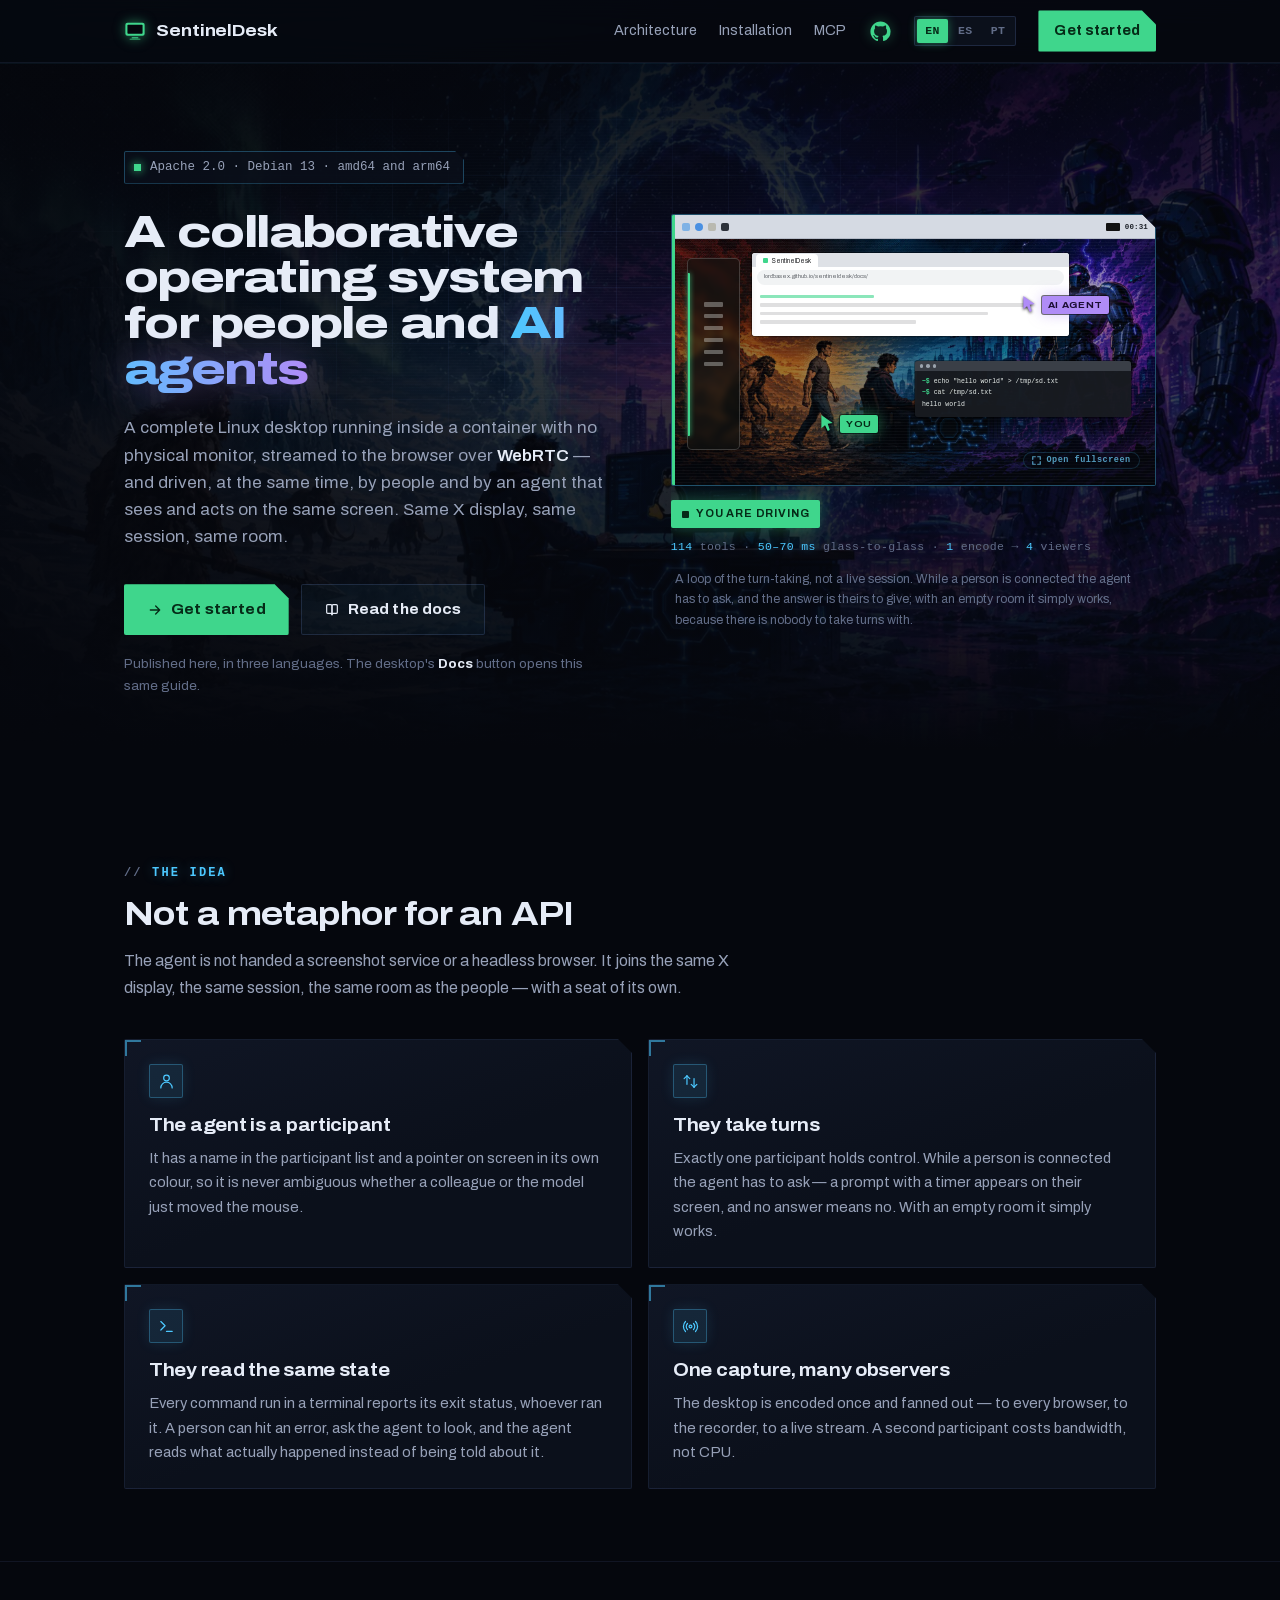
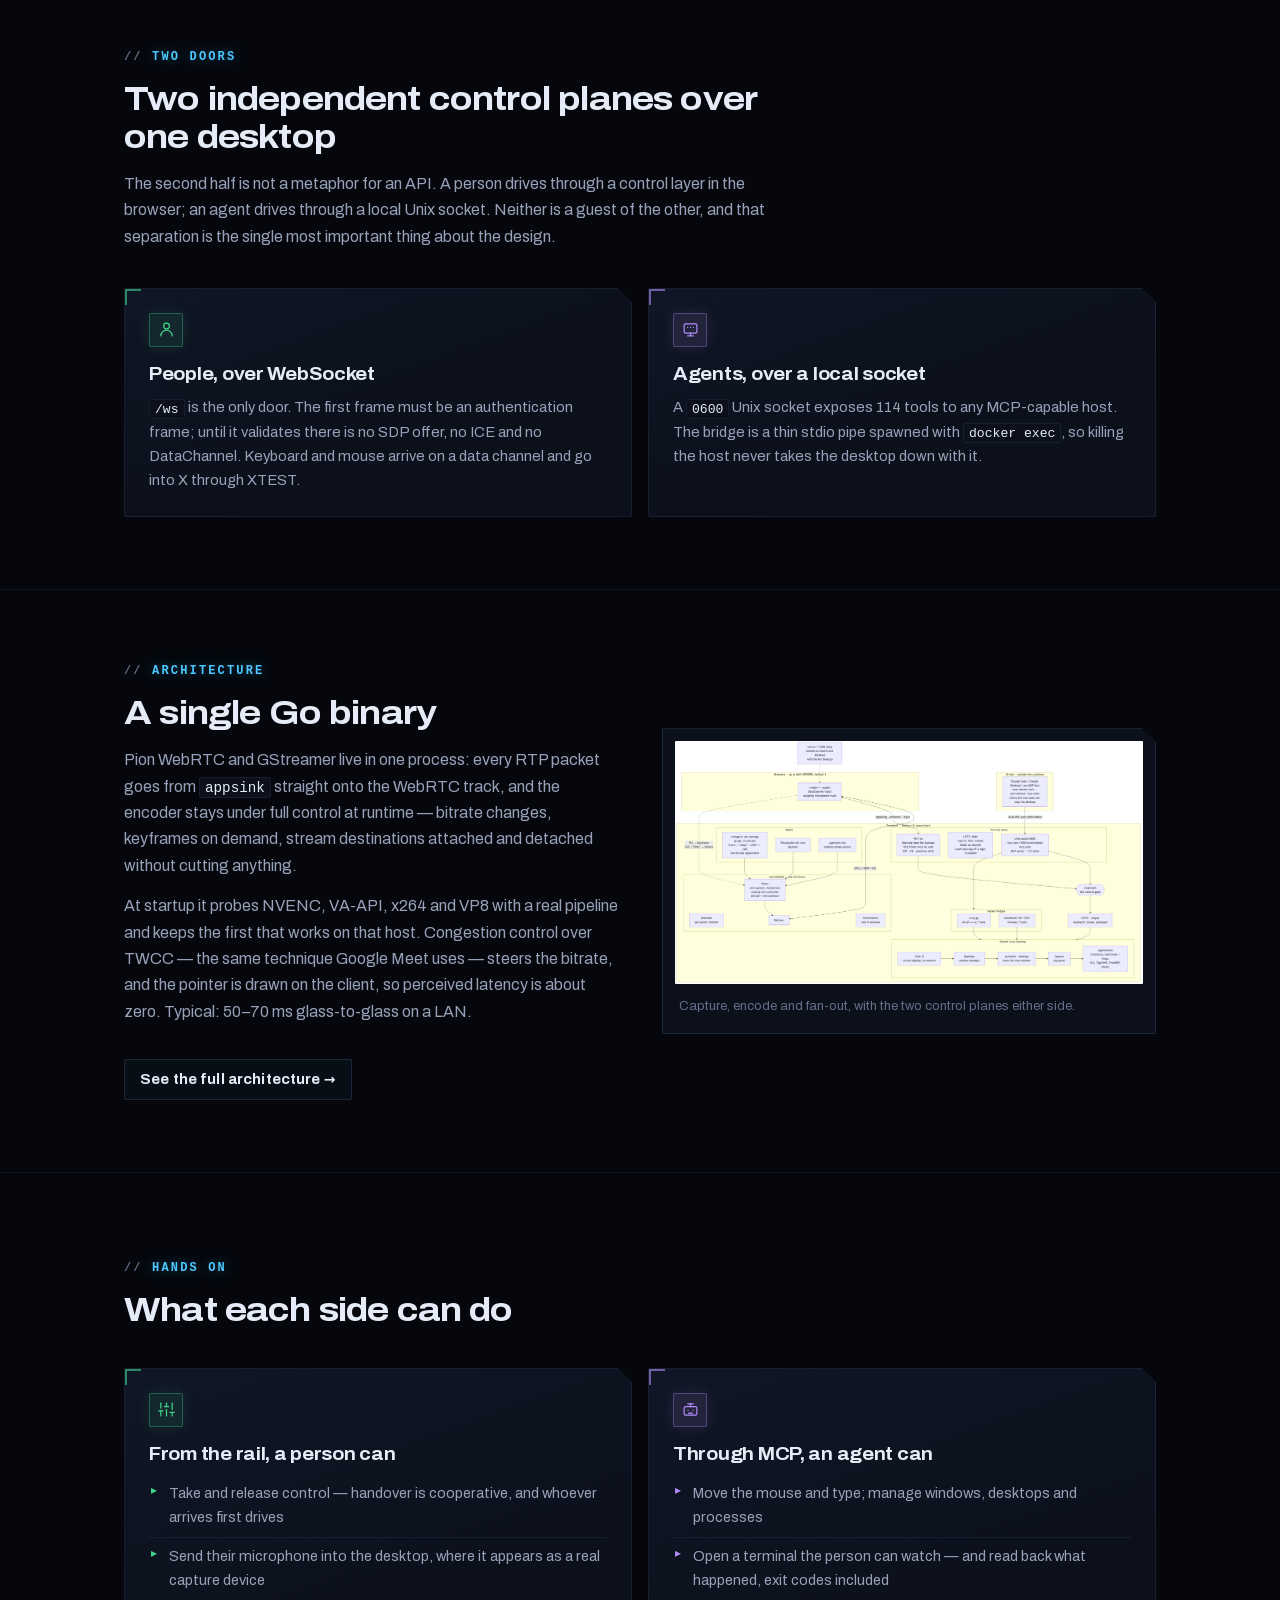
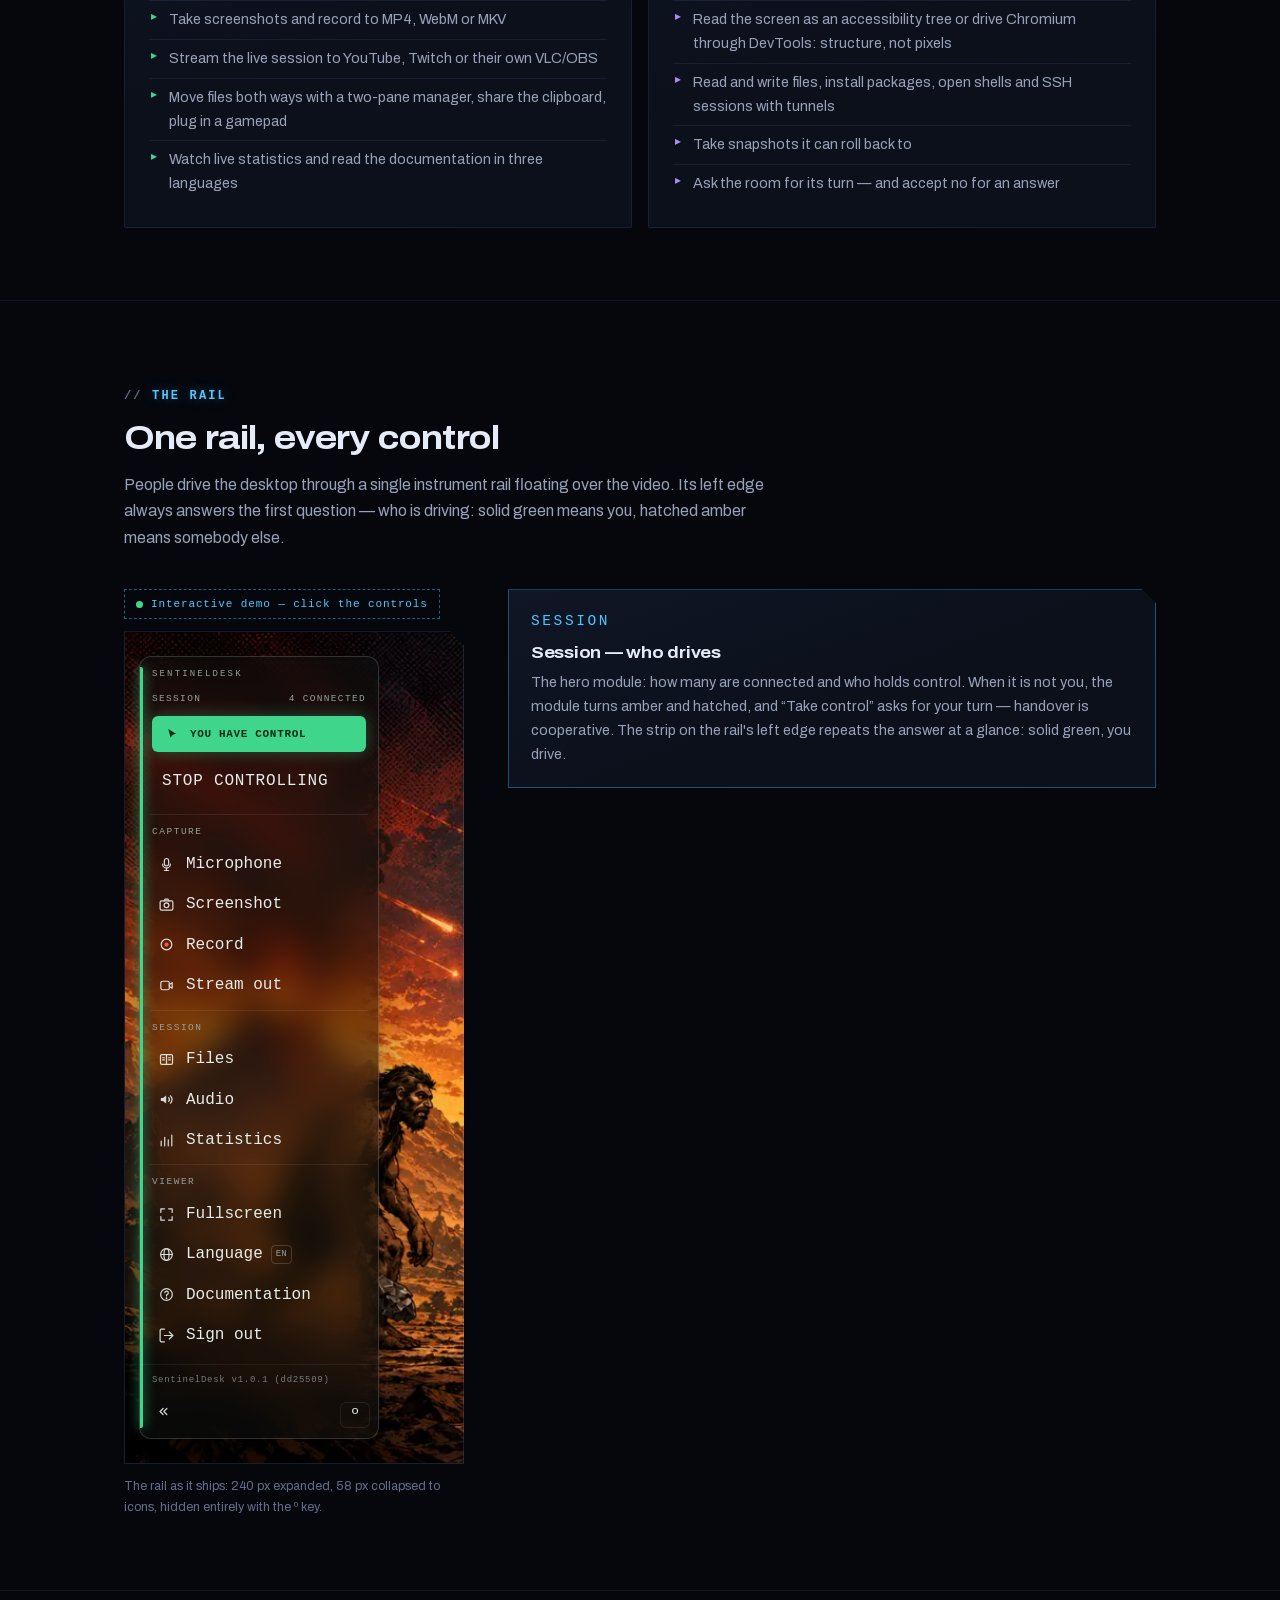
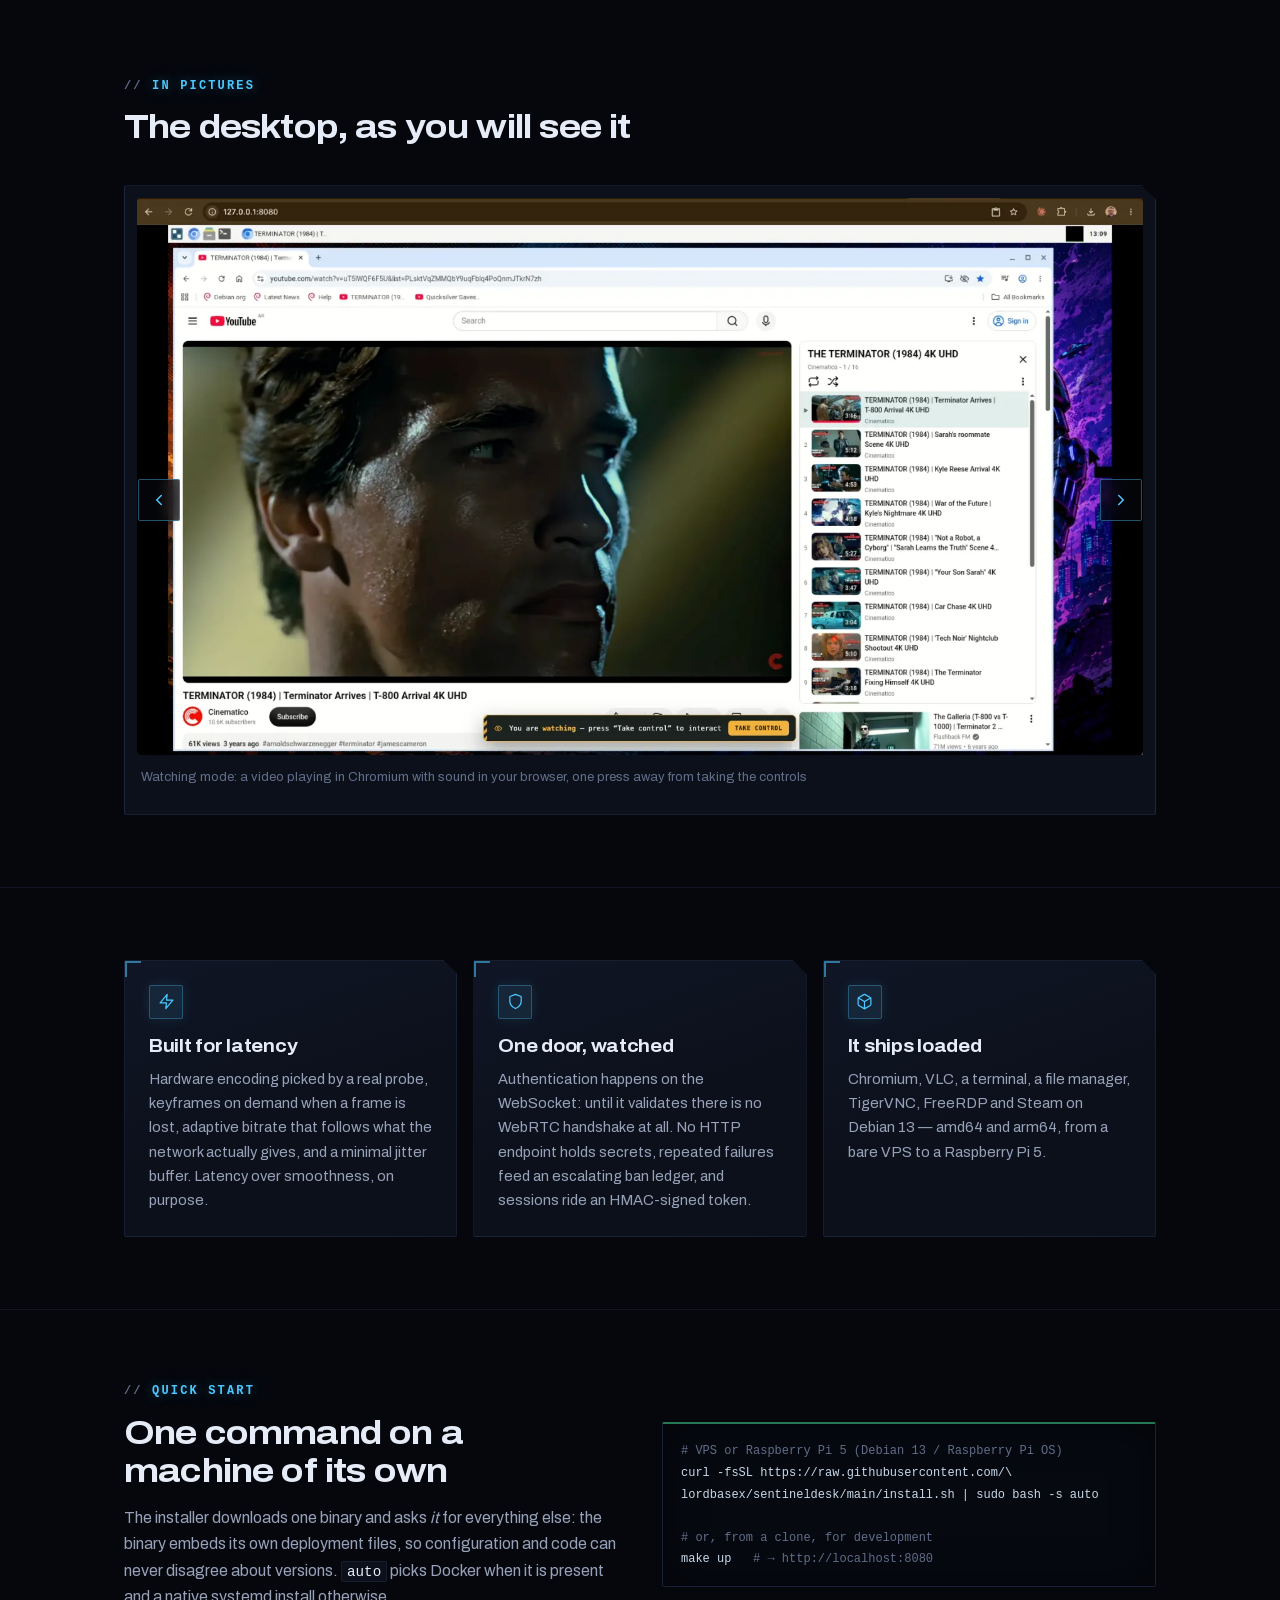
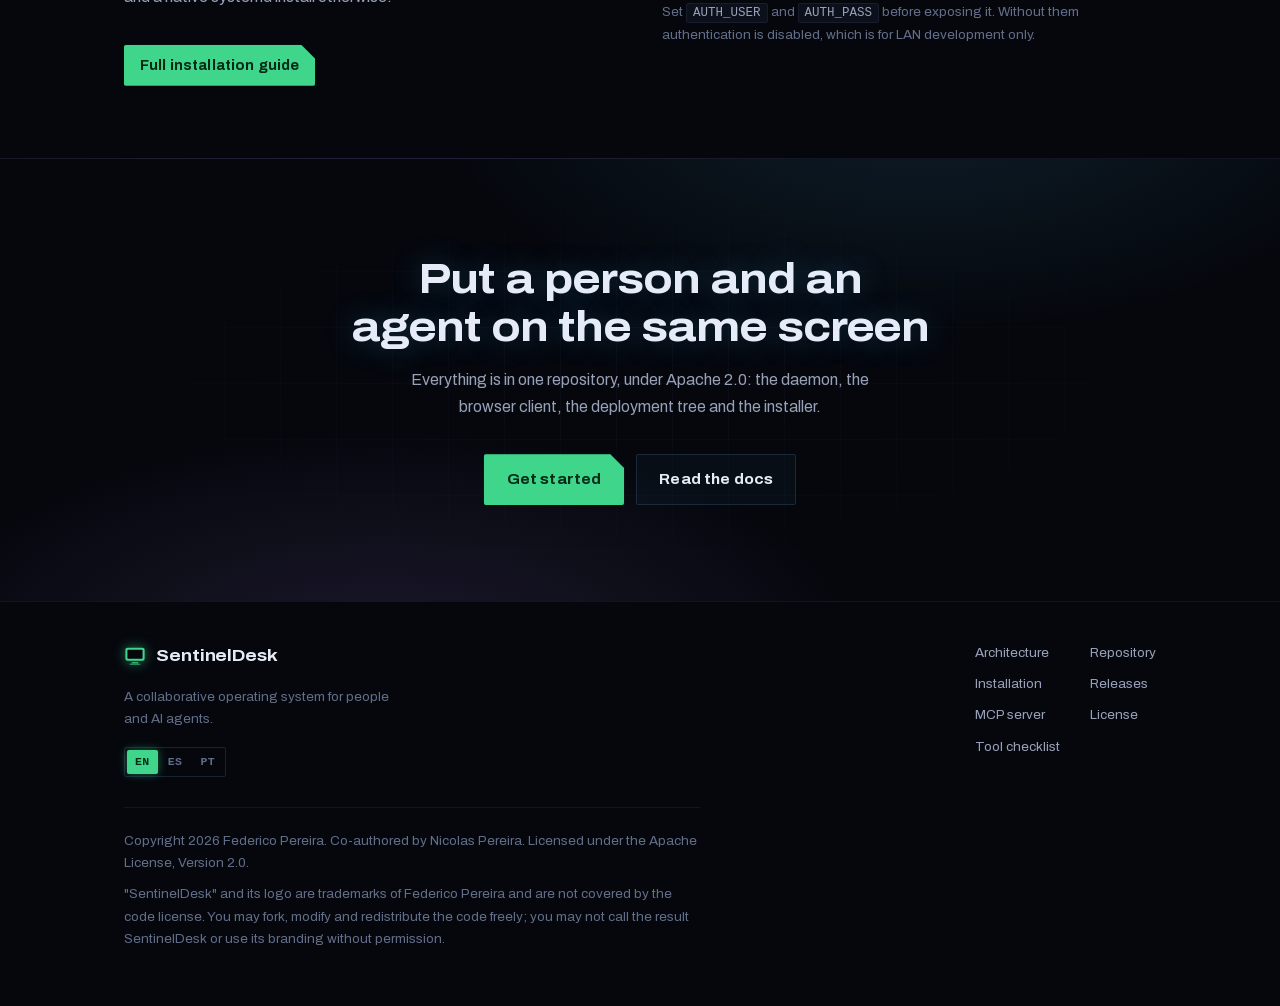
<file: docs/index.html>
<!doctype html>
<!--
 * SentinelDesk
 * A collaborative operating system for people and AI agents.
 *
 * Copyright 2026 Federico Pereira <fpereira@cnsoluciones.com>
 * Co-authored by Nicolas Pereira <npereira@cnsoluciones.com>
 *
 * Licensed under the Apache License, Version 2.0.
 *
 * This product's name and logo are trademarks of Federico Pereira and are not
 * covered by the license above. See the README for the trademark policy.
 *
 * SPDX-License-Identifier: Apache-2.0
-->

<!--
  Project landing page, published with GitHub Pages at repository level:

      https://lordbasex.github.io/sentineldesk/docs/
      https://lordbasex.github.io/sentineldesk/docs/?lang=pt

  Every internal link is RELATIVE. Pages serves the repository under a path
  prefix (/sentineldesk/), so an absolute "/docs/x.html" resolves against the
  domain root and 404s.

  The prose lives in lang/*.json and is applied by i18n.js. English is written
  into the markup as well, deliberately: the page is readable before the script
  runs, and if the script never runs at all a visitor still gets the whole site
  rather than a skeleton of empty elements.

  The content follows the README's own argument, in its order: the idea (the
  agent is a participant), the two doors, the single binary, what each side can
  do, and the three properties that matter to whoever will run it (latency,
  security, what ships inside).
-->
<html lang="en">
<head>
<meta charset="utf-8">
<meta name="viewport" content="width=device-width, initial-scale=1">
<title>SentinelDesk — A collaborative operating system for people and AI agents</title>
<meta name="page-key" content="home.title">
<meta name="description" content="A full Linux desktop in a container, streamed to the browser over WebRTC, driven at the same time by people and by AI agents through 114 MCP tools.">

<meta property="og:title" content="SentinelDesk">
<meta property="og:description" content="A full Linux desktop in a container, streamed to the browser over WebRTC, driven at the same time by people and by AI agents.">
<meta property="og:type" content="website">
<meta property="og:image" content="architecture.png">

<link rel="icon" href="data:image/svg+xml,%3Csvg xmlns='http://www.w3.org/2000/svg' viewBox='0 0 64 64'%3E%3Crect x='4' y='8' width='56' height='38' rx='6' fill='%233FD68C'/%3E%3Crect x='10' y='14' width='44' height='26' rx='2' fill='%230C0E0D'/%3E%3Crect x='22' y='50' width='20' height='4' rx='2' fill='%233FD68C'/%3E%3Crect x='16' y='54' width='32' height='4' rx='2' fill='%232AA96C'/%3E%3C/svg%3E">
<link rel="stylesheet" href="sentineldesk.css">
</head>
<body>

<a class="skip" href="#main" data-i18n="nav.skip">Skip to content</a>

<header>
  <div class="wrap">
    <a class="brand" href="index.html" aria-label="SentinelDesk">
      <svg viewBox="0 0 64 64" aria-hidden="true">
        <rect class="scr" x="4" y="8" width="56" height="38" rx="6"/>
        <rect class="gls" x="10" y="14" width="44" height="26" rx="2"/>
        <rect class="scr" x="22" y="50" width="20" height="4" rx="2"/>
        <rect class="std" x="16" y="54" width="32" height="4" rx="2"/>
      </svg>
      <span>SentinelDesk</span>
    </a>
    <nav aria-label="Main">
      <a href="arquitectura.html" data-i18n="nav.architecture">Architecture</a>
      <a href="guide/index.html#install" data-i18n="nav.installation">Installation</a>
      <a class="hide-sm" href="https://github.com/lordbasex/sentineldesk/blob/main/docs/mcp.md" data-i18n="nav.mcp">MCP</a>
      <!-- The repository, as a mark rather than another word in the row: it is
           the one destination here that everybody already recognises by shape.
           Green like the brand, because it belongs to the product and not to
           the page. -->
      <a class="ghub" href="https://github.com/lordbasex/sentineldesk"
         aria-label="GitHub" title="GitHub">
        <svg viewBox="0 0 24 24" aria-hidden="true"><path d="M12 .5C5.73.5.5 5.73.5 12c0 5.08 3.29 9.39 7.86 10.91.58.11.79-.25.79-.56 0-.27-.01-1.01-.02-1.99-3.2.7-3.87-1.54-3.87-1.54-.53-1.34-1.29-1.69-1.29-1.69-1.05-.72.08-.71.08-.71 1.16.08 1.77 1.19 1.77 1.19 1.03 1.77 2.7 1.26 3.36.96.11-.75.4-1.26.73-1.55-2.55-.29-5.24-1.28-5.24-5.69 0-1.26.45-2.29 1.19-3.1-.12-.29-.52-1.46.11-3.05 0 0 .97-.31 3.18 1.18a11.05 11.05 0 0 1 5.8 0c2.21-1.49 3.18-1.18 3.18-1.18.63 1.59.23 2.76.11 3.05.74.81 1.19 1.84 1.19 3.1 0 4.42-2.7 5.4-5.26 5.68.41.36.78 1.07.78 2.16 0 1.56-.01 2.82-.01 3.2 0 .31.21.68.8.56A11.51 11.51 0 0 0 23.5 12C23.5 5.73 18.27.5 12 .5z"/></svg>
      </a>
      <div class="langs" data-lang-switcher role="group" aria-label="Language"></div>
      <a class="btn btn-primary btn-sm" href="guide/index.html#install" data-i18n="nav.start">Get started</a>
    </nav>
  </div>
</header>

<main id="main" tabindex="-1">

  <!-- ── hero ────────────────────────────────────────────────────────────── -->
  <div class="hero">
    <div class="wrap">
     <div class="hero-grid">
      <div class="hero-copy">
      <p class="eyebrow"><span class="dot" aria-hidden="true"></span> <span data-i18n="home.eyebrow">Apache 2.0 · Debian 13 · amd64 and arm64</span></p>

      <h1 data-i18n-html="home.h1">A collaborative operating system for people and <span class="accent">AI agents</span></h1>

      <p class="lede" data-i18n-html="home.lede">
        A complete Linux desktop running inside a container with no physical monitor,
        streamed to the browser over <strong>WebRTC</strong> — and driven, at the same time,
        by people and by an agent that sees and acts on the same screen.
        Same X display, same session, same room.
      </p>

      <div class="cta">
        <a class="btn btn-primary" href="guide/index.html#install">
          <svg viewBox="0 0 24 24" fill="none" stroke="currentColor" stroke-width="2" stroke-linecap="round" stroke-linejoin="round" aria-hidden="true">
            <path d="M5 12h14M13 6l6 6-6 6"/>
          </svg>
          <span data-i18n="home.cta.start">Get started</span>
        </a>
        <a class="btn btn-ghost" href="guide/index.html">
          <svg viewBox="0 0 24 24" fill="none" stroke="currentColor" stroke-width="1.8" stroke-linecap="round" stroke-linejoin="round" aria-hidden="true">
            <path d="M4 5.5A1.5 1.5 0 015.5 4H10a2 2 0 012 2v13a2 2 0 00-2-2H5.5A1.5 1.5 0 014 15.5z"/>
            <path d="M20 5.5A1.5 1.5 0 0018.5 4H14a2 2 0 00-2 2v13a2 2 0 012-2h4.5a1.5 1.5 0 001.5-1.5z"/>
          </svg>
          <span data-i18n="home.cta.docs">Read the docs</span>
        </a>
      </div>

      <p class="hero-note" data-i18n-html="home.note">
        Published here, in three languages. The desktop's <strong>Docs</strong> button opens
        this same guide.
      </p>

      </div>

      <!-- The signature. Its insides are decorative in the accessibility
           sense — the caption carries the whole meaning in words instead,
           and it is translated like everything else.

           The frame itself is not decorative: pressing it opens the
           interactive desktop, exactly what the rail's Fullscreen row does.
           So it takes the button role and a name, and aria-hidden moves down
           onto the two children that really are only a picture of a desktop. -->
      <figure class="console">
        <div class="console-frame" role="button" tabindex="0"
             data-i18n-aria="home.demo.open"
             aria-label="Open the interactive desktop, fullscreen">
          <div class="rail" aria-hidden="true"></div>
          <div class="screen" aria-hidden="true">
            <div class="panel">
              <i class="a1"></i><i class="a2"></i><i class="a3"></i><i class="a4"></i>
              <span class="spacer"></span><u class="tray"></u><b class="clock">00:31</b>
            </div>
            <div class="mrail" aria-hidden="true">
              <i class="sig"></i>
              <u class="chip"></u>
              <u></u><u></u><u></u><u></u><u></u><u></u>
            </div>
            <div class="win win-a">
              <div class="cbar"><span class="ctab"><i></i>SentinelDesk</span></div>
              <div class="curl">lordbasex.github.io/sentineldesk/docs/</div>
              <div class="cpage">
                <u class="on" style="width:38%"></u>
                <u style="width:88%"></u>
                <u style="width:76%"></u>
                <u style="width:52%"></u>
              </div>
            </div>
            <div class="win win-b">
              <div class="tbar"><i></i><i></i><i></i></div>
              <div class="tbody">
                <span class="tl"><b>~$</b> echo "hello world" &gt; /tmp/sd.txt</span>
                <span class="tl"><b>~$</b> cat /tmp/sd.txt</span>
                <span class="tl">hello world</span>
              </div>
            </div>
            <span class="caret"></span>

            <div class="ptr ptr-you">
              <svg viewBox="0 0 12 17"><path d="M0 0l12 8.5-5.2.9L9 16l-2.2 1-2.9-6.1L0 14z"/></svg>
              <span data-i18n="home.demo.you">You</span>
            </div>
            <div class="ptr ptr-agent">
              <svg viewBox="0 0 12 17"><path d="M0 0l12 8.5-5.2.9L9 16l-2.2 1-2.9-6.1L0 14z"/></svg>
              <span data-i18n="home.demo.agent">AI agent</span>
            </div>

            <!-- The affordance. Without it the frame is a picture that
                 happens to react when pressed; with it, one quiet line says
                 so. It sits still and only brightens, because the loop
                 behind it is already the moving part of this panel. -->
            <span class="screen-open">
              <svg viewBox="0 0 12 12"><path d="M1 4.4V1h3.4M7.6 1H11v3.4M11 7.6V11H7.6M4.4 11H1V7.6"/></svg>
              <span data-i18n="home.demo.open.hint">Open fullscreen</span>
            </span>
          </div>
        </div>

        <div class="console-bar" aria-hidden="true">
          <div class="chip-stack">
            <span class="chip chip-you"><b></b><span data-i18n="home.demo.chip.you">You are driving</span></span>
            <span class="chip chip-ask"><b></b><span data-i18n="home.demo.chip.ask">AI agent is asking for control</span></span>
            <span class="chip chip-agent"><b></b><span data-i18n="home.demo.chip.agent">AI agent is driving</span></span>
          </div>
          <p class="readout" data-i18n-html="home.demo.readout"><em>114</em> tools · <em>50–70 ms</em> glass-to-glass · <em>1</em> encode → <em>4</em> viewers</p>
        </div>

        <figcaption data-i18n="home.demo.cap">
          A loop of the turn-taking, not a live session. While a person is connected the
          agent has to ask, and the answer is theirs to give; with an empty room it simply
          works, because there is nobody to take turns with.
        </figcaption>
      </figure>
     </div>
    </div>
  </div>

  <!-- ── the idea ────────────────────────────────────────────────────────── -->
  <section>
    <div class="wrap">
      <div class="sec-head">
        <p class="kicker" data-i18n="home.idea.kicker">The idea</p>
        <h2 data-i18n="home.idea.h2">Not a metaphor for an API</h2>
        <p data-i18n="home.idea.p">
          The agent is not handed a screenshot service or a headless browser. It joins the
          same X display, the same session, the same room as the people — with a seat of
          its own.
        </p>
      </div>

      <div class="grid c2">
        <div class="card">
          <div class="ic" aria-hidden="true">
            <svg viewBox="0 0 24 24"><path d="M12 11a4 4 0 100-8 4 4 0 000 8z"/><path d="M4 21a8 8 0 0116 0"/></svg>
          </div>
          <h3 data-i18n="home.idea.c1.h3">The agent is a participant</h3>
          <p data-i18n="home.idea.c1.p">
            It has a name in the participant list and a pointer on screen in its own colour,
            so it is never ambiguous whether a colleague or the model just moved the mouse.
          </p>
        </div>

        <div class="card">
          <div class="ic" aria-hidden="true">
            <svg viewBox="0 0 24 24"><path d="M7 16V4"/><path d="M7 4L3 8"/><path d="M7 4l4 4"/><path d="M17 8v12"/><path d="M17 20l4-4"/><path d="M17 20l-4-4"/></svg>
          </div>
          <h3 data-i18n="home.idea.c2.h3">They take turns</h3>
          <p data-i18n="home.idea.c2.p">
            Exactly one participant holds control. While a person is connected the agent has
            to ask — a prompt with a timer appears on their screen, and no answer means no.
            With an empty room it simply works.
          </p>
        </div>

        <div class="card">
          <div class="ic" aria-hidden="true">
            <svg viewBox="0 0 24 24"><path d="M4 17l6-6-6-6"/><path d="M12 19h8"/></svg>
          </div>
          <h3 data-i18n="home.idea.c3.h3">They read the same state</h3>
          <p data-i18n="home.idea.c3.p">
            Every command run in a terminal reports its exit status, whoever ran it. A person
            can hit an error, ask the agent to look, and the agent reads what actually
            happened instead of being told about it.
          </p>
        </div>

        <div class="card">
          <div class="ic" aria-hidden="true">
            <svg viewBox="0 0 24 24"><circle cx="12" cy="12" r="2"/><path d="M16.24 7.76a6 6 0 010 8.49"/><path d="M7.76 16.24a6 6 0 010-8.49"/><path d="M19.07 4.93a10 10 0 010 14.14"/><path d="M4.93 19.07a10 10 0 010-14.14"/></svg>
          </div>
          <h3 data-i18n="home.idea.c4.h3">One capture, many observers</h3>
          <p data-i18n="home.idea.c4.p">
            The desktop is encoded once and fanned out — to every browser, to the recorder,
            to a live stream. A second participant costs bandwidth, not CPU.
          </p>
        </div>
      </div>
    </div>
  </section>

  <!-- ── the two control planes ──────────────────────────────────────────── -->
  <section>
    <div class="wrap">
      <div class="sec-head">
        <p class="kicker" data-i18n="home.planes.kicker">Two doors</p>
        <h2 data-i18n="home.planes.h2">Two independent control planes over one desktop</h2>
        <p data-i18n="home.planes.p">
          The second half is not a metaphor for an API. A person drives through a control
          layer in the browser; an agent drives through a local Unix socket. Neither is a
          guest of the other, and that separation is the single most important thing about
          the design.
        </p>
      </div>

      <div class="grid c2">
        <div class="card you">
          <div class="ic" aria-hidden="true">
            <svg viewBox="0 0 24 24"><path d="M12 11a4 4 0 100-8 4 4 0 000 8z"/><path d="M4 21a8 8 0 0116 0"/></svg>
          </div>
          <h3 data-i18n="home.c1.h3">People, over WebSocket</h3>
          <p data-i18n-html="home.c1.p">
            <code>/ws</code> is the only door. The first frame must be an authentication frame;
            until it validates there is no SDP offer, no ICE and no DataChannel. Keyboard and
            mouse arrive on a data channel and go into X through XTEST.
          </p>
        </div>

        <div class="card watch">
          <div class="ic" aria-hidden="true">
            <svg viewBox="0 0 24 24"><rect x="3" y="4" width="18" height="13" rx="2"/><path d="M8 21h8M12 17v4M8 9h.01M12 9h.01M16 9h.01"/></svg>
          </div>
          <h3 data-i18n="home.c2.h3">Agents, over a local socket</h3>
          <p data-i18n-html="home.c2.p">
            A <code>0600</code> Unix socket exposes 114 tools to any MCP-capable host. The bridge
            is a thin stdio pipe spawned with <code>docker exec</code>, so killing the host never
            takes the desktop down with it.
          </p>
        </div>
      </div>
    </div>
  </section>

  <!-- ── architecture ────────────────────────────────────────────────────── -->
  <section>
    <div class="wrap">
      <div class="split">
        <div>
          <p class="kicker" data-i18n="home.arch.kicker">Architecture</p>
          <h2 data-i18n="home.arch.h2">A single Go binary</h2>
          <p style="margin-top:14px" data-i18n-html="home.arch.p1">
            Pion WebRTC and GStreamer live in one process: every RTP packet goes from
            <code>appsink</code> straight onto the WebRTC track, and the encoder stays under
            full control at runtime — bitrate changes, keyframes on demand, stream
            destinations attached and detached without cutting anything.
          </p>
          <p style="margin-top:14px" data-i18n="home.arch.p2">
            At startup it probes NVENC, VA-API, x264 and VP8 with a real pipeline and keeps
            the first that works on that host. Congestion control over TWCC — the same
            technique Google Meet uses — steers the bitrate, and the pointer is drawn on the
            client, so perceived latency is about zero. Typical: 50–70 ms glass-to-glass on
            a LAN.
          </p>
          <div class="cta">
            <a class="btn btn-ghost btn-sm" href="arquitectura.html" data-i18n="home.arch.link">See the full architecture →</a>
          </div>
        </div>
        <figure>
          <img src="architecture.png" width="2384" height="1237"
               data-i18n-alt="home.arch.alt"
               alt="SentinelDesk architecture: the container's X display captured once by GStreamer, encoded and fanned out over WebRTC to several browsers, with a parallel MCP control plane over a local Unix socket.">
          <figcaption data-i18n="home.arch.cap">Capture, encode and fan-out, with the two control planes either side.</figcaption>
        </figure>
      </div>
    </div>
  </section>

  <!-- ── what each side can do ───────────────────────────────────────────── -->
  <section>
    <div class="wrap">
      <div class="sec-head">
        <p class="kicker" data-i18n="home.sides.kicker">Hands on</p>
        <h2 data-i18n="home.sides.h2">What each side can do</h2>
      </div>

      <div class="grid c2">
        <div class="card you">
          <div class="ic" aria-hidden="true">
            <svg viewBox="0 0 24 24"><path d="M4 21v-7"/><path d="M4 10V3"/><path d="M12 21v-9"/><path d="M12 8V3"/><path d="M20 21v-5"/><path d="M20 12V3"/><path d="M1 14h6"/><path d="M9 8h6"/><path d="M17 16h6"/></svg>
          </div>
          <h3 data-i18n="home.side.you.h3">From the rail, a person can</h3>
          <ul class="feats">
            <li data-i18n="home.side.you.li1">Take and release control — handover is cooperative, and whoever arrives first drives</li>
            <li data-i18n="home.side.you.li2">Send their microphone into the desktop, where it appears as a real capture device</li>
            <li data-i18n="home.side.you.li3">Take screenshots and record to MP4, WebM or MKV</li>
            <li data-i18n="home.side.you.li4">Stream the live session to YouTube, Twitch or their own VLC/OBS</li>
            <li data-i18n="home.side.you.li5">Move files both ways with a two-pane manager, share the clipboard, plug in a gamepad</li>
            <li data-i18n="home.side.you.li6">Watch live statistics and read the documentation in three languages</li>
          </ul>
        </div>

        <div class="card watch">
          <div class="ic" aria-hidden="true">
            <svg viewBox="0 0 24 24"><rect x="3" y="8" width="18" height="12" rx="2"/><path d="M12 8V4"/><path d="M8 4h8"/><path d="M8.5 13h.01"/><path d="M15.5 13h.01"/><path d="M9 17h6"/></svg>
          </div>
          <h3 data-i18n="home.side.agent.h3">Through MCP, an agent can</h3>
          <ul class="feats">
            <li data-i18n="home.side.agent.li1">Move the mouse and type; manage windows, desktops and processes</li>
            <li data-i18n="home.side.agent.li2">Open a terminal the person can watch — and read back what happened, exit codes included</li>
            <li data-i18n="home.side.agent.li3">Read the screen as an accessibility tree or drive Chromium through DevTools: structure, not pixels</li>
            <li data-i18n="home.side.agent.li4">Read and write files, install packages, open shells and SSH sessions with tunnels</li>
            <li data-i18n="home.side.agent.li5">Take snapshots it can roll back to</li>
            <li data-i18n="home.side.agent.li6">Ask the room for its turn — and accept no for an answer</li>
          </ul>
        </div>
      </div>
    </div>
  </section>

  <!-- ── the rail, control by control — a working simulation ─────────────── -->
  <section>
    <div class="wrap">
      <div class="sec-head">
        <p class="kicker" data-i18n="home.rail.kicker">The rail</p>
        <h2 data-i18n="home.rail.h2">One rail, every control</h2>
        <p data-i18n="home.rail.p">
          People drive the desktop through a single instrument rail floating over the
          video. Its left edge always answers the first question — who is driving:
          solid green means you, hatched amber means somebody else.
        </p>
      </div>

      <div class="rlx-wrap">
        <div>
          <p class="rlx-demo-tag"><span class="rlx-dot"></span><span data-i18n="home.rail.demo">Interactive demo — click the controls</span></p>
          <div class="rlx-scene" id="rlx-scene" data-p="you">
            <div class="rlx-rail" id="rlx-rail" data-c="0" data-h="0" data-p="you">
              <span class="rlx-strip rlx-strip-you"></span>
              <span class="rlx-strip rlx-strip-other"></span>
              <div class="rlx-head"><span class="rlx-hx">SENTINELDESK</span><span class="rlx-hc">SD</span></div>
              <div class="rlx-mod" data-k="a1">
                <div class="rlx-cap"><span data-i18n="home.rail.l.session">Session</span><span class="rlx-count" data-i18n="home.rail.count">4 connected</span></div>
                <div class="rlx-only-you">
                  <div class="rlx-you"><span class="rlx-ic"><svg width="14" height="14" viewBox="0 0 24 24"><path d="M5.5 3.5l13.5 8-6 1.6-3.4 5.4z" fill="currentColor"/></svg></span><span data-i18n="home.rail.l.youHave">You have control</span></div>
                  <button type="button" class="rlx-release" id="rlx-release" data-i18n="home.rail.l.release" data-i18n-title="home.rail.l.releaseHint" title="go back to watching">Stop controlling</button>
                </div>
                <div class="rlx-only-other">
                  <div class="rlx-other"><span class="rlx-ic"><svg width="15" height="15" viewBox="0 0 24 24" fill="none" stroke="currentColor" stroke-width="1.8" stroke-linecap="round" stroke-linejoin="round"><path d="M2.5 12S6 5.6 12 5.6 21.5 12 21.5 12 18 18.4 12 18.4 2.5 12 2.5 12z"/><circle cx="12" cy="12" r="2.7"/></svg></span><span data-i18n="home.rail.l.otherHas">AI agent has control</span></div>
                  <button type="button" class="rlx-take" id="rlx-take" data-i18n="home.rail.l.take">Take control</button>
                </div>
              </div>
              <div class="rlx-div"></div>
              <div class="rlx-g" data-i18n="home.rail.l.gcap">Capture</div>
              <div class="rlx-rows">
                <button type="button" class="rlx-row" id="rlx-mic" data-k="a2"><span class="rlx-ic"><svg width="17" height="17" viewBox="0 0 24 24" fill="none" stroke="currentColor" stroke-width="1.7" stroke-linecap="round" stroke-linejoin="round"><rect x="9" y="3.5" width="6" height="10.5" rx="3"/><path d="M6.5 11.5a5.5 5.5 0 0 0 11 0"/><path d="M12 17v3.5M9 20.5h6"/></svg></span><span class="rlx-lab" data-i18n="home.rail.l.mic">Microphone</span><span class="rlx-live" data-i18n="home.rail.l.live">LIVE</span></button>
                <button type="button" class="rlx-row" id="rlx-shot" data-k="a3"><span class="rlx-ic"><svg width="17" height="17" viewBox="0 0 24 24" fill="none" stroke="currentColor" stroke-width="1.7" stroke-linecap="round" stroke-linejoin="round"><rect x="3" y="7" width="18" height="13" rx="2"/><path d="M8.5 7l1.6-2.5h3.8L15.5 7"/><circle cx="12" cy="13.2" r="3.4"/></svg></span><span class="rlx-lab" data-i18n="home.rail.l.shot">Screenshot</span></button>
                <button type="button" class="rlx-row" id="rlx-rec" data-k="a4"><span class="rlx-ic"><svg width="17" height="17" viewBox="0 0 24 24" fill="none" stroke="currentColor" stroke-width="1.7"><circle class="ring" cx="12" cy="12" r="7.5"/><circle class="dot-in" cx="12" cy="12" r="3" fill="#FF5D55" stroke="none"/><rect class="stop-in" x="8.8" y="8.8" width="6.4" height="6.4" rx="1"/></svg></span><span class="rlx-lab" data-i18n="home.rail.l.rec">Record</span><span class="rlx-rectime" id="rlx-rectime">0:00</span></button>
                <button type="button" class="rlx-row" id="rlx-rtmp" data-k="a12"><span class="rlx-ic"><svg width="17" height="17" viewBox="0 0 24 24" fill="none" stroke="currentColor" stroke-width="1.7" stroke-linecap="round" stroke-linejoin="round"><path d="M4 8.5a2.5 2.5 0 0 1 2.5-2.5h7A2.5 2.5 0 0 1 16 8.5v7a2.5 2.5 0 0 1-2.5 2.5h-7A2.5 2.5 0 0 1 4 15.5z"/><path d="M16 10.5l4-2.5v8l-4-2.5z"/></svg></span><span class="rlx-lab" data-i18n="home.rail.l.stream">Stream out</span><span class="rlx-live" id="rlx-rtmp-live" data-i18n="home.rail.l.live">LIVE</span></button>
              </div>
              <div class="rlx-div"></div>
              <div class="rlx-g" data-i18n="home.rail.l.gses">Session</div>
              <div class="rlx-rows">
                <button type="button" class="rlx-row" id="rlx-files" data-k="a5"><span class="rlx-ic"><svg width="17" height="17" viewBox="0 0 24 24" fill="none" stroke="currentColor" stroke-width="1.7" stroke-linecap="round"><rect x="3.5" y="5" width="17" height="14" rx="2"/><path d="M12 5v14"/><path d="M6.5 9.5h2.5M6.5 12.5h2.5M15 9.5h2.5M15 12.5h2.5"/></svg></span><span class="rlx-lab" data-i18n="home.rail.l.files">Files</span></button>
                <button type="button" class="rlx-row" id="rlx-audio" data-k="a6"><span class="rlx-ic"><svg width="17" height="17" viewBox="0 0 24 24" fill="none" stroke="currentColor" stroke-width="1.7" stroke-linecap="round" stroke-linejoin="round"><path d="M4 10v4h3l4.5 3.8V6.2L7 10z" fill="currentColor" stroke="none"/><path d="M15 9.3a4 4 0 0 1 0 5.4"/><path d="M17.6 6.8a8 8 0 0 1 0 10.4"/></svg></span><span class="rlx-lab" data-i18n="home.rail.l.audio">Audio</span></button>
                <button type="button" class="rlx-row" id="rlx-stats" data-k="a7"><span class="rlx-ic"><svg width="17" height="17" viewBox="0 0 24 24" fill="none" stroke="currentColor" stroke-width="1.7" stroke-linecap="round"><path d="M4.5 19.5V13M9.5 19.5V7.5M14.5 19.5V11M19.5 19.5V4.5"/></svg></span><span class="rlx-lab" data-i18n="home.rail.l.stats">Statistics</span></button>
              </div>
              <div class="rlx-div"></div>
              <div class="rlx-g" data-i18n="home.rail.l.gview">Viewer</div>
              <div class="rlx-rows">
                <button type="button" class="rlx-row" id="rlx-full" data-k="a8"><span class="rlx-ic"><svg width="17" height="17" viewBox="0 0 24 24" fill="none" stroke="currentColor" stroke-width="1.7" stroke-linecap="round" stroke-linejoin="round"><path d="M4 9V4h5M20 9V4h-5M4 15v5h5M20 15v5h-5"/></svg></span><span class="rlx-lab" data-i18n="home.rail.l.full">Fullscreen</span></button>
                <button type="button" class="rlx-row" id="rlx-lang" data-k="a9"><span class="rlx-ic"><svg width="17" height="17" viewBox="0 0 24 24" fill="none" stroke="currentColor" stroke-width="1.7" stroke-linecap="round"><circle cx="12" cy="12" r="8.2"/><ellipse cx="12" cy="12" rx="3.6" ry="8.2"/><path d="M4 12h16"/></svg></span><span class="rlx-lab" data-i18n="home.rail.l.lang">Language</span><span class="rlx-chip" id="rlx-langchip">EN</span></button>
                <button type="button" class="rlx-row" id="rlx-help" data-k="a13">
                  <span class="rlx-ic"><svg width="17" height="17" viewBox="0 0 24 24" fill="none" stroke="currentColor" stroke-width="1.7" stroke-linecap="round" stroke-linejoin="round"><circle cx="12" cy="12" r="8.2"/><path d="M9.6 9.4a2.5 2.5 0 1 1 3.2 2.8c-.6.3-.8.8-.8 1.4v.5"/><path d="M12 17.1v.1" stroke-width="2.4"/></svg></span>
                  <span class="rlx-lab" data-i18n="home.rail.l.docs">Documentation</span>
                </button>
                <button type="button" class="rlx-row" id="rlx-out" data-k="a10"><span class="rlx-ic"><svg width="17" height="17" viewBox="0 0 24 24" fill="none" stroke="currentColor" stroke-width="1.7" stroke-linecap="round" stroke-linejoin="round"><path d="M9 21H5a2 2 0 0 1-2-2V5a2 2 0 0 1 2-2h4"/><path d="M16 17l5-5-5-5M21 12H9"/></svg></span><span class="rlx-lab" data-i18n="home.rail.l.out">Sign out</span></button>
              </div>
              <div class="rlx-about">SentinelDesk v1.0.1 (dd25509)</div>
              <div class="rlx-foot" data-k="a11">
                <button type="button" class="rlx-fbtn" id="rlx-collapse" data-k="a11" aria-label="Collapse">
                  <span class="rlx-cvl"><svg width="15" height="15" viewBox="0 0 24 24" fill="none" stroke="currentColor" stroke-width="1.8" stroke-linecap="round" stroke-linejoin="round"><path d="M11.5 7l-5 5 5 5M17.5 7l-5 5 5 5"/></svg></span>
                  <span class="rlx-cvr"><svg width="15" height="15" viewBox="0 0 24 24" fill="none" stroke="currentColor" stroke-width="1.8" stroke-linecap="round" stroke-linejoin="round"><path d="M6.5 7l5 5-5 5M12.5 7l5 5-5 5"/></svg></span>
                </button>
                <button type="button" class="rlx-fbtn" id="rlx-hide" data-k="a11" aria-label="Hide (º)">º</button>
              </div>
            </div>
            <button type="button" class="rlx-handle" id="rlx-handle" hidden><span>º</span><svg width="12" height="12" viewBox="0 0 24 24" fill="none" stroke="currentColor" stroke-width="2" stroke-linecap="round" stroke-linejoin="round"><path d="M9 6l6 6-6 6"/></svg></button>
            <div class="rlx-recpill" id="rlx-recpill" hidden><span class="rlx-dot rec"></span>REC <span id="rlx-rectime2">0:00</span></div>
            <div class="rlx-desk" id="rlx-desk" hidden>
              <div class="dk-panel">
                <button type="button" class="dk-app" id="dk-app-pc" aria-label="Desktop"><svg width="15" height="15" viewBox="0 0 24 24"><rect x="3" y="3" width="8" height="8" fill="#7fb2e5"/><rect x="13" y="3" width="8" height="8" fill="#4a7cb5"/><rect x="3" y="13" width="8" height="8" fill="#4a7cb5"/><rect x="13" y="13" width="8" height="8" fill="#7fb2e5"/></svg></button>
                <button type="button" class="dk-app" id="dk-app-chrome" aria-label="Chromium"><svg width="16" height="16" viewBox="0 0 24 24"><circle cx="12" cy="12" r="10" fill="#4a90e2"/><circle cx="12" cy="12" r="4.5" fill="#fff"/><circle cx="12" cy="12" r="3" fill="#4a90e2"/></svg></button>
                <button type="button" class="dk-app" id="dk-app-fm" aria-label="Files"><svg width="15" height="15" viewBox="0 0 24 24"><path d="M3 5h7l2 3h9v11H3z" fill="#a8a8a0"/><path d="M3 9h18v10H3z" fill="#c9c9c0"/><path d="M14 4h4v3h-4z" fill="#e8d44d"/></svg></button>
                <button type="button" class="dk-app" id="dk-app-term" aria-label="Terminal"><svg width="15" height="15" viewBox="0 0 24 24"><rect x="2" y="3" width="20" height="18" rx="2" fill="#2d323b"/><path d="M5 8l4 4-4 4" stroke="#8be28b" stroke-width="1.8" fill="none" stroke-linecap="round" stroke-linejoin="round"/><path d="M11 16h7" stroke="#e7edea" stroke-width="1.8" stroke-linecap="round"/></svg></button>
                <span class="dk-spacer"></span>
                <span class="dk-tray"><svg width="22" height="13" viewBox="0 0 22 13"><rect width="22" height="13" rx="1.5" fill="#111"/><rect x="2" y="2" width="18" height="9" fill="#1e2b1e"/><rect x="0" y="4" width="2" height="5" fill="#3FD68C"/></svg></span>
                <span class="dk-clock" id="dk-clock">00:00</span>
                <button type="button" class="dk-exit" id="dk-exit" title="Exit (Esc)"><svg width="13" height="13" viewBox="0 0 24 24" fill="none" stroke="currentColor" stroke-width="2.2" stroke-linecap="round"><path d="M6 6l12 12M18 6L6 18"/></svg></button>
              </div>
              <div class="dk-area" id="dk-area">
                <div class="dk-ptr dk-ptr-nicolas" aria-hidden="true">
                  <svg width="16" height="16" viewBox="0 0 12 17"><path d="M0 0l12 8.5-5.2.9L9 16l-2.2 1-2.9-6.1L0 14z"/></svg>
                  <span>Nicolas</span>
                </div>
                <div class="dk-ptr dk-ptr-federico" aria-hidden="true">
                  <svg width="16" height="16" viewBox="0 0 12 17"><path d="M0 0l12 8.5-5.2.9L9 16l-2.2 1-2.9-6.1L0 14z"/></svg>
                  <span>Federico</span>
                </div>
                <div class="dk-ptr dk-ptr-agent" aria-hidden="true">
                  <svg width="16" height="16" viewBox="0 0 12 17"><path d="M0 0l12 8.5-5.2.9L9 16l-2.2 1-2.9-6.1L0 14z"/></svg>
                  <span data-i18n="home.demo.agent">AI agent</span>
                </div>
                <div class="dk-win dk-chrome" id="dk-chrome" style="left:6%;top:7%;width:66%;height:78%">
                  <div class="dk-cbar" data-dkdrag="dk-chrome">
                    <span class="dk-tab"><svg width="11" height="11" viewBox="0 0 64 64"><rect x="4" y="8" width="56" height="38" rx="6" fill="#3FD68C"/><rect x="10" y="14" width="44" height="26" rx="2" fill="#0C0E0D"/></svg>SentinelDesk</span>
                    <span class="dk-cbtns"><button type="button" class="dk-wbtn" data-dkmin="dk-chrome">─</button><button type="button" class="dk-wbtn">▢</button><button type="button" class="dk-wbtn" data-dkclose="dk-chrome">✕</button></span>
                  </div>
                  <div class="dk-url"><svg width="10" height="10" viewBox="0 0 24 24" fill="none" stroke="#5f6368" stroke-width="2.4" stroke-linecap="round"><rect x="5" y="10" width="14" height="10" rx="2"/><path d="M8 10V7a4 4 0 0 1 8 0v3"/></svg><span>lordbasex.github.io/sentineldesk/docs/</span></div>
                  <iframe class="dk-page" id="dk-frame" title="SentinelDesk site"></iframe>
                </div>
                <div class="dk-win dk-term" id="dk-term" style="left:46%;top:30%;width:48%;height:52%">
                  <div class="dk-tbar" data-dkdrag="dk-term">
                    <span>sentineldesk@desktop: ~</span>
                    <span class="dk-cbtns"><button type="button" class="dk-wbtn" data-dkmin="dk-term">─</button><button type="button" class="dk-wbtn">▢</button><button type="button" class="dk-wbtn" data-dkclose="dk-term">✕</button></span>
                  </div>
                  <div class="dk-tbody" id="dk-tbody"></div>
                </div>
              </div>
            </div>
            <div class="rlx-toast" id="rlx-toast" hidden></div>
            <div class="rlx-flash" id="rlx-flash" hidden></div>
          </div>
          <p class="rlx-capn" data-i18n="home.rail.cap">The rail as it ships: 240 px expanded, 58 px collapsed to icons, hidden entirely with the º key.</p>
        </div>

        <div class="rlx-notes" id="rlx-notes">
          <div class="rlx-note on" data-note="a1"><p class="rlx-note-g" data-i18n="home.rail.l.session">Session</p><h3 data-i18n="home.rail.a1.h"></h3><p data-i18n="home.rail.a1.p"></p></div>
          <div class="rlx-banner" id="rlx-banner" hidden>
            <svg width="16" height="16" viewBox="0 0 24 24" fill="none" stroke="currentColor" stroke-width="1.8" stroke-linecap="round" stroke-linejoin="round"><path d="M2.5 12S6 5.6 12 5.6 21.5 12 21.5 12 18 18.4 12 18.4 2.5 12 2.5 12z"/><circle cx="12" cy="12" r="2.7"/></svg>
            <span data-i18n-html="home.rail.l.watchHtml">You are <b>watching</b> — press “Take control” to interact</span>
            <button type="button" id="rlx-take2" data-i18n="home.rail.l.take">Take control</button>
          </div>
          <div class="rlx-note" data-note="a2"><p class="rlx-note-g" data-i18n="home.rail.l.gcap">Capture</p><h3 data-i18n="home.rail.a2.h"></h3><p data-i18n="home.rail.a2.p"></p></div>
          <div class="rlx-note" data-note="a3"><p class="rlx-note-g" data-i18n="home.rail.l.gcap">Capture</p><h3 data-i18n="home.rail.a3.h"></h3><p data-i18n="home.rail.a3.p"></p></div>
          <div class="rlx-note" data-note="a4"><p class="rlx-note-g" data-i18n="home.rail.l.gcap">Capture</p><h3 data-i18n="home.rail.a4.h"></h3><p data-i18n="home.rail.a4.p"></p></div>
          <div class="rlx-note" data-note="a12"><p class="rlx-note-g" data-i18n="home.rail.l.gcap">Capture</p><h3 data-i18n="home.rail.a12.h"></h3><p data-i18n="home.rail.a12.p"></p></div>
          <div class="rlx-note" data-note="a5"><p class="rlx-note-g" data-i18n="home.rail.l.gses">Session</p><h3 data-i18n="home.rail.a5.h"></h3><p data-i18n="home.rail.a5.p"></p></div>
          <div class="rlx-note" data-note="a6"><p class="rlx-note-g" data-i18n="home.rail.l.gses">Session</p><h3 data-i18n="home.rail.a6.h"></h3><p data-i18n="home.rail.a6.p"></p></div>
          <div class="rlx-note" data-note="a7"><p class="rlx-note-g" data-i18n="home.rail.l.gses">Session</p><h3 data-i18n="home.rail.a7.h"></h3><p data-i18n="home.rail.a7.p"></p></div>
          <div class="rlx-note" data-note="a8"><p class="rlx-note-g" data-i18n="home.rail.l.gview">Viewer</p><h3 data-i18n="home.rail.a8.h"></h3><p data-i18n="home.rail.a8.p"></p></div>
          <div class="rlx-note" data-note="a9"><p class="rlx-note-g" data-i18n="home.rail.l.gview">Viewer</p><h3 data-i18n="home.rail.a9.h"></h3><p data-i18n="home.rail.a9.p"></p></div>
          <div class="rlx-note" data-note="a13"><p class="rlx-note-g" data-i18n="home.rail.l.gview">Viewer</p><h3 data-i18n="home.rail.a13.h"></h3><p data-i18n="home.rail.a13.p"></p></div>
          <div class="rlx-note" data-note="a10"><p class="rlx-note-g" data-i18n="home.rail.l.gview">Viewer</p><h3 data-i18n="home.rail.a10.h"></h3><p data-i18n="home.rail.a10.p"></p></div>
          <div class="rlx-note" data-note="a11"><p class="rlx-note-g" data-i18n="home.rail.l.gfoot">The rail itself</p><h3 data-i18n="home.rail.a11.h"></h3><p data-i18n="home.rail.a11.p"></p></div>
          <div class="rlx-pop" id="rlx-pop" hidden>
            <div class="rlx-st-head"><span>WEBRTC</span><span class="rlx-st-live"></span><button type="button" id="rlx-pop-close" aria-label="Close"><svg width="11" height="11" viewBox="0 0 24 24" fill="none" stroke="currentColor" stroke-width="2" stroke-linecap="round"><path d="M6 6l12 12M18 6L6 18"/></svg></button></div>
            <div class="rlx-pop-grid">
              <span class="k">CLOCK</span><span id="rlx-st-clk">—</span>
              <span class="k">BEHIND LIVE</span><span><i id="rlx-st-bh">298</i> ms</span>
              <span class="k">BITRATE</span><span><i id="rlx-st-b">5.5</i> Mbps</span>
              <span class="k">FPS</span><span id="rlx-st-f">29</span>
              <span class="k">LATENCY</span><span><i id="rlx-st-l">1</i> ms</span>
              <span class="k">LOSS</span><span><i id="rlx-st-p">0.0</i> %</span>
              <span class="k">PACKETS</span><span id="rlx-st-pk">52387</span>
              <span class="k">FRAMES</span><span id="rlx-st-fr">2180</span>
            </div>
            <svg width="100%" height="38" viewBox="0 0 184 30" preserveAspectRatio="none" style="display:block;margin-top:12px"><polyline id="rlx-spark" points="" style="fill:none;stroke:#3FD68C;stroke-width:1.5;stroke-linejoin:round" vector-effect="non-scaling-stroke"></polyline></svg>
          </div>
          <div class="rlx-rs" id="rlx-rs" hidden>
            <div class="rlx-fm-h"><span data-i18n="home.rail.rs.title">Live streaming</span><span class="rlx-rs-sub" data-i18n="home.rail.rs.sub">this desktop, sent somewhere else</span><button type="button" id="rlx-rs-close" aria-label="Close"><svg width="13" height="13" viewBox="0 0 24 24" fill="none" stroke="currentColor" stroke-width="2" stroke-linecap="round"><path d="M6 6l12 12M18 6L6 18"/></svg></button></div>
            <div class="rlx-rs-body">
              <div class="rlx-rs-pick" role="radiogroup">
                <button type="button" class="rlx-rs-plat" data-plat="youtube" aria-checked="false"><svg width="21" height="21" viewBox="0 0 24 24"><path d="M22.5 7.2a3 3 0 0 0-2.1-2.1C18.6 4.6 12 4.6 12 4.6s-6.6 0-8.4.5A3 3 0 0 0 1.5 7.2 31 31 0 0 0 1 12a31 31 0 0 0 .5 4.8 3 3 0 0 0 2.1 2.1c1.8.5 8.4.5 8.4.5s6.6 0 8.4-.5a3 3 0 0 0 2.1-2.1A31 31 0 0 0 23 12a31 31 0 0 0-.5-4.8z" fill="currentColor"/><path d="M9.9 15.2l5.5-3.2-5.5-3.2z" fill="rgba(16,22,20,.96)"/></svg><span>YouTube</span></button>
                <button type="button" class="rlx-rs-plat" data-plat="twitch" aria-checked="false"><svg width="21" height="21" viewBox="0 0 24 24"><path d="M4.3 2L2.5 6.4v13.1h4.8V22h2.6l2.6-2.5h3.9l5-4.9V2zm15.1 12L16.6 17H12l-2.5 2.4V17H5.6V3.6h13.8zM15.6 7.2v5h-1.9v-5zm-4.6 0v5H9.2v-5z" fill="currentColor"/></svg><span>Twitch</span></button>
                <button type="button" class="rlx-rs-plat" data-plat="facebook" aria-checked="false"><svg width="21" height="21" viewBox="0 0 24 24"><path d="M22 12a10 10 0 1 0-11.6 9.9v-7H7.9V12h2.5V9.8c0-2.5 1.5-3.9 3.8-3.9 1.1 0 2.2.2 2.2.2v2.5h-1.3c-1.2 0-1.6.8-1.6 1.6V12h2.8l-.4 2.9h-2.4v7A10 10 0 0 0 22 12z" fill="currentColor"/></svg><span>Facebook</span></button>
                <button type="button" class="rlx-rs-plat" data-plat="custom" aria-checked="true"><svg width="21" height="21" viewBox="0 0 24 24" fill="none" stroke="currentColor" stroke-width="1.6" stroke-linejoin="round"><rect x="2.5" y="4.5" width="19" height="13" rx="2"/><path d="M8 20.5h8M12 17.5v3"/><path d="M10 8.6l4.5 2.4L10 13.4z" fill="currentColor" stroke="none"/></svg><span data-i18n="home.rail.rs.custom">VLC / OBS</span></button>
              </div>
              <label class="rlx-rs-field">
                <span id="rlx-rs-label" data-i18n="home.rail.rs.addr">Address</span>
                <input id="rlx-rs-url" type="text" spellcheck="false" autocomplete="off" placeholder="udp://host.docker.internal:5000">
              </label>
              <p id="rlx-rs-hint" class="rlx-rs-hint" data-i18n="home.rail.rs.hintCustom">Point VLC or OBS at this machine. From Docker the host is host.docker.internal. Use udp:// for VLC — it only speaks srt:// as a caller, so it cannot receive one. srt:// is for a receiver that listens.</p>
              <div class="rlx-rs-opts">
                <label><input type="checkbox" id="rlx-rs-audio" checked> <span data-i18n="home.rail.rs.audio">Include audio</span></label>
                <label id="rlx-rs-kf-wrap"><input type="checkbox" id="rlx-rs-kf"> <span data-i18n="home.rail.rs.kf">Viewers can join mid-stream</span></label>
              </div>
              <p id="rlx-rs-kf-note" class="rlx-rs-hint" data-i18n="home.rail.rs.kfNote">Off, the picture stays sharper: keyframes are large and the bits they take come out of the detail. Platforms always get them.</p>
              <div class="rlx-rs-actions">
                <button type="button" id="rlx-rs-go" data-i18n="home.rail.rs.go">Go live</button>
                <span id="rlx-rs-msg" role="status"></span>
                <a id="rlx-rs-help" href="guide/index.html#capture-stream-out" target="_blank" rel="noopener" data-i18n="home.rail.rs.help">How do I watch this?</a>
              </div>
              <div id="rlx-rs-active" hidden>
                <div class="rlx-rs-ahead" data-i18n="home.rail.rs.streaming">Streaming to</div>
                <ul id="rlx-rs-list"></ul>
              </div>
            </div>
          </div>
          <div class="rlx-fm" id="rlx-fm" hidden>
            <div class="rlx-fm-h"><span>File Manager</span><button type="button" id="rlx-fm-close" aria-label="Close"><svg width="13" height="13" viewBox="0 0 24 24" fill="none" stroke="currentColor" stroke-width="2" stroke-linecap="round"><path d="M6 6l12 12M18 6L6 18"/></svg></button></div>
            <div class="rlx-fm-body">
              <div class="rlx-fm-pane">
                <div class="rlx-fm-ph g" data-i18n="home.rail.fm.remote">REMOTE DESKTOP</div>
                <div class="rlx-fm-rows"><span>Desktop/</span><span>Documents/</span><span>notas.md</span><span>captura.png</span></div>
              </div>
              <div class="rlx-fm-pane">
                <div class="rlx-fm-ph a" data-i18n="home.rail.fm.local">YOUR MACHINE</div>
                <div class="rlx-fm-drop" data-i18n="home.rail.fm.drop">Drop files here to send them to the desktop</div>
              </div>
            </div>
            <div class="rlx-fm-keys">
              <span><b>F5</b><span data-i18n="home.rail.fm.k1">Copy</span></span>
              <span><b>F6</b><span data-i18n="home.rail.fm.k2">Rename</span></span>
              <span><b>F7</b><span data-i18n="home.rail.fm.k3">MkDir</span></span>
              <span><b>F8</b><span data-i18n="home.rail.fm.k4">Delete</span></span>
              <span><b>F2</b><span data-i18n="home.rail.fm.k5">Refresh</span></span>
              <button type="button" id="rlx-fm-esc"><b>Esc</b><span data-i18n="home.rail.fm.k6">Quit</span></button>
            </div>
          </div>
        </div>
      </div>
    </div>
  </section>

  <!-- ── screenshots ───────────────────────────────────────────────────────
       The images live in shots/shot-N.webp — replace them with real captures
       (1920×1080) keeping the same filenames; nothing else needs to change. -->
  <section>
    <div class="wrap">
      <div class="sec-head">
        <p class="kicker" data-i18n="home.shots.kicker">In pictures</p>
        <h2 data-i18n="home.shots.h2">The desktop, as you will see it</h2>
      </div>

      <div class="shots-wrap">
        <div class="shots" tabindex="0">
          <figure class="shot">
            <img src="shots/shot-1.webp" width="1600" height="900" loading="lazy" alt="" data-i18n-alt="home.shots.s1">
            <figcaption data-i18n="home.shots.s1">Watching mode: a video playing in Chromium with sound in your browser, one press away from taking the controls</figcaption>
          </figure>
          <figure class="shot">
            <img src="shots/shot-2.webp" width="1600" height="900" loading="lazy" alt="" data-i18n-alt="home.shots.s2">
            <figcaption data-i18n="home.shots.s2">The AI agent asking for control — Allow or Refuse, with the timer draining; silence refuses</figcaption>
          </figure>
          <figure class="shot">
            <img src="shots/shot-3.webp" width="1600" height="900" loading="lazy" alt="" data-i18n-alt="home.shots.s3">
            <figcaption data-i18n="home.shots.s3">The two-pane file manager over the desktop — remote on the left, your machine on the right — with the live WebRTC readout in the corner</figcaption>
          </figure>
          <figure class="shot">
            <img src="shots/shot-4.webp" width="1600" height="900" loading="lazy" alt="" data-i18n-alt="home.shots.s4">
            <figcaption data-i18n="home.shots.s4">The controls are free: htop watching the desktop's own processes, and whoever presses “Take control” drives</figcaption>
          </figure>
        </div>
        <button class="shots-btn shots-prev" type="button" aria-label="Previous">
          <svg width="18" height="18" viewBox="0 0 24 24" fill="none" stroke="currentColor" stroke-width="2" stroke-linecap="round" stroke-linejoin="round"><path d="M15 6l-6 6 6 6"/></svg>
        </button>
        <button class="shots-btn shots-next" type="button" aria-label="Next">
          <svg width="18" height="18" viewBox="0 0 24 24" fill="none" stroke="currentColor" stroke-width="2" stroke-linecap="round" stroke-linejoin="round"><path d="M9 6l6 6-6 6"/></svg>
        </button>
      </div>
    </div>
  </section>

  <!-- ── the three properties that matter to whoever runs it ─────────────── -->
  <section>
    <div class="wrap">
      <div class="grid c3">
        <div class="card">
          <div class="ic" aria-hidden="true">
            <svg viewBox="0 0 24 24"><path d="M13 2L3 14h9l-1 8 10-12h-9l1-8z"/></svg>
          </div>
          <h3 data-i18n="home.t1.h3">Built for latency</h3>
          <p data-i18n="home.t1.p">
            Hardware encoding picked by a real probe, keyframes on demand when a frame is
            lost, adaptive bitrate that follows what the network actually gives, and a
            minimal jitter buffer. Latency over smoothness, on purpose.
          </p>
        </div>

        <div class="card">
          <div class="ic" aria-hidden="true">
            <svg viewBox="0 0 24 24"><path d="M12 22s8-4 8-10V5l-8-3-8 3v7c0 6 8 10 8 10z"/></svg>
          </div>
          <h3 data-i18n="home.t2.h3">One door, watched</h3>
          <p data-i18n="home.t2.p">
            Authentication happens on the WebSocket: until it validates there is no WebRTC
            handshake at all. No HTTP endpoint holds secrets, repeated failures feed an
            escalating ban ledger, and sessions ride an HMAC-signed token.
          </p>
        </div>

        <div class="card">
          <div class="ic" aria-hidden="true">
            <svg viewBox="0 0 24 24"><path d="M21 16V8a2 2 0 00-1-1.73l-7-4a2 2 0 00-2 0l-7 4A2 2 0 003 8v8a2 2 0 001 1.73l7 4a2 2 0 002 0l7-4A2 2 0 0021 16z"/><path d="M3.27 6.96L12 12.01l8.73-5.05"/><path d="M12 22.08V12"/></svg>
          </div>
          <h3 data-i18n="home.t3.h3">It ships loaded</h3>
          <p data-i18n="home.t3.p">
            Chromium, VLC, a terminal, a file manager, TigerVNC, FreeRDP and Steam on
            Debian 13 — amd64 and arm64, from a bare VPS to a Raspberry Pi 5.
          </p>
        </div>
      </div>
    </div>
  </section>

  <!-- ── quick start ─────────────────────────────────────────────────────── -->
  <section>
    <div class="wrap">
      <div class="split">
        <div>
          <p class="kicker" data-i18n="home.quick.kicker">Quick start</p>
          <h2 data-i18n="home.quick.h2">One command on a machine of its own</h2>
          <p style="margin-top:14px" data-i18n-html="home.quick.p">
            The installer downloads one binary and asks <em>it</em> for everything else: the binary
            embeds its own deployment files, so configuration and code can never disagree about
            versions. <code>auto</code> picks Docker when it is present and a native systemd install
            otherwise.
          </p>
          <div class="cta">
            <a class="btn btn-primary btn-sm" href="guide/index.html#install" data-i18n="home.quick.btn">Full installation guide</a>
          </div>
        </div>

        <div>
<pre><code data-i18n-html="home.quick.pre"><span class="c"># VPS or Raspberry Pi 5 (Debian 13 / Raspberry Pi OS)</span>
curl -fsSL https://raw.githubusercontent.com/\
lordbasex/sentineldesk/main/install.sh | sudo bash -s auto

<span class="c"># or, from a clone, for development</span>
make up   <span class="c"># → http://localhost:8080</span></code></pre>
          <p class="hero-note" style="margin-top:14px" data-i18n-html="home.quick.note">
            Set <code>AUTH_USER</code> and <code>AUTH_PASS</code> before exposing it. Without them
            authentication is disabled, which is for LAN development only.
          </p>
        </div>
      </div>
    </div>
  </section>

  <!-- ── closing ─────────────────────────────────────────────────────────── -->
  <section class="final">
    <div class="wrap">
      <h2 data-i18n="home.final.h2">Put a person and an agent on the same screen</h2>
      <p data-i18n="home.final.p">
        Everything is in one repository, under Apache 2.0: the daemon, the browser client, the
        deployment tree and the installer.
      </p>
      <div class="cta">
        <a class="btn btn-primary" href="guide/index.html#install" data-i18n="home.final.cta1">Get started</a>
        <a class="btn btn-ghost" href="guide/index.html" data-i18n="home.final.cta2">Read the docs</a>
      </div>
    </div>
  </section>

</main>

<footer>
  <div class="wrap">
    <div class="cols">
      <div>
        <a class="brand" href="index.html" aria-label="SentinelDesk">
          <svg viewBox="0 0 64 64" aria-hidden="true">
            <rect class="scr" x="4" y="8" width="56" height="38" rx="6"/>
            <rect class="gls" x="10" y="14" width="44" height="26" rx="2"/>
            <rect class="scr" x="22" y="50" width="20" height="4" rx="2"/>
            <rect class="std" x="16" y="54" width="32" height="4" rx="2"/>
          </svg>
          <span>SentinelDesk</span>
        </a>
        <p style="margin-top:12px;max-width:34ch" data-i18n="brand.tagline">
          A collaborative operating system for people and AI agents.
        </p>
        <div class="langs" data-lang-switcher role="group" aria-label="Language" style="margin-top:16px;display:inline-flex"></div>
      </div>

      <nav aria-label="Project">
        <a href="arquitectura.html" data-i18n="foot.arch">Architecture</a>
        <a href="guide/index.html#install" data-i18n="foot.install">Installation</a>
        <a href="https://github.com/lordbasex/sentineldesk/blob/main/docs/mcp.md" data-i18n="foot.mcp">MCP server</a>
        <a href="https://github.com/lordbasex/sentineldesk/blob/main/docs/mcp-tools-checklist.md" data-i18n="foot.checklist">Tool checklist</a>
      </nav>

      <nav aria-label="Source">
        <a href="https://github.com/lordbasex/sentineldesk" data-i18n="foot.repo">Repository</a>
        <a href="https://github.com/lordbasex/sentineldesk/releases" data-i18n="foot.releases">Releases</a>
        <a href="https://github.com/lordbasex/sentineldesk/blob/main/LICENSE" data-i18n="foot.license">License</a>
      </nav>
    </div>

    <div class="legal">
      <p data-i18n="foot.copyright">Copyright 2026 Federico Pereira. Co-authored by Nicolas Pereira. Licensed under the Apache License, Version 2.0.</p>
      <p data-i18n="foot.trademark">"SentinelDesk" and its logo are trademarks of Federico Pereira and are not covered by the code license. You may fork, modify and redistribute the code freely; you may not call the result SentinelDesk or use its branding without permission.</p>
    </div>
  </div>
</footer>

<script type="module" src="i18n.js"></script>
<script>
// The screenshot slider: native scroll-snap does the work; the buttons just
// nudge it one viewport at a time. Without JS the strip still scrolls by hand.
for (const w of document.querySelectorAll('.shots-wrap')) {
  const strip = w.querySelector('.shots');
  w.querySelector('.shots-prev').addEventListener('click', function () {
    strip.scrollBy({ left: -strip.clientWidth, behavior: 'smooth' });
  });
  w.querySelector('.shots-next').addEventListener('click', function () {
    strip.scrollBy({ left: strip.clientWidth, behavior: 'smooth' });
  });
}
</script>

<script>
// The rail demo: a faithful simulation of the control layer. Vanilla JS so it
// runs anywhere Pages serves it; i18n.js supplies the translated strings.
(function () {
  var scene = document.getElementById('rlx-scene');
  if (!scene) return;
  var rail = document.getElementById('rlx-rail');
  var $ = function (id) { return document.getElementById(id); };
  var T = function (k) { return k; };
  var setLang = null, curLang = 'en';
  import('./i18n.js').then(function (m) {
    T = m.t; setLang = m.setLanguage;
    curLang = m.currentLanguage() || 'en';
    $('rlx-langchip').textContent = curLang.toUpperCase();
  }).catch(function () {});

  // The notes panel: hovering or clicking a control loads its explanation.
  // The demo dialogs (files, stats) live there too and only stay open while
  // their own control is the selected one.
  var notes = document.querySelectorAll('#rlx-notes .rlx-note');
  function note(k) {
    notes.forEach(function (n) { n.classList.toggle('on', n.dataset.note === k); });
    if (k !== 'a5') $('rlx-fm').hidden = true;
    if (k !== 'a7') closeStats();
    if (k !== 'a12') $('rlx-rs').hidden = true;
    $('rlx-banner').hidden = !(k === 'a1' && scene.dataset.p === 'other');
  }
  document.querySelectorAll('#rlx-scene [data-k]').forEach(function (el) {
    var show = function () { note(el.dataset.k); };
    el.addEventListener('pointerenter', show);
    el.addEventListener('focus', show);
    el.addEventListener('click', show);
  });

  var toastT;
  function toast(msg) {
    var t = $('rlx-toast');
    t.textContent = msg; t.hidden = false;
    clearTimeout(toastT);
    toastT = setTimeout(function () { t.hidden = true; }, 2400);
  }

  // Presence: exactly one side drives, and the strip repeats the answer.
  function setP(p) {
    scene.dataset.p = p;
    rail.dataset.p = p;
    if (p === 'other') $('rlx-mic').classList.remove('on');
    note('a1');
  }
  $('rlx-release').addEventListener('click', function () { setP('other'); });
  $('rlx-take').addEventListener('click', function () { setP('you'); });
  $('rlx-take2').addEventListener('click', function () { setP('you'); });

  // Microphone: only whoever holds control can publish.
  $('rlx-mic').addEventListener('click', function () {
    if (scene.dataset.p === 'other') return;
    this.classList.toggle('on');
  });

  // Screenshot: the flash is the feedback.
  var flashT;
  $('rlx-shot').addEventListener('click', function () {
    var f = $('rlx-flash');
    f.hidden = false;
    clearTimeout(flashT);
    flashT = setTimeout(function () { f.hidden = true; }, 160);
    toast(T('home.rail.t.shot'));
  });

  // Record: a running timer everyone can see.
  var recIv = null, recStart = 0;
  function recTick() {
    var t = Math.max(0, Math.floor((Date.now() - recStart) / 1000));
    var s = Math.floor(t / 60) + ':' + String(t % 60).padStart(2, '0');
    $('rlx-rectime').textContent = s;
    $('rlx-rectime2').textContent = s;
  }
  $('rlx-rec').addEventListener('click', function () {
    var on = !this.classList.contains('on');
    this.classList.toggle('on', on);
    $('rlx-recpill').hidden = !on;
    if (on) { recStart = Date.now(); recTick(); recIv = setInterval(recTick, 500); }
    else { clearInterval(recIv); $('rlx-rectime').textContent = '0:00'; }
  });

  // Files: the two-pane manager opens full-size in the notes panel, beside
  // its own explanation. Esc to leave — like the real one.
  $('rlx-files').addEventListener('click', function () { note('a5'); $('rlx-fm').hidden = false; });
  $('rlx-fm-close').addEventListener('click', function () { $('rlx-fm').hidden = true; });
  $('rlx-fm-esc').addEventListener('click', function () { $('rlx-fm').hidden = true; });

  // Live streaming: pick a destination, go live, and the rail's LIVE chip
  // stays on while anything is being sent — like the real one.
  var rsPlat = 'custom';
  var RS_META = {
    youtube:  { key: true,  ph: 'rtmp://a.rtmp.youtube.com/live2 + key' },
    twitch:   { key: true,  ph: 'rtmp://live.twitch.tv/app + key' },
    facebook: { key: true,  ph: 'rtmps://live-api-s.facebook.com + key' },
    custom:   { key: false, ph: 'udp://host.docker.internal:5000' }
  };
  $('rlx-files').addEventListener('click', function () { $('rlx-rs').hidden = true; });
  $('rlx-rtmp').addEventListener('click', function () { note('a12'); $('rlx-rs').hidden = false; });
  $('rlx-rs-close').addEventListener('click', function () { $('rlx-rs').hidden = true; });
  document.querySelectorAll('.rlx-rs-plat').forEach(function (b) {
    b.addEventListener('click', function () {
      rsPlat = b.dataset.plat;
      document.querySelectorAll('.rlx-rs-plat').forEach(function (x) {
        x.setAttribute('aria-checked', String(x === b));
      });
      var m = RS_META[rsPlat];
      $('rlx-rs-label').textContent = T(m.key ? 'home.rail.rs.key' : 'home.rail.rs.addr');
      $('rlx-rs-url').placeholder = m.ph;
      $('rlx-rs-hint').hidden = m.key;
      $('rlx-rs-kf-wrap').hidden = m.key;
      $('rlx-rs-kf-note').hidden = m.key;
    });
  });
  function rsSync() {
    var n = $('rlx-rs-list').children.length;
    $('rlx-rs-active').hidden = n === 0;
    $('rlx-rtmp').classList.toggle('on', n > 0);
  }
  $('rlx-rs-go').addEventListener('click', function () {
    var url = $('rlx-rs-url').value.trim() || $('rlx-rs-url').placeholder;
    var li = document.createElement('li');
    var name = rsPlat === 'custom' ? 'VLC/OBS' : rsPlat.charAt(0).toUpperCase() + rsPlat.slice(1);
    li.innerHTML = '<span class="plat">' + name + '</span><span class="url"></span>';
    li.querySelector('.url').textContent = url.length > 26 ? url.slice(0, 26) + '…' : url;
    var stop = document.createElement('button');
    stop.type = 'button'; stop.textContent = T('home.rail.rs.stop');
    stop.addEventListener('click', function () { li.remove(); rsSync(); });
    li.appendChild(stop);
    $('rlx-rs-list').appendChild(li);
    $('rlx-rs-url').value = '';
    rsSync();
  });

  // Documentation: the real link, in the reader's language.
  $('rlx-help').addEventListener('click', function () {
    window.open('guide/index.html?lang=' + curLang, '_blank');
  });

  // Audio: one click mutes.
  $('rlx-audio').addEventListener('click', function () { this.classList.toggle('off'); });

  // Statistics: a live WebRTC readout in the notes panel while it is open.
  var stIv = null, bitrate = 5.5, loss = 0, spark = [], stPk = 52387, stFr = 2180;
  for (var i = 0; i < 21; i++) spark.push(5.5 + Math.sin(i / 3) * 1.2);
  function stTick() {
    bitrate = Math.min(9.5, Math.max(4.2, bitrate + (Math.random() - 0.5) * 0.9));
    loss = Math.max(0, Math.min(0.4, loss + (Math.random() - 0.5) * 0.08));
    stPk += 1650 + Math.round(Math.random() * 250);
    stFr += 29 + Math.round(Math.random() * 2);
    spark.push(bitrate); spark.shift();
    var d = new Date();
    $('rlx-st-clk').textContent = String(d.getHours()).padStart(2, '0') + ':' + String(d.getMinutes()).padStart(2, '0') + ':' + String(d.getSeconds()).padStart(2, '0') + '.' + String(d.getMilliseconds()).padStart(3, '0');
    $('rlx-st-bh').textContent = String(Math.round(260 + Math.random() * 80));
    $('rlx-st-b').textContent = bitrate.toFixed(1);
    $('rlx-st-f').textContent = String(Math.round(29 + Math.random() * 1.4));
    $('rlx-st-l').textContent = String(Math.round(1 + Math.random() * 3));
    $('rlx-st-p').textContent = loss.toFixed(1);
    $('rlx-st-pk').textContent = String(stPk);
    $('rlx-st-fr').textContent = String(stFr);
    var pts = spark.map(function (v, i) {
      return (i * (184 / 20)).toFixed(1) + ',' + (28 - ((v - 3.5) / 7) * 26).toFixed(1);
    }).join(' ');
    $('rlx-spark').setAttribute('points', pts);
  }
  function closeStats() {
    $('rlx-pop').hidden = true;
    clearInterval(stIv); stIv = null;
  }
  $('rlx-pop-close').addEventListener('click', closeStats);
  $('rlx-stats').addEventListener('click', function () {
    var p = $('rlx-pop');
    if (!p.hidden) { closeStats(); return; }
    note('a7');
    p.hidden = false;
    stTick(); stIv = setInterval(stTick, 1000);
  });

  // Fullscreen: a simulated desktop — Openbox panel, Chromium on the project
  // page, and a terminal typing by itself. Windows drag like a real WM.
  var desk = $('rlx-desk'), dkClockIv = null, dkT = [];
  document.body.appendChild(desk);
  function dkClock() {
    var d = new Date();
    $('dk-clock').textContent = String(d.getHours()).padStart(2, '0') + ':' + String(d.getMinutes()).padStart(2, '0');
  }
  function dkType(el, text, done) {
    var i = 0;
    (function step() {
      el.textContent = text.slice(0, i);
      if (i <= text.length) { i++; dkT.push(setTimeout(step, 38 + Math.random() * 55)); }
      else if (done) done();
    })();
  }
  function dkTerm() {
    var body = $('dk-tbody'); body.innerHTML = '';
    function prompt() {
      var l = document.createElement('div'); l.className = 'dk-tline';
      l.innerHTML = '<span class="dk-ps1">sentineldesk@desktop:~$ </span><span class="dk-cmd"></span><span class="dk-caret"></span>';
      body.appendChild(l); return l.querySelector('.dk-cmd');
    }
    function rmCaret() { body.querySelectorAll('.dk-caret').forEach(function (x) { x.remove(); }); }
    var c1 = prompt();
    dkT.push(setTimeout(function () {
      dkType(c1, 'echo "hello world" > /tmp/sentinel-desk.txt', function () {
        rmCaret(); var c2 = prompt();
        dkT.push(setTimeout(function () {
          dkType(c2, 'cat /tmp/sentinel-desk.txt', function () {
            rmCaret();
            var out = document.createElement('div'); out.className = 'dk-tline'; out.textContent = 'hello world';
            body.appendChild(out); prompt();
            dkT.push(setTimeout(dkTerm, 9000));
          });
        }, 700));
      });
    }, 900));
  }
  function dkStop() { dkT.forEach(clearTimeout); dkT = []; clearInterval(dkClockIv); }
  // The rail travels into the desk and back: the same element, so every
  // control (collapse, hide with º, streaming, stats…) keeps working there.
  function dkRail(inDesk) {
    var handle = $('rlx-handle');
    var wins = [$('rlx-pop'), $('rlx-rs'), $('rlx-fm')];
    if (inDesk) {
      $('dk-area').appendChild(rail); $('dk-area').appendChild(handle);
      wins.forEach(function (w) { $('dk-area').appendChild(w); });
    } else {
      var pin = $('rlx-recpill');
      scene.insertBefore(rail, pin); scene.insertBefore(handle, pin);
      var notes = $('rlx-notes');
      wins.forEach(function (w) { notes.appendChild(w); });
    }
  }
  // index.html#demo-fullscreen lands straight in the demo. It is the one part
  // of this page worth sending somebody directly, and "scroll down and press
  // the console" is not a link. Lowercased before comparing because this is a
  // URL people type or paste, not one the page generates.
  var DEMO_HASH = '#demo-fullscreen';
  function atDemoHash() { return location.hash.toLowerCase() === DEMO_HASH; }

  function openDesk() {
    desk.hidden = false;
    dkRail(true);
    if (!$('dk-frame').src) $('dk-frame').src = 'index.html';
    dkClock(); dkClockIv = setInterval(dkClock, 15000);
    dkStop.armed = true; dkTerm();
    $('dk-chrome').hidden = false; $('dk-term').hidden = false;
    if (desk.requestFullscreen) desk.requestFullscreen().catch(function () {});
  }
  function closeDesk() {
    desk.hidden = true; dkStop(); dkRail(false);
    if (document.fullscreenElement) document.exitFullscreen().catch(function () {});
    // Leaving #demo-fullscreen in the address bar would reopen the demo on the
    // next reload and put a state the visitor has just dismissed one Back press
    // away. replaceState rather than assigning location.hash, which would add a
    // history entry of its own.
    if (atDemoHash()) history.replaceState(null, '', location.pathname + location.search);
  }
  // Leaving fullscreen by any route the page did not initiate — F11, the
  // browser's own Escape — closes the desk. It calls closeDesk rather than
  // repeating its body: exitFullscreen is already guarded on
  // document.fullscreenElement, which is null by the time this branch runs.
  document.addEventListener('fullscreenchange', function () {
    if (!document.fullscreenElement && !desk.hidden) closeDesk();
  });
  $('rlx-full').addEventListener('click', function () {
    if (desk.hidden) openDesk(); else closeDesk();
  });

  // The hero console opens the same desktop. It is the picture of the thing,
  // so pressing it should reach the thing — and it is a far larger target than
  // a row in a simulated rail nobody has been told is real yet.
  //
  // openDesk rather than the toggle: while the desktop is up it covers the
  // page, so a press here can only ever mean open. role="button" carries the
  // semantics and the keys are wired by hand, which is the price of not using
  // a real <button> — one would bring its own box model into a frame whose
  // entire job is to look like a screen.
  var cframe = document.querySelector('.console-frame');
  if (cframe) {
    cframe.addEventListener('click', function () {
      if (desk.hidden) openDesk();
    });
    cframe.addEventListener('keydown', function (e) {
      if (e.key !== 'Enter' && e.key !== ' ' && e.key !== 'Spacebar') return;
      e.preventDefault();   // Space would scroll the page out from under it
      if (desk.hidden) openDesk();
    });
  }

  // The deep link, on arrival and on every later change to the fragment — the
  // second so an in-page link to #demo-fullscreen works, and so does pressing
  // Back into it.
  //
  // Worth knowing which of the two goes truly fullscreen: on load the browser
  // withholds user activation, so requestFullscreen is refused and the desktop
  // opens as a full-page overlay — which is what it looks like in fullscreen
  // anyway, so the link still does what it promises. Arriving by hashchange
  // from a pressed link carries activation and does go fullscreen.
  function openFromHash() {
    if (!atDemoHash() || !desk.hidden) return;
    openDesk();
    $('dk-exit').focus();   // a keyboard arrival starts on the way out
  }
  window.addEventListener('hashchange', openFromHash);
  openFromHash();

  // Window management: drag by the title bar, raise on press, close/minimise.
  function dkRaise(win) { win.parentNode.appendChild(win); }
  document.querySelectorAll('#rlx-desk .dk-win').forEach(function (win) {
    win.addEventListener('pointerdown', function () { dkRaise(win); });
  });
  document.querySelectorAll('#rlx-desk [data-dkdrag]').forEach(function (bar) {
    var win = $(bar.dataset.dkdrag);
    bar.addEventListener('pointerdown', function (e) {
      if (e.target.closest('button')) return;
      dkRaise(win);
      var r = win.getBoundingClientRect(), pr = $('dk-area').getBoundingClientRect();
      var ox = e.clientX - r.left, oy = e.clientY - r.top;
      function mv(ev) {
        win.style.left = Math.max(0, Math.min(pr.width - 60, ev.clientX - pr.left - ox)) + 'px';
        win.style.top = Math.max(0, Math.min(pr.height - 40, ev.clientY - pr.top - oy)) + 'px';
      }
      function up() { document.removeEventListener('pointermove', mv); document.removeEventListener('pointerup', up); }
      document.addEventListener('pointermove', mv); document.addEventListener('pointerup', up);
      e.preventDefault();
    });
  });
  document.querySelectorAll('#rlx-desk [data-dkclose]').forEach(function (b) {
    b.addEventListener('click', function () { $(b.dataset.dkclose).hidden = true; });
  });
  document.querySelectorAll('#rlx-desk [data-dkmin]').forEach(function (b) {
    b.addEventListener('click', function () { $(b.dataset.dkmin).hidden = true; });
  });
  $('dk-exit').addEventListener('click', closeDesk);
  $('dk-app-chrome').addEventListener('click', function () { var w = $('dk-chrome'); w.hidden = false; dkRaise(w); });
  $('dk-app-term').addEventListener('click', function () { var w = $('dk-term'); w.hidden = false; dkRaise(w); });

  // Language: cycles EN → ES → PT and switches the WHOLE site, like the rail
  // switches the desktop's docs.
  $('rlx-lang').addEventListener('click', function () {
    var codes = ['en', 'es', 'pt'];
    curLang = codes[(codes.indexOf(curLang) + 1) % codes.length];
    $('rlx-langchip').textContent = curLang.toUpperCase();
    if (setLang) setLang(curLang);
  });

  $('rlx-out').addEventListener('click', function () { toast(T('home.rail.t.out')); });

  // Collapse to icons / hide entirely (º), with the edge handle to return.
  $('rlx-collapse').addEventListener('click', function () {
    rail.dataset.c = rail.dataset.c === '1' ? '0' : '1';
  });
  function setHidden(h) {
    rail.dataset.h = h ? '1' : '0';
    $('rlx-handle').hidden = !h;
    if (h) toast(T('home.rail.t.hidden'));
  }
  $('rlx-hide').addEventListener('click', function () { setHidden(true); });
  $('rlx-handle').addEventListener('click', function () { setHidden(false); });
  document.addEventListener('keydown', function (e) {
    // closeDesk rather than its body inlined a third time: it is also what
    // drops #demo-fullscreen from the address bar, and Escape is the way most
    // people will leave the demo.
    if (e.key === 'Escape' && !desk.hidden && !document.fullscreenElement) { closeDesk(); return; }
    if (e.key === 'Escape' && !$('rlx-fm').hidden) { $('rlx-fm').hidden = true; return; }
    if (e.key === 'º' || e.key === '\u0060' || e.key === '~') setHidden(rail.dataset.h !== '1');
  });
})();
</script>
</body>
</html>
</file>
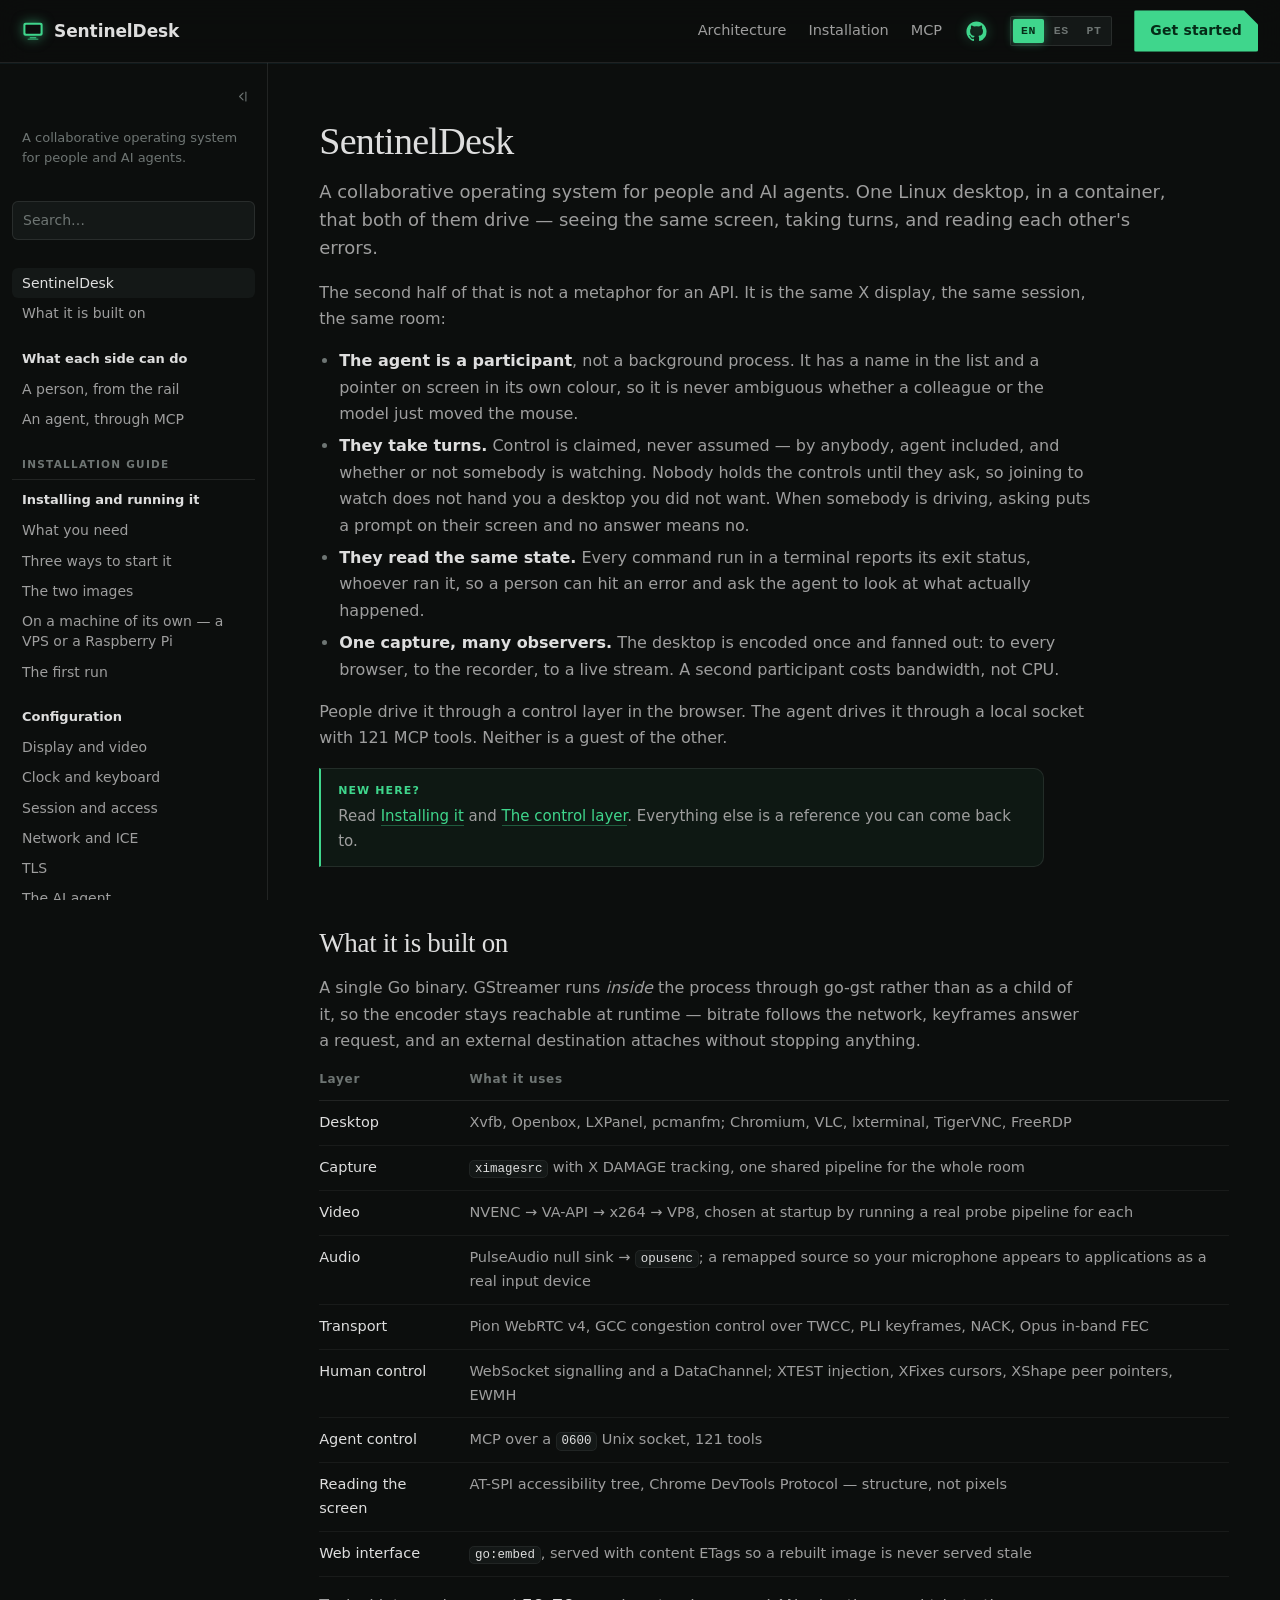
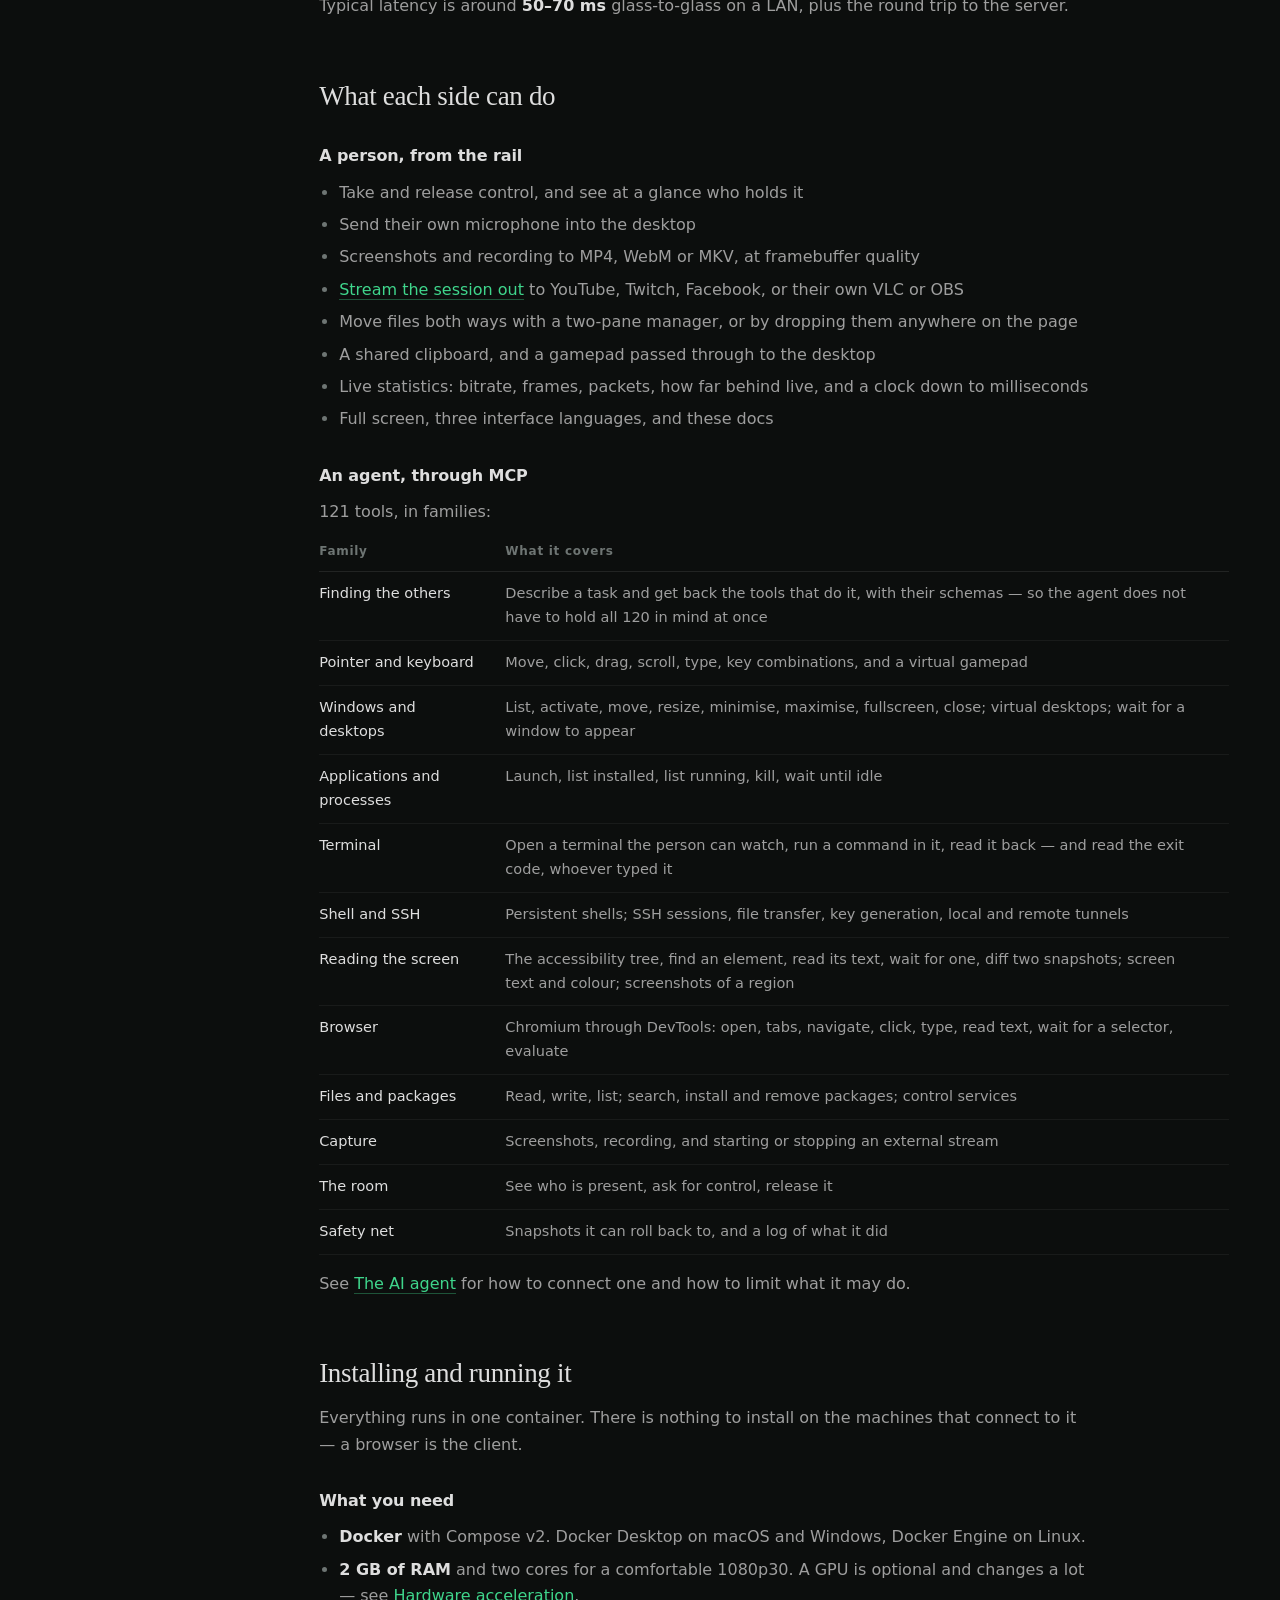
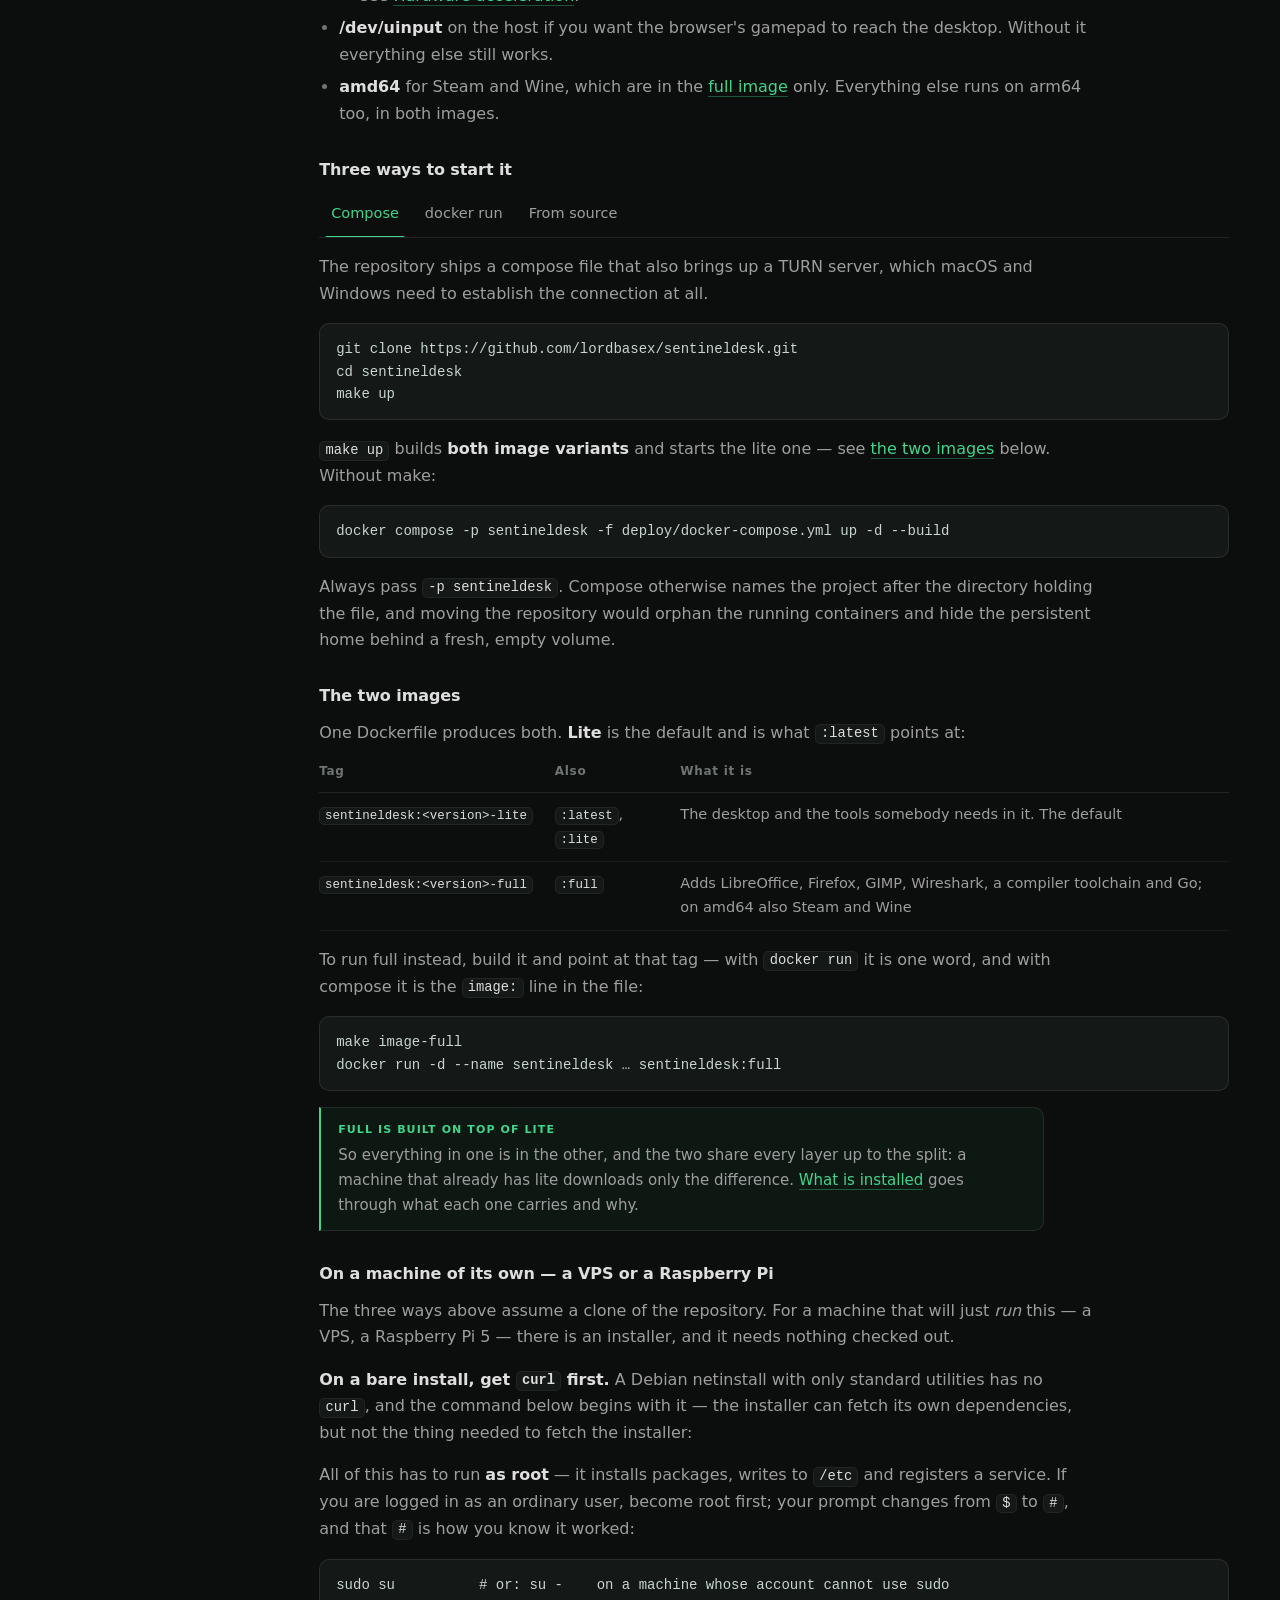
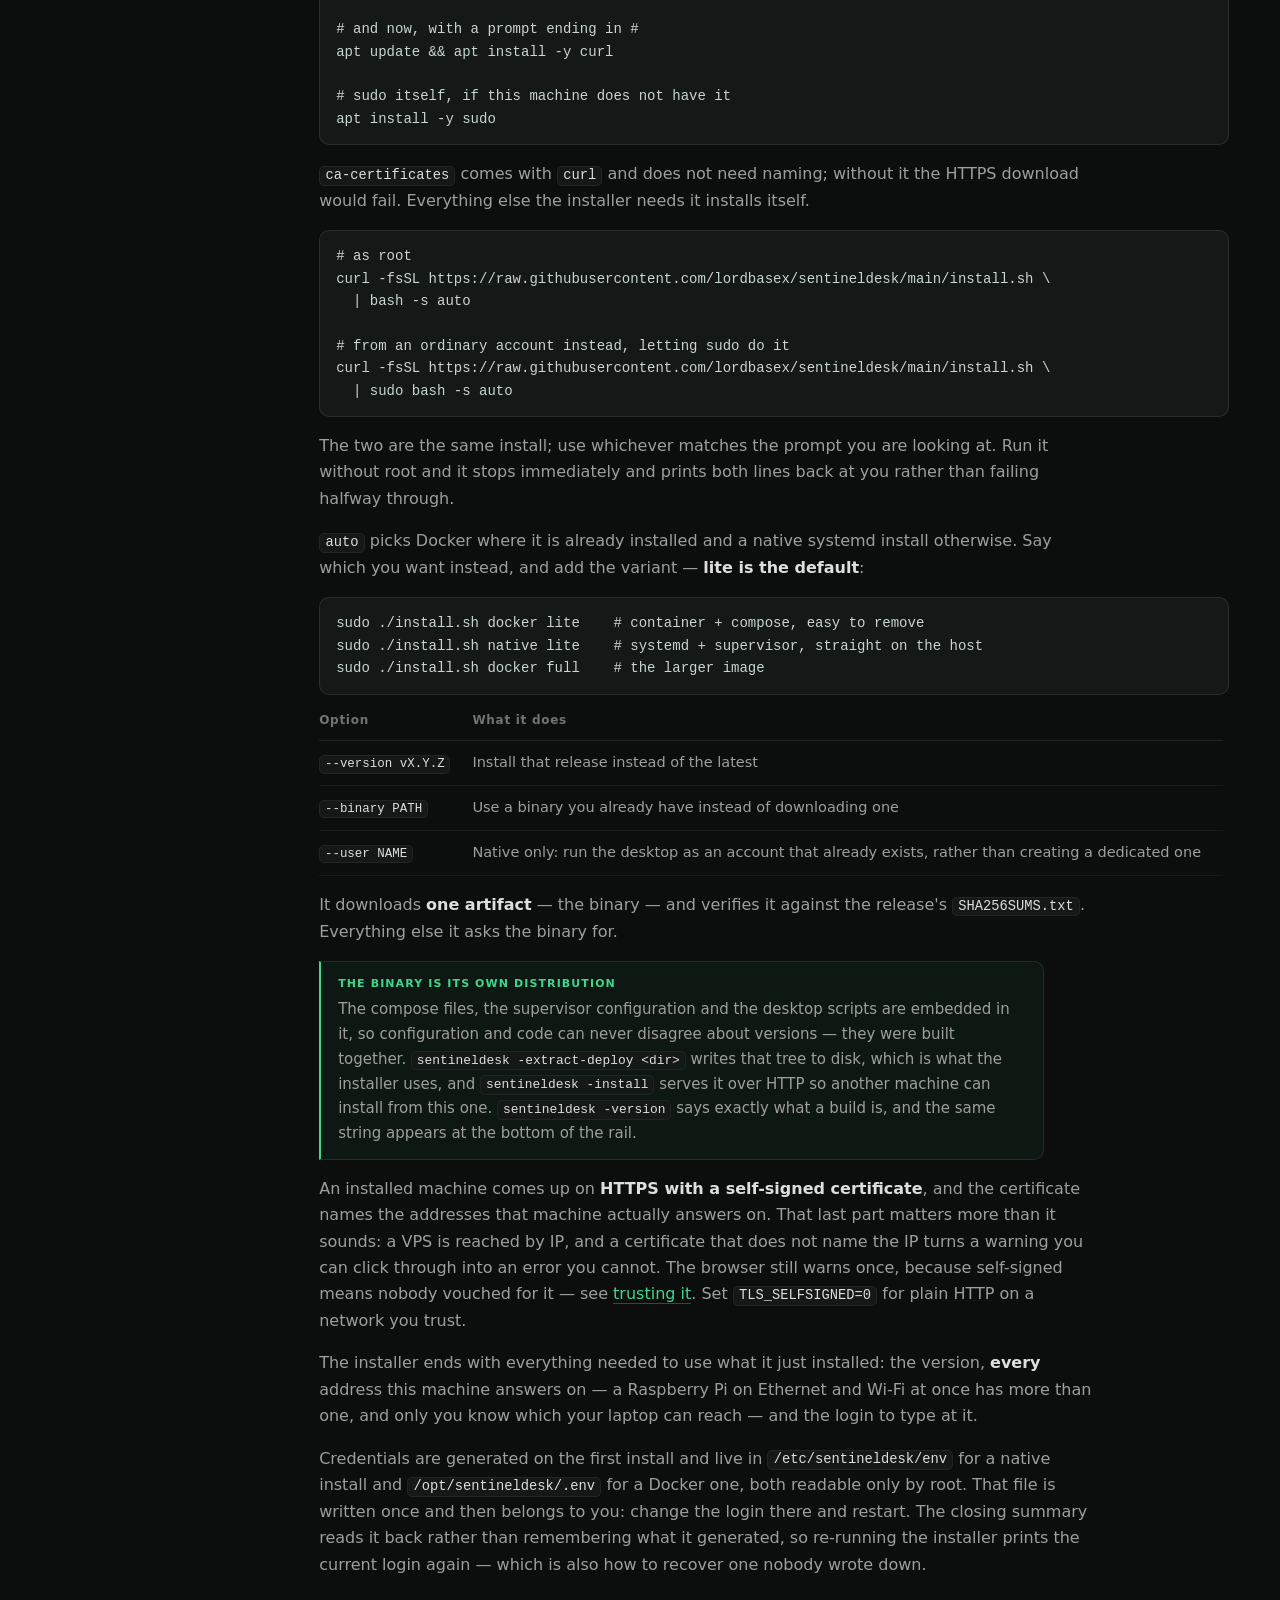
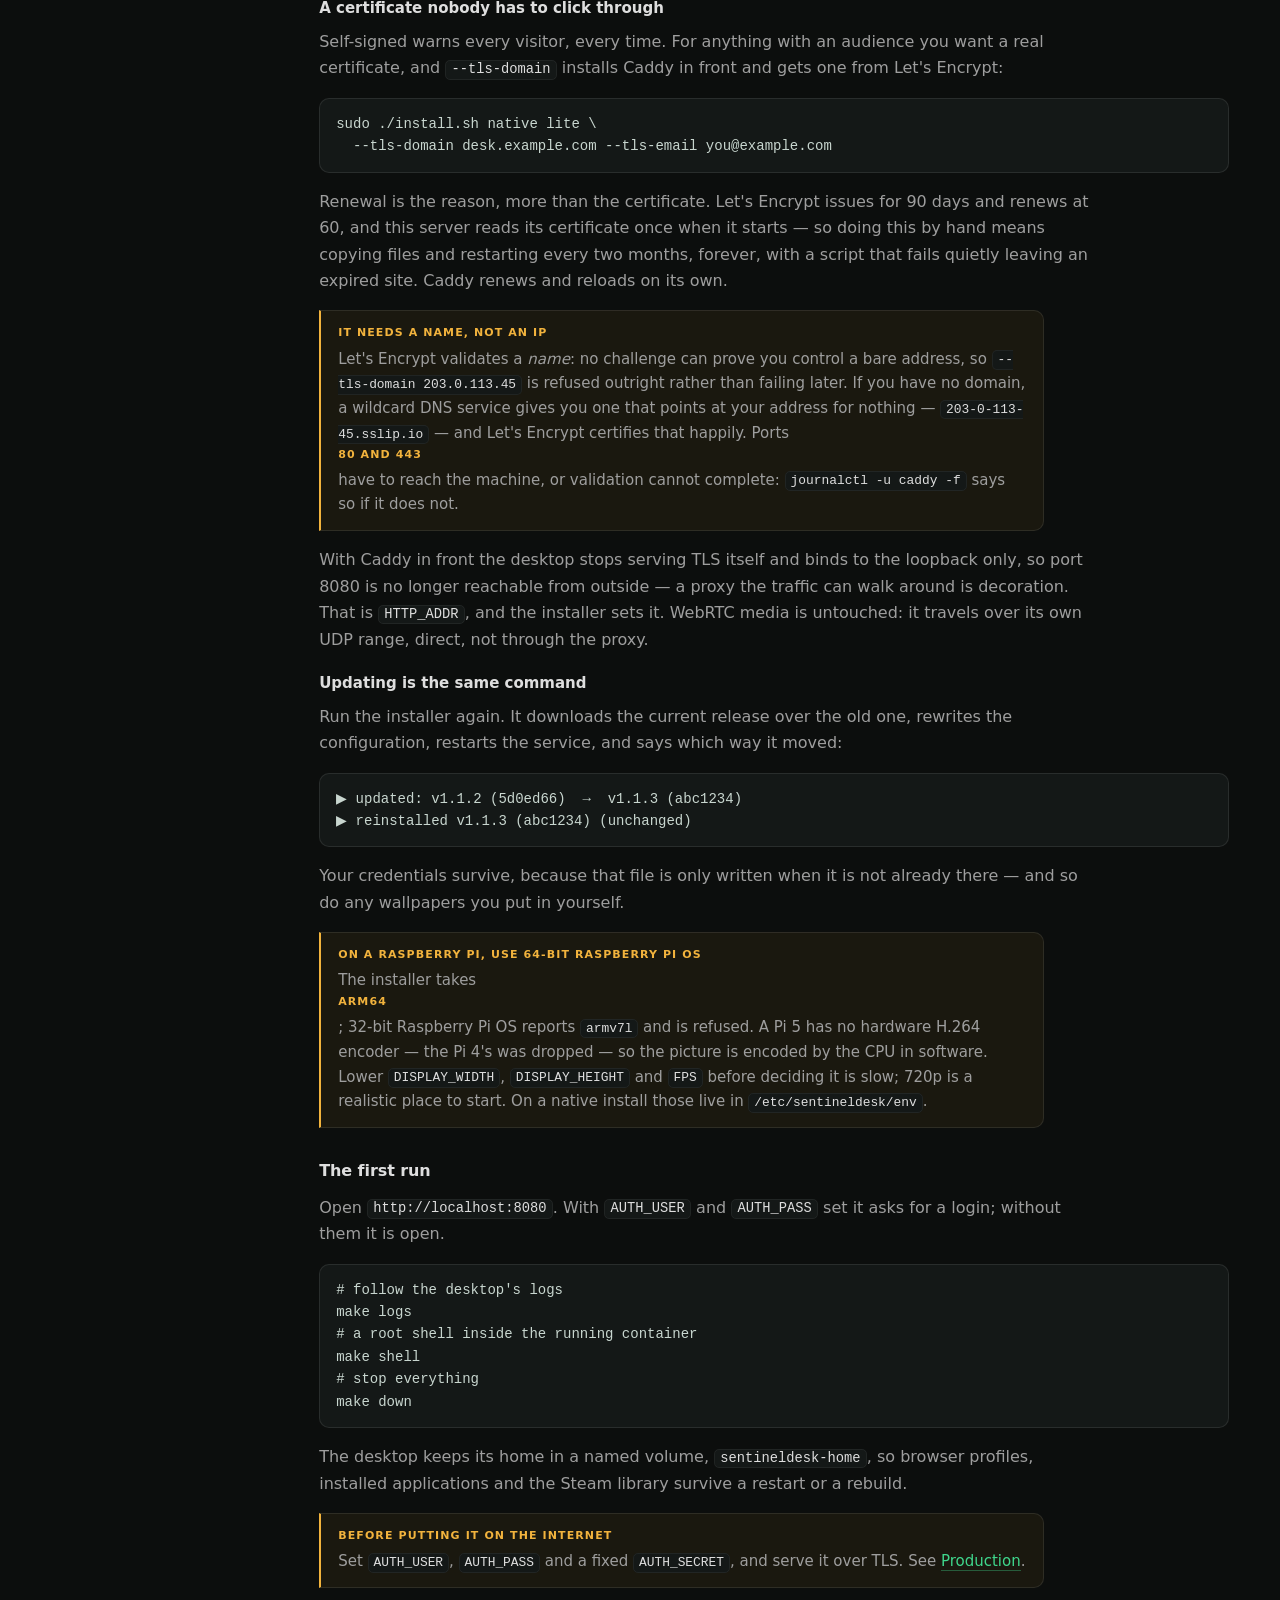
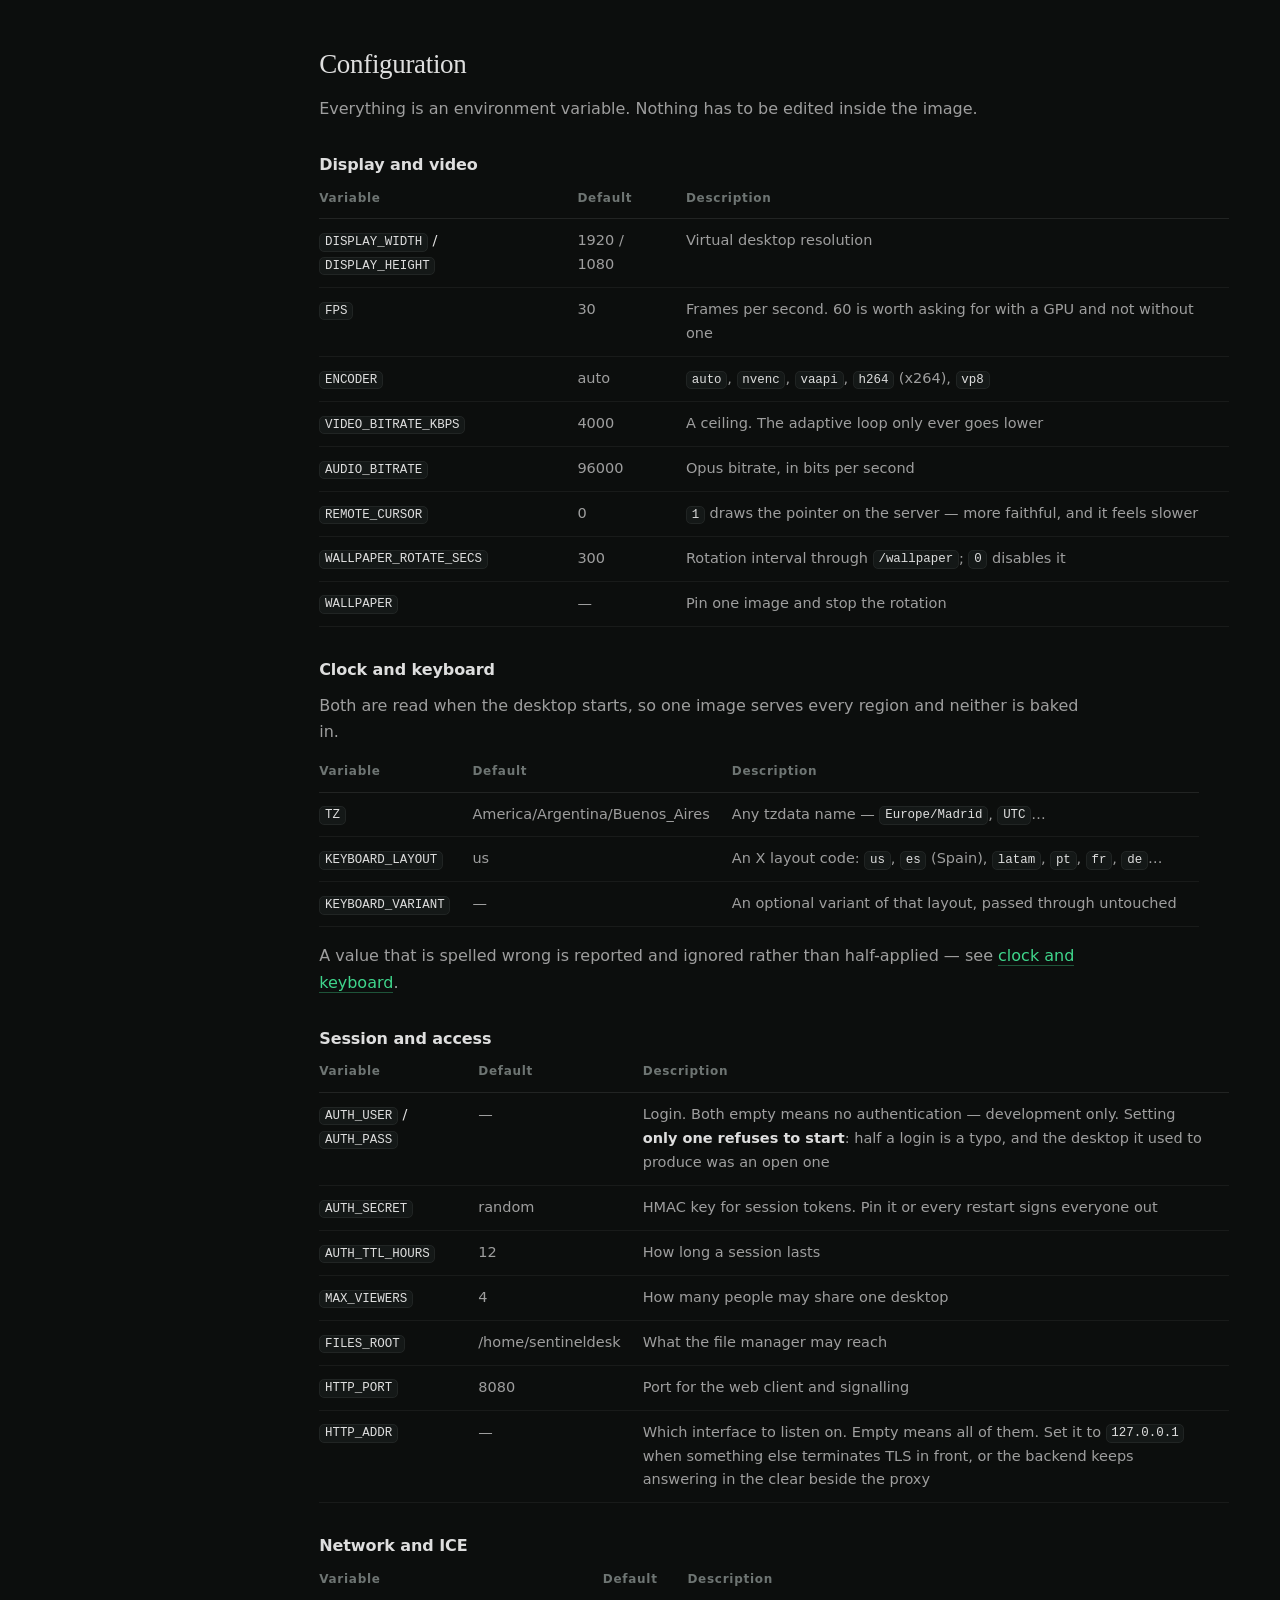
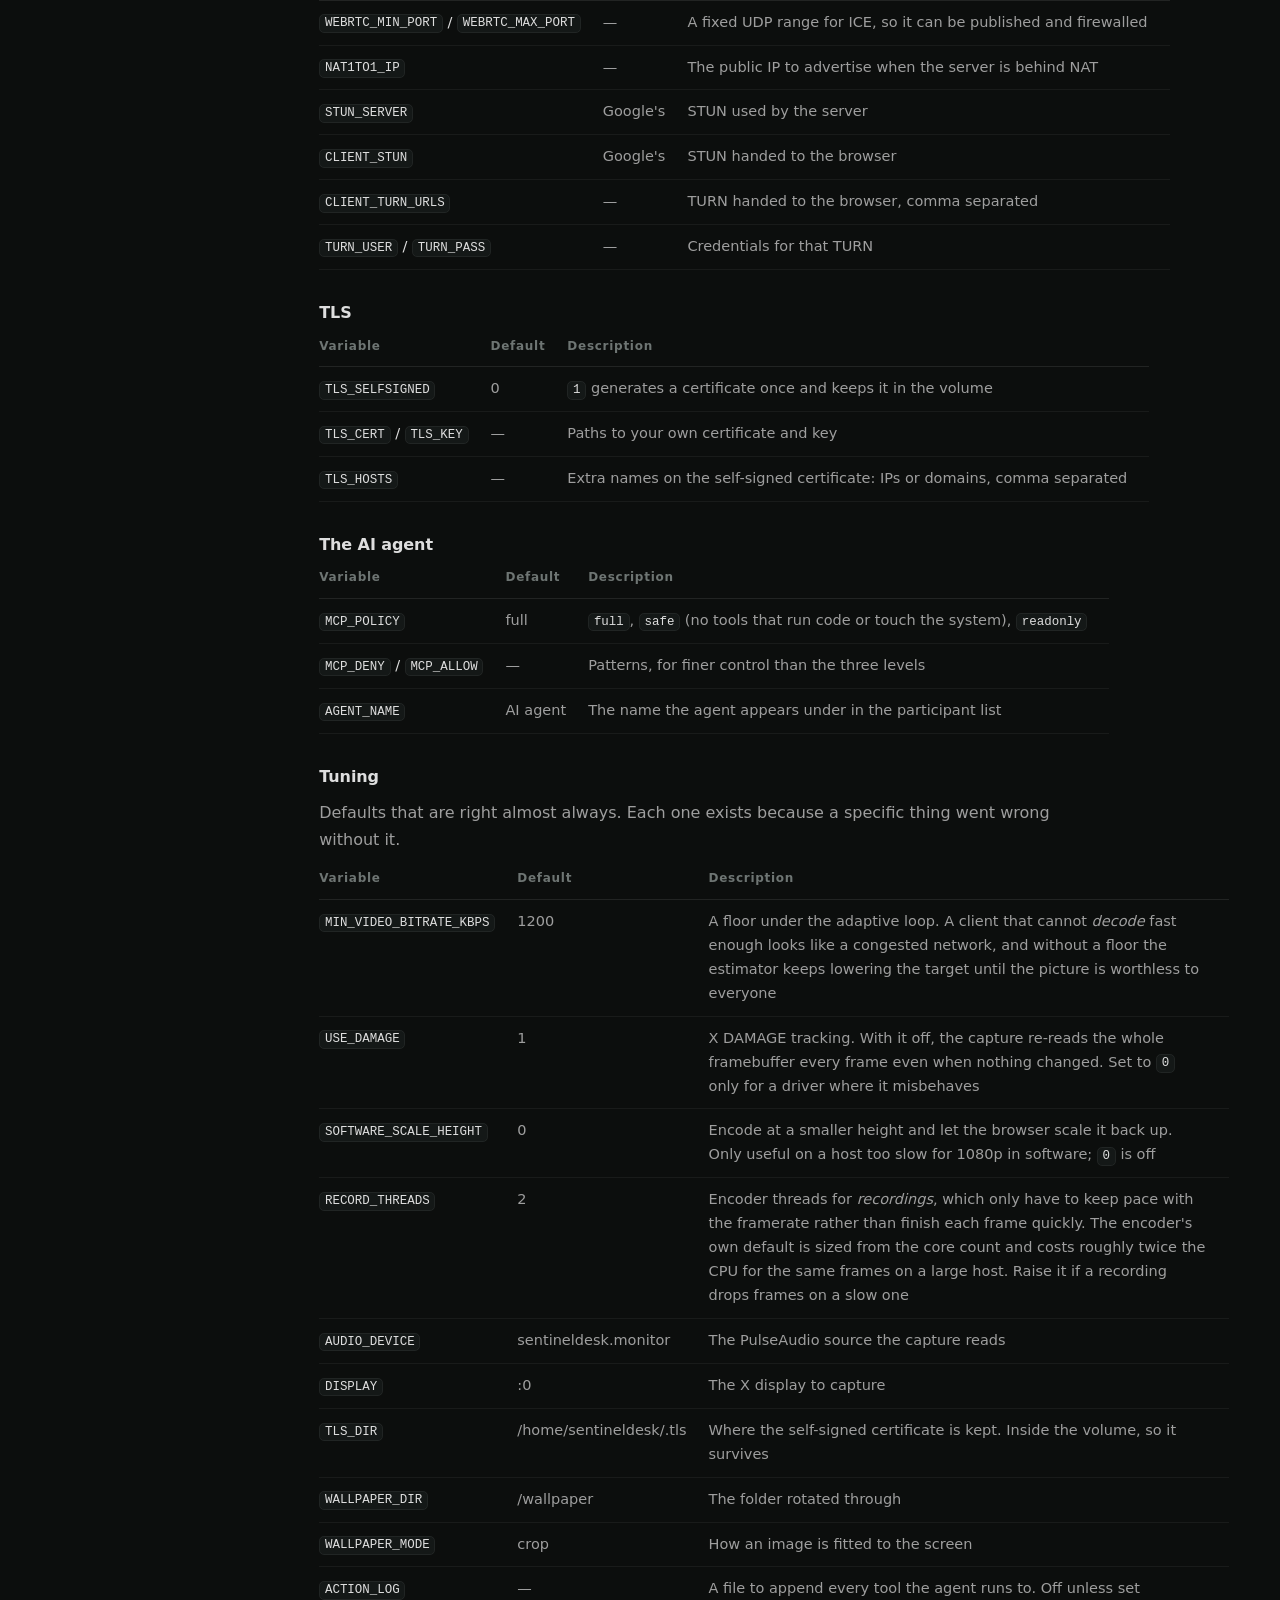
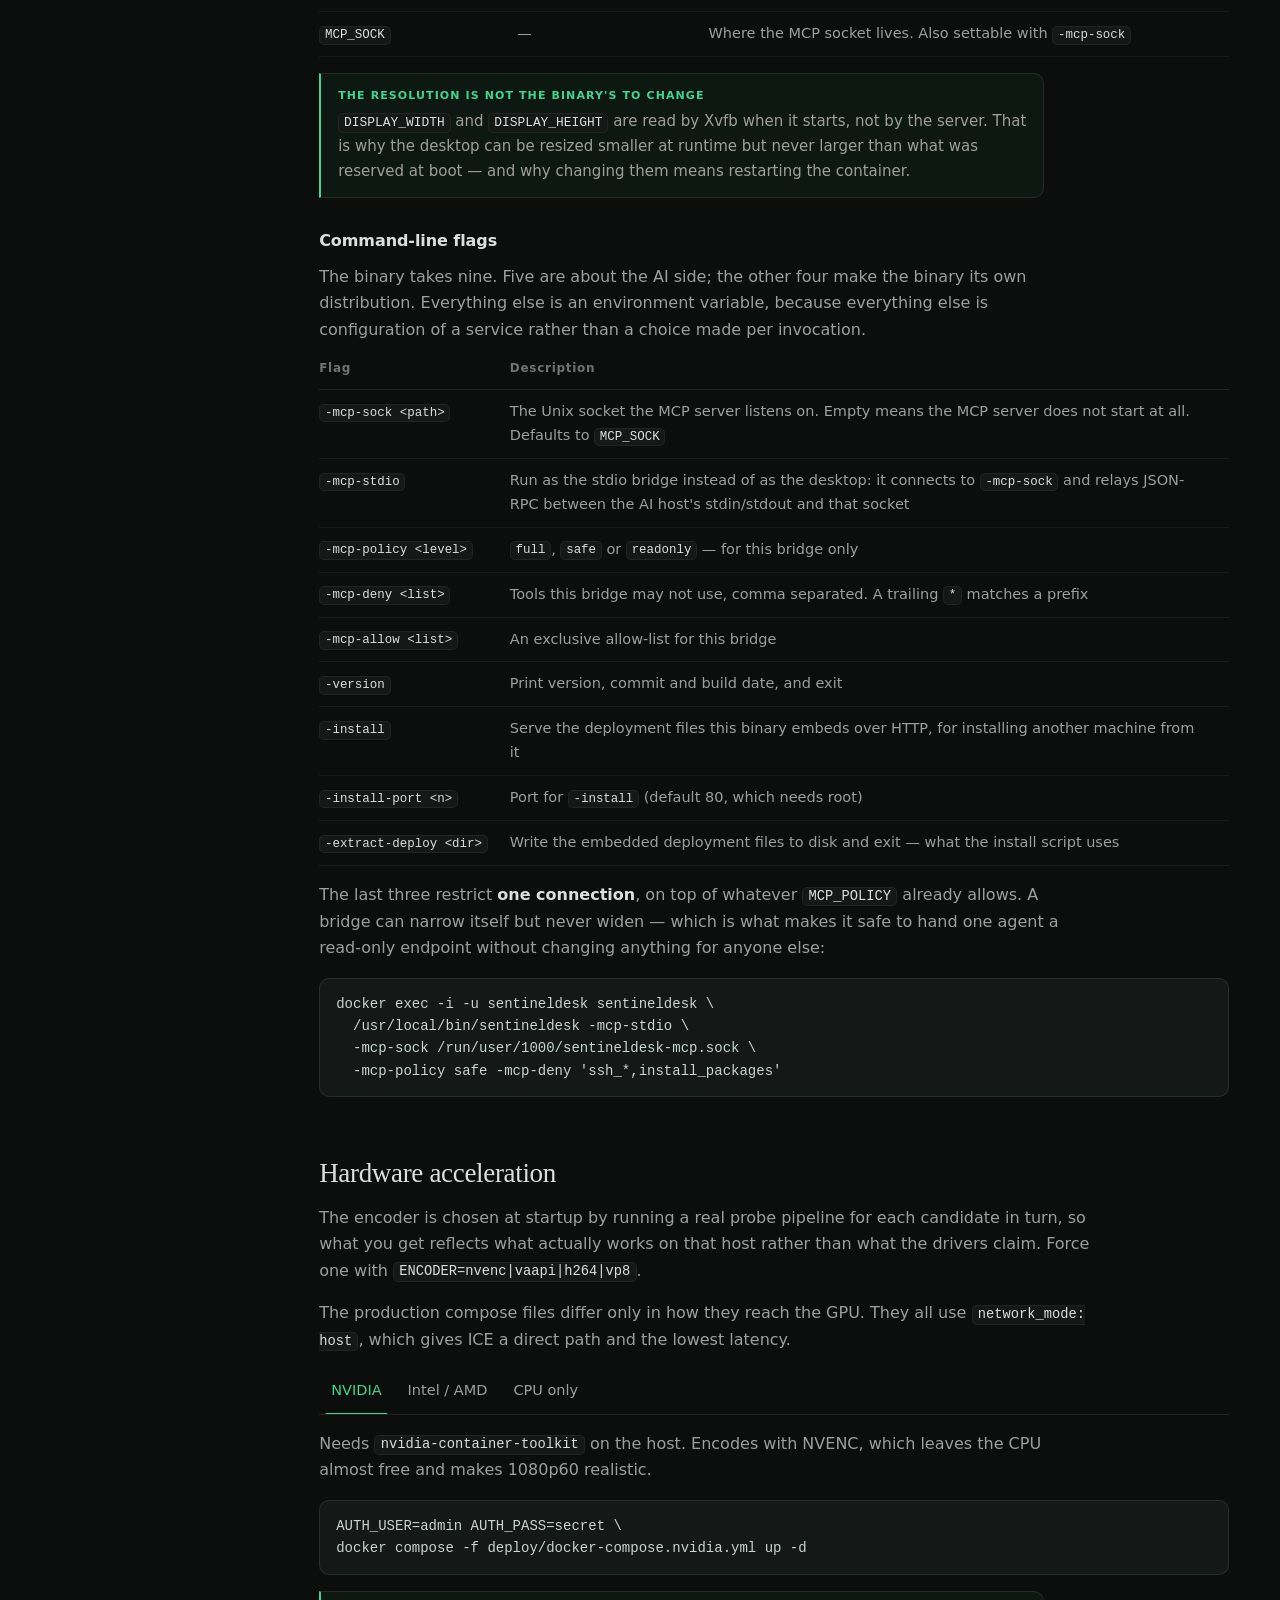
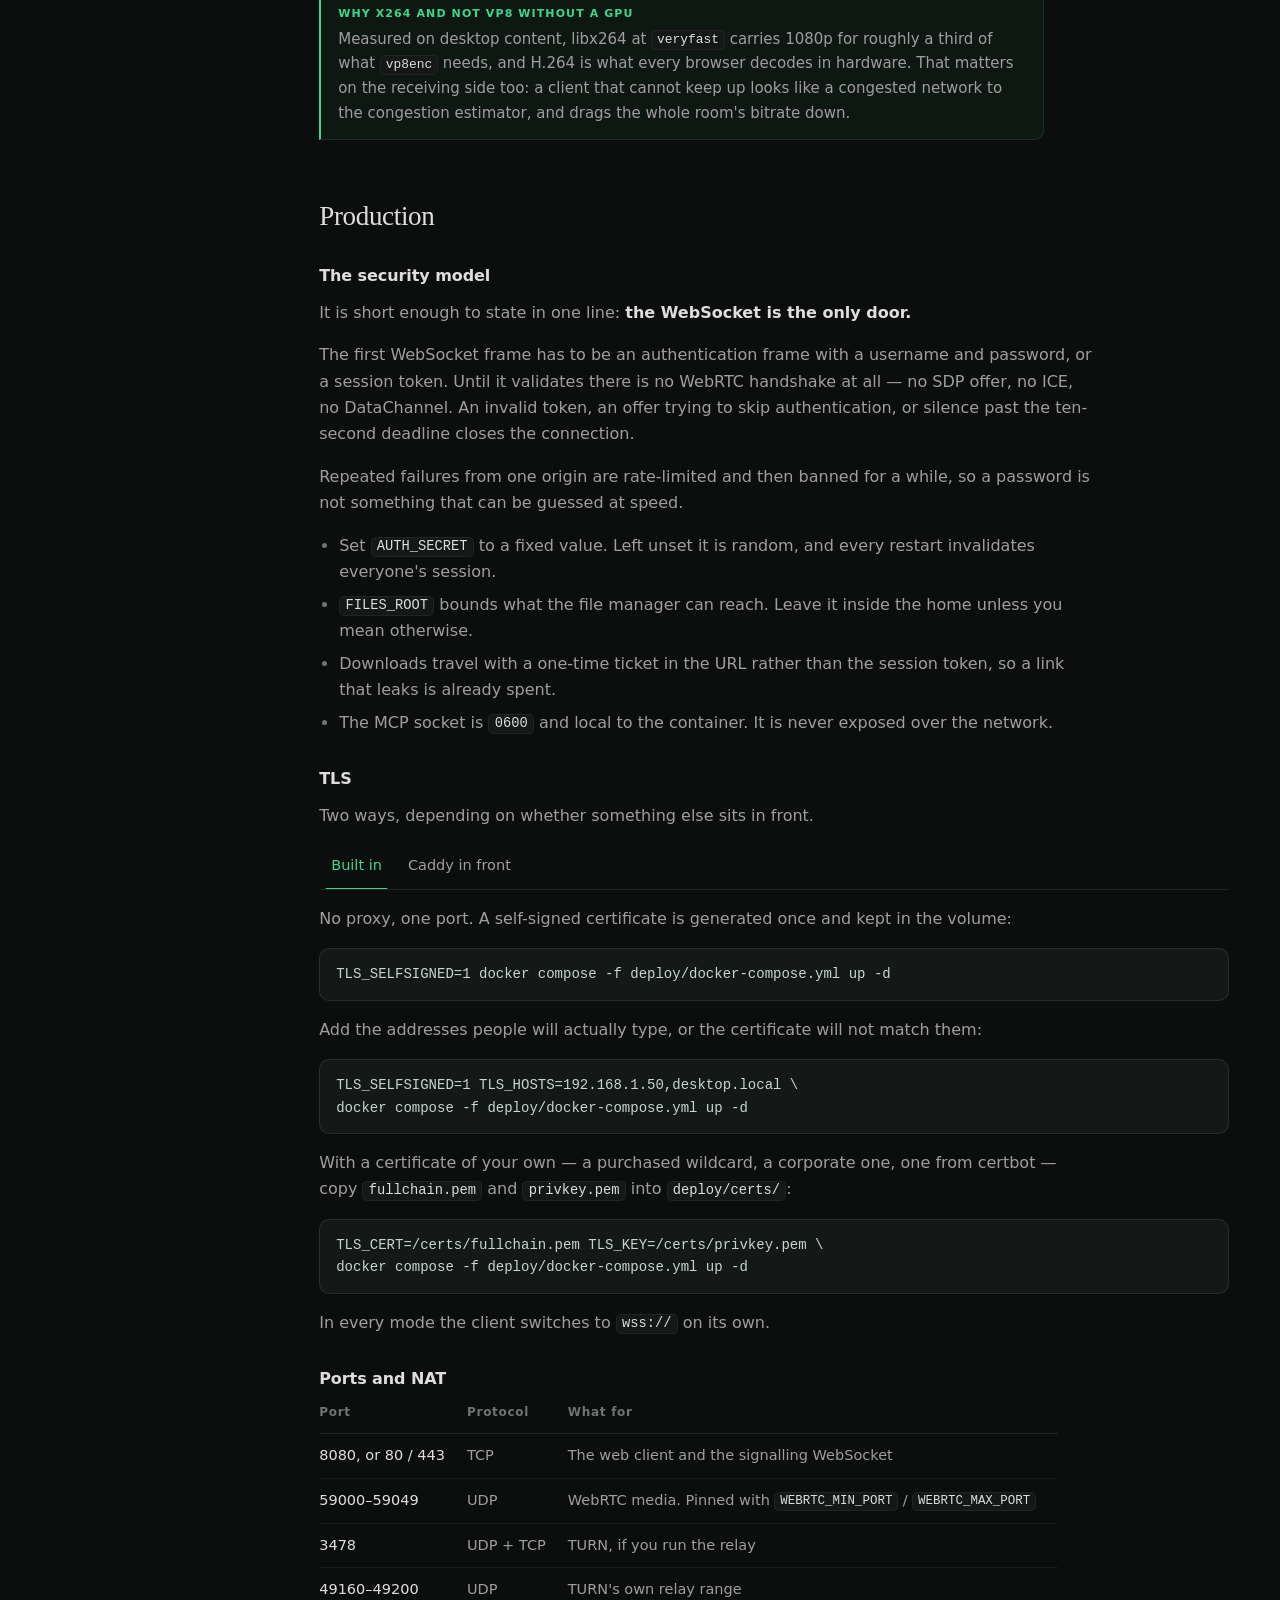
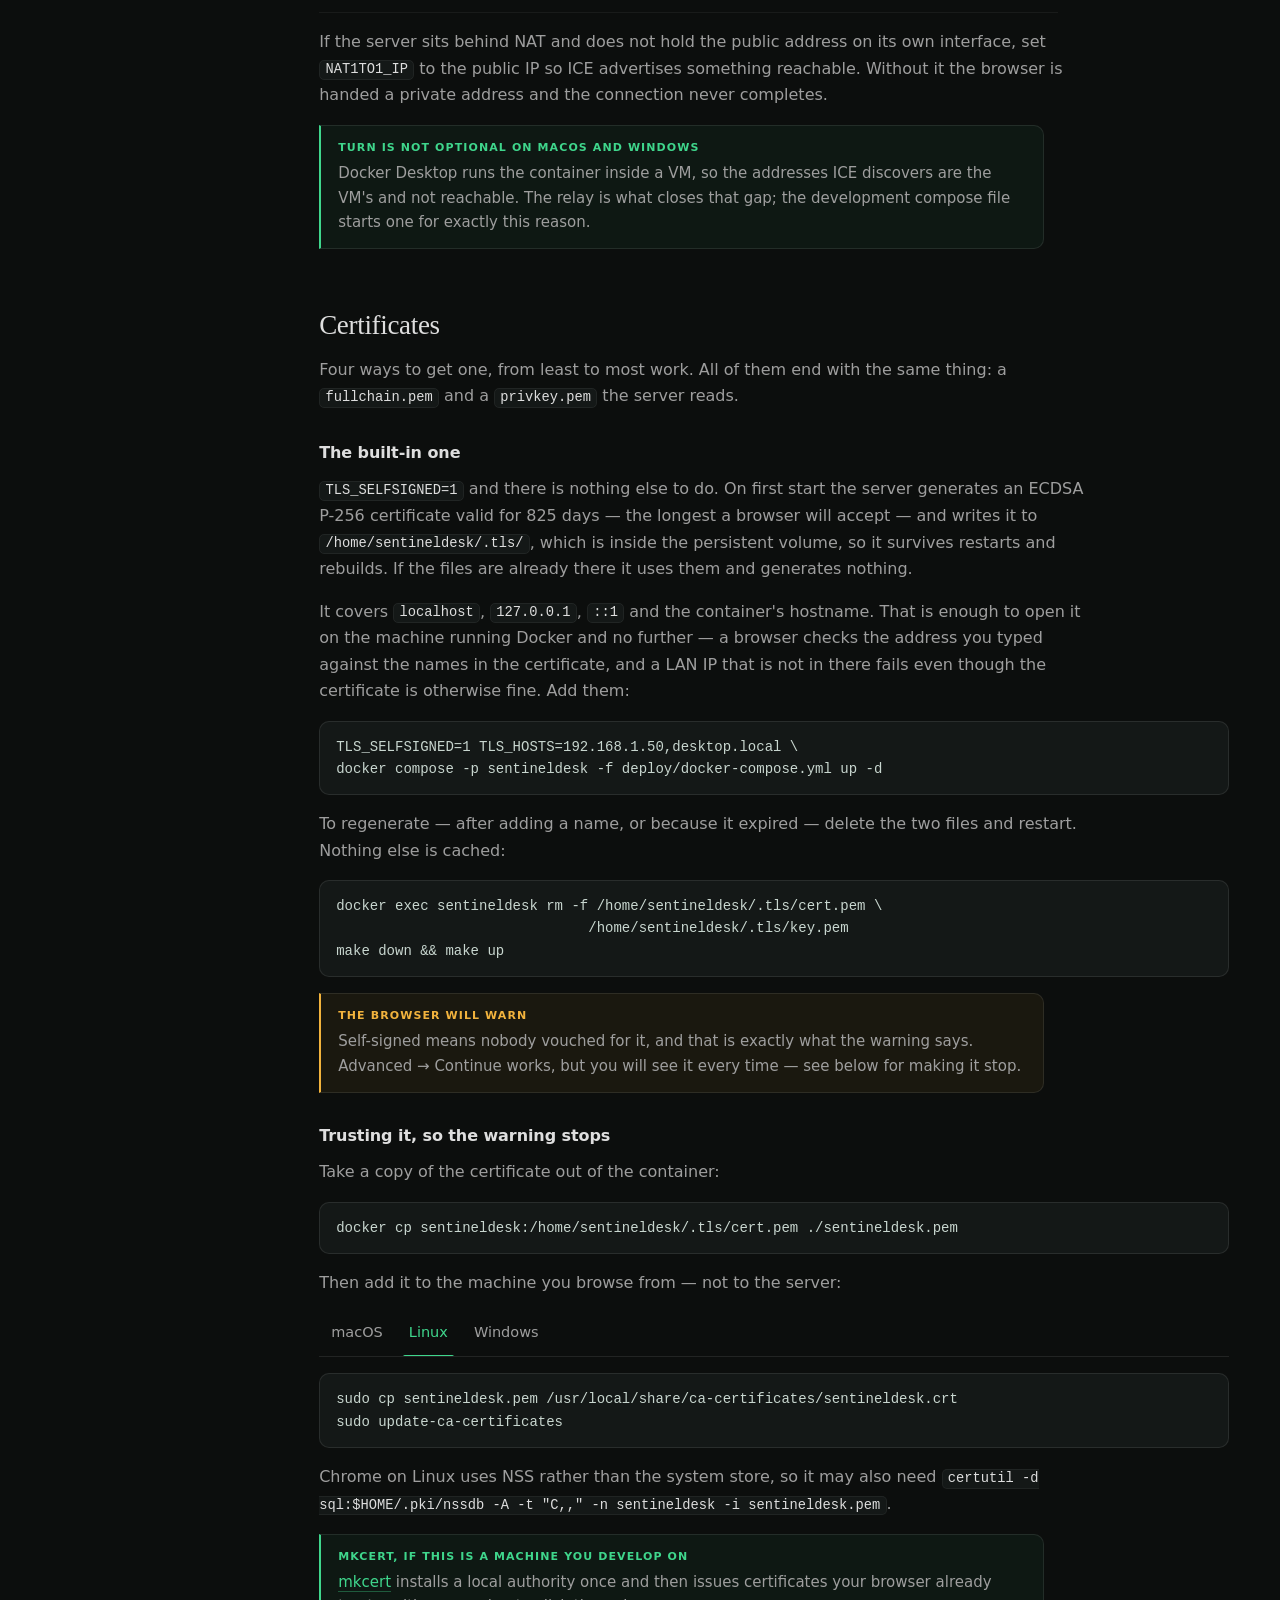
<file: docs/guide/index.html>
<!doctype html>
<!--
 * SentinelDesk
 * A collaborative operating system for people and AI agents.
 *
 * Copyright 2026 Federico Pereira <fpereira@cnsoluciones.com>
 * Co-authored by Nicolas Pereira <npereira@cnsoluciones.com>
 *
 * Licensed under the Apache License, Version 2.0.
 *
 * This product's name and logo are trademarks of Federico Pereira and are not
 * covered by the license above. See the README for the trademark policy.
 *
 * SPDX-License-Identifier: Apache-2.0
-->

<!--
  Project documentation, served by the desktop itself.

  It lives here rather than on a website because the thing it documents is
  already a web server, and because the instructions have to be reachable from
  the machine that is running: /docs/?lang=es#capture-stream-out opens the right
  section in the right language, and the rail links straight to it.

  It deliberately opens in the VIEWER's browser, not inside the virtual desktop.
  Half of what it explains is how to operate the control layer, and reading that
  through the video stream would mean fighting for control to scroll it. The
  other half is commands to run on your own machine, which is the side of the
  screen the reader is already on.
-->
<html lang="en">
<head>
  <meta charset="utf-8">
  <meta name="viewport" content="width=device-width, initial-scale=1">
  <title>SentinelDesk — Documentation</title>
  <link rel="icon" href="data:image/svg+xml,%3Csvg xmlns='http://www.w3.org/2000/svg' viewBox='0 0 64 64'%3E%3Crect x='4' y='8' width='56' height='38' rx='6' fill='%233FD68C'/%3E%3Crect x='10' y='14' width='44' height='26' rx='2' fill='%230C0E0D'/%3E%3Crect x='22' y='50' width='20' height='4' rx='2' fill='%233FD68C'/%3E%3Crect x='16' y='54' width='32' height='4' rx='2' fill='%232AA96C'/%3E%3C/svg%3E">
  <link rel="stylesheet" href="docs.css">
</head>
<body>
  <a class="skip" href="#doc">Skip to content</a>

  <!-- The bar the rest of the site wears, and the reason is not decoration: the
       guide is part of the product, not a document that happens to be about it.
       Same brand, same destinations, same language switch, same primary action
       in the same corner, so arriving here from the site does not feel like
       leaving it.

       It carries the language switch, which used to live in the sidebar. Two
       switches would be two answers to one question; the sidebar keeps what is
       actually its own — the contents of this document. -->
  <header>
    <div class="wrap">
      <a class="brand" href="../index.html" aria-label="SentinelDesk">
        <svg viewBox="0 0 64 64" aria-hidden="true">
          <rect class="scr" x="4" y="8" width="56" height="38" rx="6"></rect>
          <rect class="gls" x="10" y="14" width="44" height="26" rx="2"></rect>
          <rect class="scr" x="22" y="50" width="20" height="4" rx="2"></rect>
          <rect class="std" x="16" y="54" width="32" height="4" rx="2"></rect>
        </svg>
        <span>SentinelDesk</span>
      </a>
      <nav aria-label="Main">
        <a id="nav-arch" href="../arquitectura.html">Architecture</a>
        <a id="nav-install" href="index.html#install">Installation</a>
        <a class="hide-sm" href="https://github.com/lordbasex/sentineldesk/blob/main/docs/mcp.md">MCP</a>
        <a class="ghub" href="https://github.com/lordbasex/sentineldesk"
           aria-label="GitHub" title="GitHub">
          <svg viewBox="0 0 24 24" aria-hidden="true"><path d="M12 .5C5.73.5.5 5.73.5 12c0 5.08 3.29 9.39 7.86 10.91.58.11.79-.25.79-.56 0-.27-.01-1.01-.02-1.99-3.2.7-3.87-1.54-3.87-1.54-.53-1.34-1.29-1.69-1.29-1.69-1.05-.72.08-.71.08-.71 1.16.08 1.77 1.19 1.77 1.19 1.03 1.77 2.7 1.26 3.36.96.11-.75.4-1.26.73-1.55-2.55-.29-5.24-1.28-5.24-5.69 0-1.26.45-2.29 1.19-3.1-.12-.29-.52-1.46.11-3.05 0 0 .97-.31 3.18 1.18a11.05 11.05 0 0 1 5.8 0c2.21-1.49 3.18-1.18 3.18-1.18.63 1.59.23 2.76.11 3.05.74.81 1.19 1.84 1.19 3.1 0 4.42-2.7 5.4-5.26 5.68.41.36.78 1.07.78 2.16 0 1.56-.01 2.82-.01 3.2 0 .31.21.68.8.56A11.51 11.51 0 0 0 23.5 12C23.5 5.73 18.27.5 12 .5z"/></svg>
        </a>
        <div class="langs" id="langs" role="group" aria-label="Language"></div>
        <a id="nav-start" class="btn btn-primary btn-sm" href="index.html#install">Get started</a>
      </nav>
    </div>
  </header>

  <!-- Two buttons rather than one that moves: the handle that opens the panel
       has to stay reachable when the panel is gone, and the one that closes it
       belongs inside what it closes. -->
  <button id="side-open" aria-expanded="false" aria-controls="side" aria-label="Contents">
    <svg viewBox="0 0 24 24"><path d="M4 7h16M4 12h16M4 17h16"/></svg>
  </button>

  <!-- The brand used to open this panel and the language switch used to sit
       under it. Both moved into the bar above, which is the only place they can
       be on a page that has one: two brands stacked forty pixels apart read as
       a mistake, and two language switches are two answers to one question.
       What is left here belongs to the panel — its contents, and the control
       that closes it. -->
  <aside id="side">
    <div class="head">
      <button id="side-close" aria-controls="side" aria-label="Hide contents">
        <svg viewBox="0 0 24 24"><path d="M14.5 6.5L9 12l5.5 5.5"/><path d="M19 5v14"/></svg>
      </button>
    </div>
    <p class="tagline" id="tagline"></p>

    <div id="search-box">
      <input id="search" type="search" autocomplete="off" spellcheck="false"
             aria-label="Search the guide" placeholder="Search…">
      <p id="search-empty" hidden></p>
    </div>

    <nav id="toc" aria-label="Contents"></nav>

    <div class="side-foot">
      <a href="../index.html" id="back-link">← Back to the desktop</a>
    </div>
  </aside>

  <main id="doc" tabindex="-1">
    <div id="content"><p class="loading">Loading…</p></div>
  </main>

  <script src="docs.js"></script>
</body>
</html>
</file>
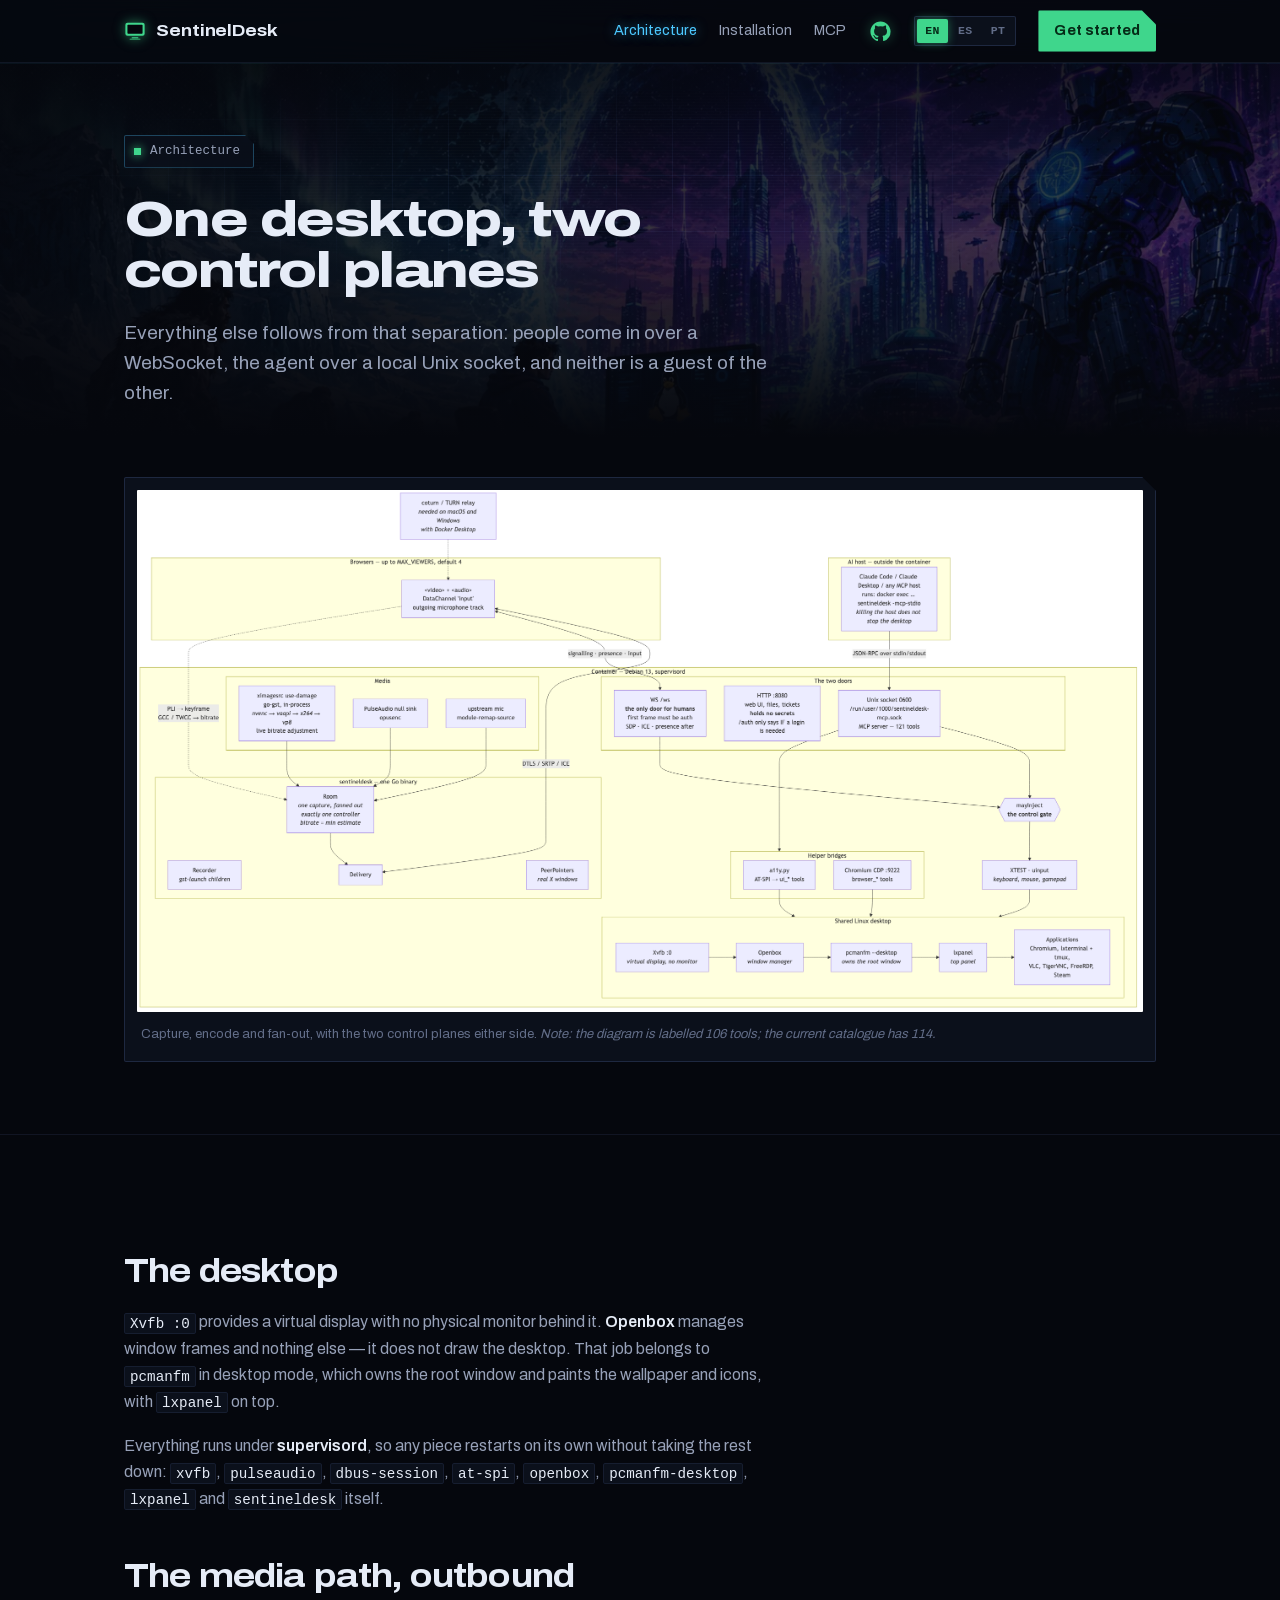
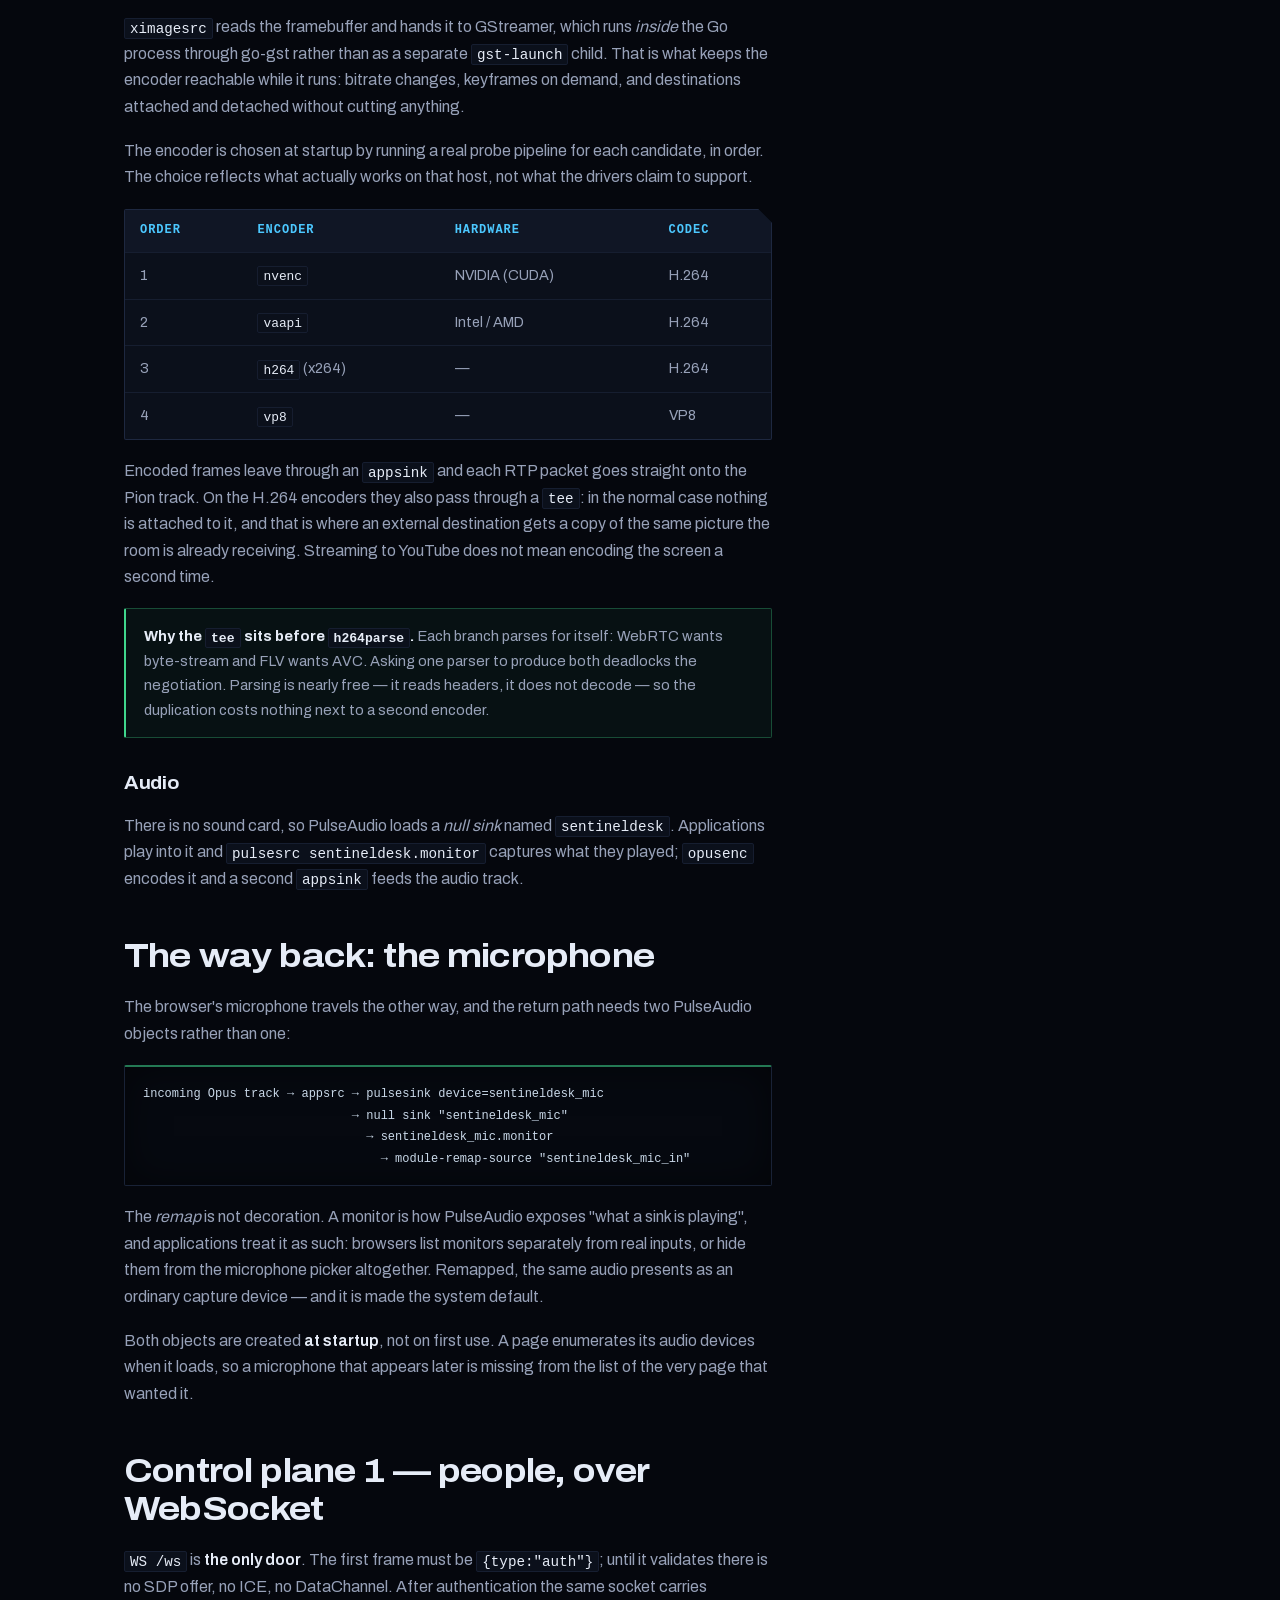
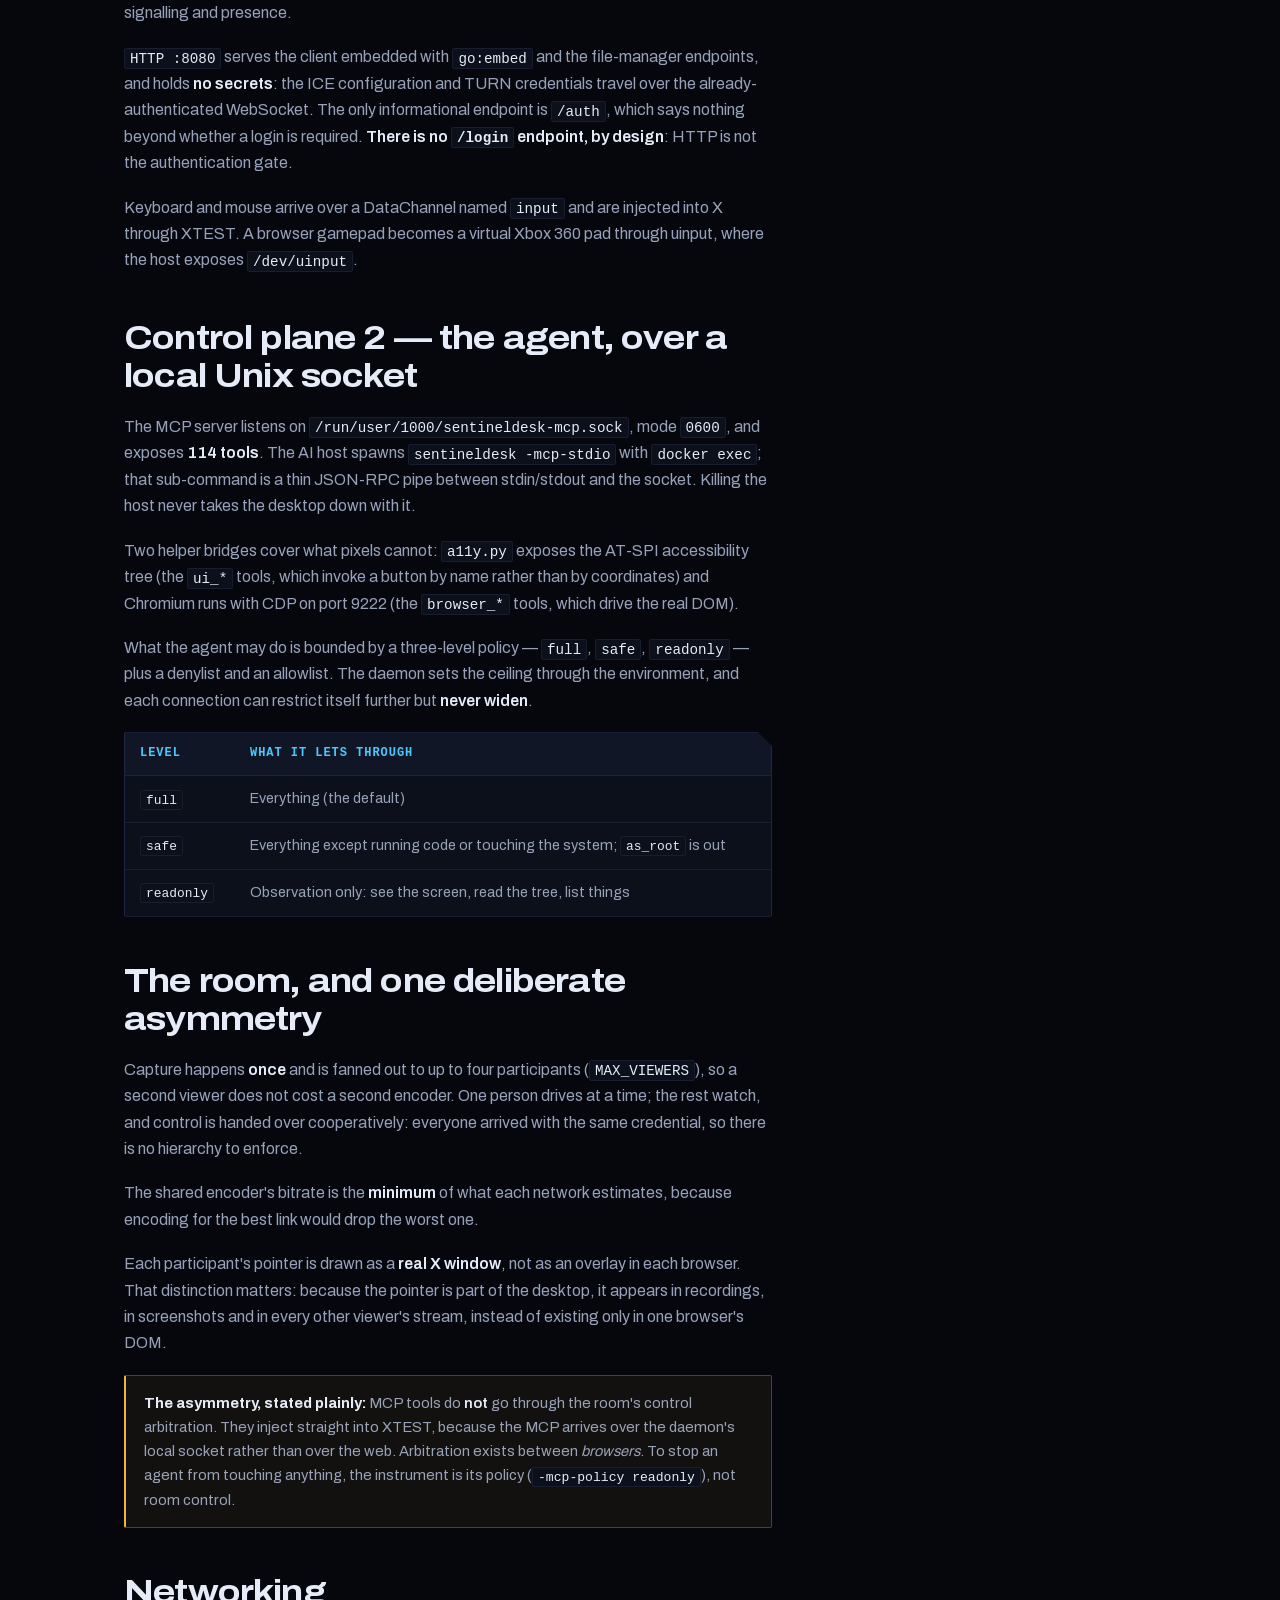
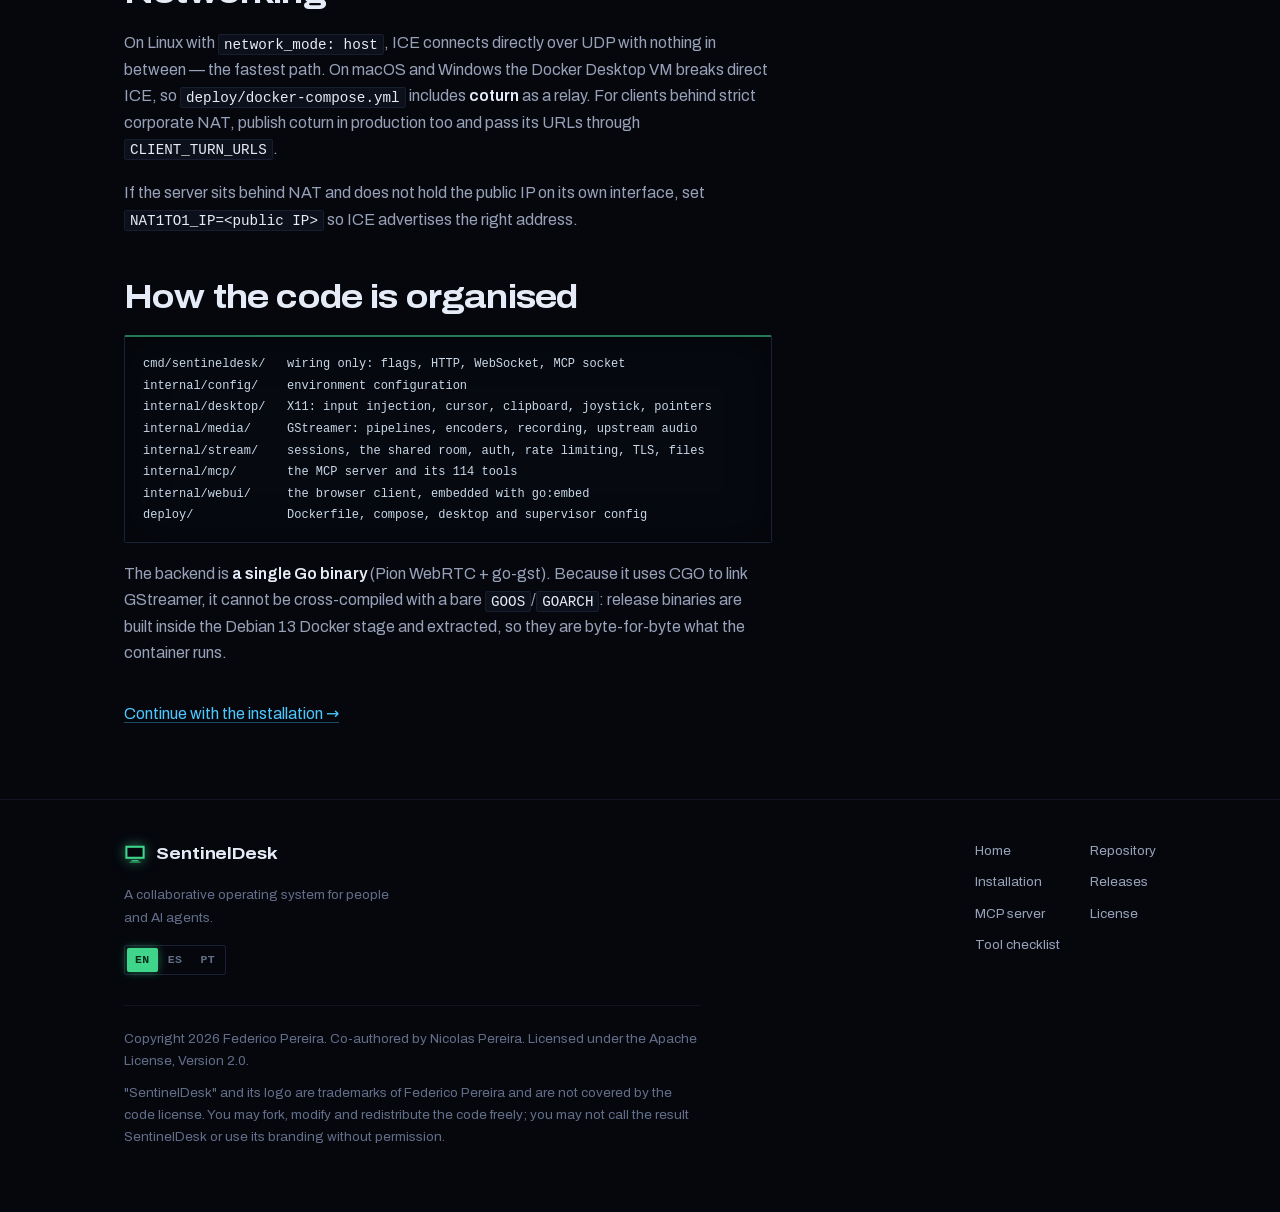
<file: docs/arquitectura.html>
<!doctype html>
<!--
 * SentinelDesk
 * A collaborative operating system for people and AI agents.
 *
 * Copyright 2026 Federico Pereira <fpereira@cnsoluciones.com>
 * Co-authored by Nicolas Pereira <npereira@cnsoluciones.com>
 *
 * Licensed under the Apache License, Version 2.0.
 *
 * This product's name and logo are trademarks of Federico Pereira and are not
 * covered by the license above. See the README for the trademark policy.
 *
 * SPDX-License-Identifier: Apache-2.0
-->

<!--
  Architecture page, published with GitHub Pages at repository level:

      https://lordbasex.github.io/sentineldesk/docs/arquitectura.html?lang=es

  The filename is Spanish; the content is whatever ?lang= asks for, defaulting
  to English. One page per topic, three languages, chosen at read time — the
  same arrangement the desktop's own documentation uses.
-->
<html lang="en">
<head>
<meta charset="utf-8">
<meta name="viewport" content="width=device-width, initial-scale=1">
<title>Architecture — SentinelDesk</title>
<meta name="page-key" content="arch.title">
<meta name="description" content="How SentinelDesk works inside: two independent control planes, one capture shared by everyone, and the full path of the video and the audio.">

<link rel="icon" href="data:image/svg+xml,%3Csvg xmlns='http://www.w3.org/2000/svg' viewBox='0 0 64 64'%3E%3Crect x='4' y='8' width='56' height='38' rx='6' fill='%233FD68C'/%3E%3Crect x='10' y='14' width='44' height='26' rx='2' fill='%230C0E0D'/%3E%3Crect x='22' y='50' width='20' height='4' rx='2' fill='%233FD68C'/%3E%3Crect x='16' y='54' width='32' height='4' rx='2' fill='%232AA96C'/%3E%3C/svg%3E">
<link rel="stylesheet" href="sentineldesk.css">
</head>
<body>

<a class="skip" href="#main" data-i18n="nav.skip">Skip to content</a>

<header>
  <div class="wrap">
    <a class="brand" href="index.html" aria-label="SentinelDesk">
      <svg viewBox="0 0 64 64" aria-hidden="true">
        <rect class="scr" x="4" y="8" width="56" height="38" rx="6"/>
        <rect class="gls" x="10" y="14" width="44" height="26" rx="2"/>
        <rect class="scr" x="22" y="50" width="20" height="4" rx="2"/>
        <rect class="std" x="16" y="54" width="32" height="4" rx="2"/>
      </svg>
      <span>SentinelDesk</span>
    </a>
    <nav aria-label="Main">
      <a href="arquitectura.html" aria-current="page" data-i18n="nav.architecture">Architecture</a>
      <a href="guide/index.html#install" data-i18n="nav.installation">Installation</a>
      <a class="hide-sm" href="https://github.com/lordbasex/sentineldesk/blob/main/docs/mcp.md" data-i18n="nav.mcp">MCP</a>
      <!-- The repository, as a mark rather than another word in the row: it is
           the one destination here that everybody already recognises by shape.
           Green like the brand, because it belongs to the product and not to
           the page. -->
      <a class="ghub" href="https://github.com/lordbasex/sentineldesk"
         aria-label="GitHub" title="GitHub">
        <svg viewBox="0 0 24 24" aria-hidden="true"><path d="M12 .5C5.73.5.5 5.73.5 12c0 5.08 3.29 9.39 7.86 10.91.58.11.79-.25.79-.56 0-.27-.01-1.01-.02-1.99-3.2.7-3.87-1.54-3.87-1.54-.53-1.34-1.29-1.69-1.29-1.69-1.05-.72.08-.71.08-.71 1.16.08 1.77 1.19 1.77 1.19 1.03 1.77 2.7 1.26 3.36.96.11-.75.4-1.26.73-1.55-2.55-.29-5.24-1.28-5.24-5.69 0-1.26.45-2.29 1.19-3.1-.12-.29-.52-1.46.11-3.05 0 0 .97-.31 3.18 1.18a11.05 11.05 0 0 1 5.8 0c2.21-1.49 3.18-1.18 3.18-1.18.63 1.59.23 2.76.11 3.05.74.81 1.19 1.84 1.19 3.1 0 4.42-2.7 5.4-5.26 5.68.41.36.78 1.07.78 2.16 0 1.56-.01 2.82-.01 3.2 0 .31.21.68.8.56A11.51 11.51 0 0 0 23.5 12C23.5 5.73 18.27.5 12 .5z"/></svg>
      </a>
      <div class="langs" data-lang-switcher role="group" aria-label="Language"></div>
      <a class="btn btn-primary btn-sm" href="guide/index.html#install" data-i18n="nav.start">Get started</a>
    </nav>
  </div>
</header>

<main id="main" tabindex="-1">

  <div class="hero" style="padding:72px 0 44px">
    <div class="wrap">
      <p class="eyebrow"><span class="dot" aria-hidden="true"></span> <span data-i18n="arch.eyebrow">Architecture</span></p>
      <h1 style="font-size:clamp(34px,5vw,50px)" data-i18n="arch.h1">One desktop, two control planes</h1>
      <p class="lede" data-i18n="arch.lede">
        Everything else follows from that separation: people come in over a WebSocket,
        the agent over a local Unix socket, and neither is a guest of the other.
      </p>
    </div>
  </div>

  <section style="padding-top:24px">
    <div class="wrap">
      <figure>
        <img src="architecture.png" width="2384" height="1237"
             data-i18n-alt="arch.alt"
             alt="SentinelDesk architecture diagram: the container's X display captured once by GStreamer, encoded and fanned out over WebRTC to several browsers, with the MCP control plane in parallel over a local Unix socket.">
        <figcaption data-i18n-html="arch.cap">Capture, encode and fan-out, with the two control planes either side. <em>Note: the diagram is labelled 106 tools; the current catalogue has 114.</em></figcaption>
      </figure>
    </div>
  </section>

  <section>
    <div class="wrap">
      <div class="prose">

        <h2 id="desktop" data-i18n="arch.desktop.h2">The desktop</h2>
        <p data-i18n-html="arch.desktop.p1">
          <code>Xvfb :0</code> provides a virtual display with no physical monitor behind it.
          <strong>Openbox</strong> manages window frames and nothing else — it does not draw the
          desktop. That job belongs to <code>pcmanfm</code> in desktop mode, which owns the root
          window and paints the wallpaper and icons, with <code>lxpanel</code> on top.
        </p>
        <p data-i18n-html="arch.desktop.p2">
          Everything runs under <strong>supervisord</strong>, so any piece restarts on its own
          without taking the rest down: <code>xvfb</code>, <code>pulseaudio</code>,
          <code>dbus-session</code>, <code>at-spi</code>, <code>openbox</code>,
          <code>pcmanfm-desktop</code>, <code>lxpanel</code> and <code>sentineldesk</code> itself.
        </p>

        <h2 id="video" data-i18n="arch.video.h2">The media path, outbound</h2>
        <p data-i18n-html="arch.video.p1">
          <code>ximagesrc</code> reads the framebuffer and hands it to GStreamer, which runs
          <em>inside</em> the Go process through go-gst rather than as a separate
          <code>gst-launch</code> child. That is what keeps the encoder reachable while it runs:
          bitrate changes, keyframes on demand, and destinations attached and detached without
          cutting anything.
        </p>
        <p data-i18n="arch.video.p2">
          The encoder is chosen at startup by running a real probe pipeline for each candidate,
          in order. The choice reflects what actually works on that host, not what the drivers
          claim to support.
        </p>

        <div class="table-wrap">
          <table>
            <thead>
              <tr>
                <th data-i18n="arch.th.order">Order</th>
                <th data-i18n="arch.th.enc">Encoder</th>
                <th data-i18n="arch.th.hw">Hardware</th>
                <th data-i18n="arch.th.codec">Codec</th>
              </tr>
            </thead>
            <tbody>
              <tr><td>1</td><td><code>nvenc</code></td><td>NVIDIA (CUDA)</td><td>H.264</td></tr>
              <tr><td>2</td><td><code>vaapi</code></td><td>Intel / AMD</td><td>H.264</td></tr>
              <tr><td>3</td><td><code>h264</code> (x264)</td><td>—</td><td>H.264</td></tr>
              <tr><td>4</td><td><code>vp8</code></td><td>—</td><td>VP8</td></tr>
            </tbody>
          </table>
        </div>

        <p data-i18n-html="arch.video.p3">
          Encoded frames leave through an <code>appsink</code> and each RTP packet goes straight
          onto the Pion track. On the H.264 encoders they also pass through a <code>tee</code>: in
          the normal case nothing is attached to it, and that is where an external destination gets
          a copy of the same picture the room is already receiving. Streaming to YouTube does not
          mean encoding the screen a second time.
        </p>

        <div class="note">
          <p data-i18n-html="arch.tee.note">
            <b>Why the <code>tee</code> sits before <code>h264parse</code>.</b> Each branch parses
            for itself: WebRTC wants byte-stream and FLV wants AVC. Asking one parser to produce
            both deadlocks the negotiation. Parsing is nearly free — it reads headers, it does not
            decode — so the duplication costs nothing next to a second encoder.
          </p>
        </div>

        <h3 data-i18n="arch.audio.h3">Audio</h3>
        <p data-i18n-html="arch.audio.p">
          There is no sound card, so PulseAudio loads a <em>null sink</em> named
          <code>sentineldesk</code>. Applications play into it and
          <code>pulsesrc sentineldesk.monitor</code> captures what they played;
          <code>opusenc</code> encodes it and a second <code>appsink</code> feeds the audio track.
        </p>

        <h2 id="microphone" data-i18n="arch.mic.h2">The way back: the microphone</h2>
        <p data-i18n="arch.mic.p1">
          The browser's microphone travels the other way, and the return path needs two
          PulseAudio objects rather than one:
        </p>

<pre><code data-i18n="arch.mic.pre">incoming Opus track → appsrc → pulsesink device=sentineldesk_mic
                             → null sink "sentineldesk_mic"
                               → sentineldesk_mic.monitor
                                 → module-remap-source "sentineldesk_mic_in"</code></pre>

        <p data-i18n-html="arch.mic.p2">
          The <em>remap</em> is not decoration. A monitor is how PulseAudio exposes "what a sink is
          playing", and applications treat it as such: browsers list monitors separately from real
          inputs, or hide them from the microphone picker altogether. Remapped, the same audio
          presents as an ordinary capture device — and it is made the system default.
        </p>
        <p data-i18n-html="arch.mic.p3">
          Both objects are created <strong>at startup</strong>, not on first use. A page enumerates
          its audio devices when it loads, so a microphone that appears later is missing from the
          list of the very page that wanted it.
        </p>

        <h2 id="human-plane" data-i18n="arch.human.h2">Control plane 1 — people, over WebSocket</h2>
        <p data-i18n-html="arch.human.p1">
          <code>WS /ws</code> is <strong>the only door</strong>. The first frame must be
          <code>{type:"auth"}</code>; until it validates there is no SDP offer, no ICE, no
          DataChannel. After authentication the same socket carries signalling and presence.
        </p>
        <p data-i18n-html="arch.human.p2">
          <code>HTTP :8080</code> serves the client embedded with <code>go:embed</code> and the
          file-manager endpoints, and holds <strong>no secrets</strong>: the ICE configuration and
          TURN credentials travel over the already-authenticated WebSocket. The only informational
          endpoint is <code>/auth</code>, which says nothing beyond whether a login is required.
          <strong>There is no <code>/login</code> endpoint, by design</strong>: HTTP is not the
          authentication gate.
        </p>
        <p data-i18n-html="arch.human.p3">
          Keyboard and mouse arrive over a DataChannel named <code>input</code> and are injected
          into X through XTEST. A browser gamepad becomes a virtual Xbox 360 pad through uinput,
          where the host exposes <code>/dev/uinput</code>.
        </p>

        <h2 id="agent-plane" data-i18n="arch.agent.h2">Control plane 2 — the agent, over a local Unix socket</h2>
        <p data-i18n-html="arch.agent.p1">
          The MCP server listens on <code>/run/user/1000/sentineldesk-mcp.sock</code>, mode
          <code>0600</code>, and exposes <strong>114 tools</strong>. The AI host spawns
          <code>sentineldesk -mcp-stdio</code> with <code>docker exec</code>; that sub-command is a
          thin JSON-RPC pipe between stdin/stdout and the socket. Killing the host never takes the
          desktop down with it.
        </p>
        <p data-i18n-html="arch.agent.p2">
          Two helper bridges cover what pixels cannot: <code>a11y.py</code> exposes the AT-SPI
          accessibility tree (the <code>ui_*</code> tools, which invoke a button by name rather
          than by coordinates) and Chromium runs with CDP on port 9222 (the <code>browser_*</code>
          tools, which drive the real DOM).
        </p>
        <p data-i18n-html="arch.agent.p3">
          What the agent may do is bounded by a three-level policy — <code>full</code>,
          <code>safe</code>, <code>readonly</code> — plus a denylist and an allowlist. The daemon
          sets the ceiling through the environment, and each connection can restrict itself further
          but <strong>never widen</strong>.
        </p>

        <div class="table-wrap">
          <table>
            <thead>
              <tr>
                <th data-i18n="arch.th.level">Level</th>
                <th data-i18n="arch.th.allows">What it lets through</th>
              </tr>
            </thead>
            <tbody>
              <tr><td><code>full</code></td><td data-i18n-html="arch.pol.full">Everything (the default)</td></tr>
              <tr><td><code>safe</code></td><td data-i18n-html="arch.pol.safe">Everything except running code or touching the system; <code>as_root</code> is out</td></tr>
              <tr><td><code>readonly</code></td><td data-i18n-html="arch.pol.readonly">Observation only: see the screen, read the tree, list things</td></tr>
            </tbody>
          </table>
        </div>

        <h2 id="room" data-i18n="arch.room.h2">The room, and one deliberate asymmetry</h2>
        <p data-i18n-html="arch.room.p1">
          Capture happens <strong>once</strong> and is fanned out to up to four participants
          (<code>MAX_VIEWERS</code>), so a second viewer does not cost a second encoder. One person
          drives at a time; the rest watch, and control is handed over cooperatively: everyone
          arrived with the same credential, so there is no hierarchy to enforce.
        </p>
        <p data-i18n-html="arch.room.p2">
          The shared encoder's bitrate is the <strong>minimum</strong> of what each network
          estimates, because encoding for the best link would drop the worst one.
        </p>
        <p data-i18n-html="arch.room.p3">
          Each participant's pointer is drawn as a <strong>real X window</strong>, not as an overlay
          in each browser. That distinction matters: because the pointer is part of the desktop, it
          appears in recordings, in screenshots and in every other viewer's stream, instead of
          existing only in one browser's DOM.
        </p>

        <div class="note warn">
          <p data-i18n-html="arch.asym">
            <b>The asymmetry, stated plainly:</b> MCP tools do <strong>not</strong> go through the
            room's control arbitration. They inject straight into XTEST, because the MCP arrives
            over the daemon's local socket rather than over the web. Arbitration exists between
            <em>browsers</em>. To stop an agent from touching anything, the instrument is its policy
            (<code>-mcp-policy readonly</code>), not room control.
          </p>
        </div>

        <h2 id="network" data-i18n="arch.net.h2">Networking</h2>
        <p data-i18n-html="arch.net.p1">
          On Linux with <code>network_mode: host</code>, ICE connects directly over UDP with nothing
          in between — the fastest path. On macOS and Windows the Docker Desktop VM breaks direct
          ICE, so <code>deploy/docker-compose.yml</code> includes <strong>coturn</strong> as a
          relay. For clients behind strict corporate NAT, publish coturn in production too and pass
          its URLs through <code>CLIENT_TURN_URLS</code>.
        </p>
        <p data-i18n-html="arch.net.p2">
          If the server sits behind NAT and does not hold the public IP on its own interface, set
          <code>NAT1TO1_IP=&lt;public IP&gt;</code> so ICE advertises the right address.
        </p>

        <h2 id="code" data-i18n="arch.code.h2">How the code is organised</h2>

<pre><code data-i18n="arch.code.pre">cmd/sentineldesk/   wiring only: flags, HTTP, WebSocket, MCP socket
internal/config/    environment configuration
internal/desktop/   X11: input injection, cursor, clipboard, joystick, pointers
internal/media/     GStreamer: pipelines, encoders, recording, upstream audio
internal/stream/    sessions, the shared room, auth, rate limiting, TLS, files
internal/mcp/       the MCP server and its 114 tools
internal/webui/     the browser client, embedded with go:embed
deploy/             Dockerfile, compose, desktop and supervisor config</code></pre>

        <p data-i18n-html="arch.code.p">
          The backend is <strong>a single Go binary</strong> (Pion WebRTC + go-gst). Because it uses
          CGO to link GStreamer, it cannot be cross-compiled with a bare <code>GOOS</code>/<code>GOARCH</code>:
          release binaries are built inside the Debian 13 Docker stage and extracted, so they are
          byte-for-byte what the container runs.
        </p>

        <p style="margin-top:34px">
          <a href="guide/index.html#install" data-i18n="arch.next">Continue with the installation →</a>
        </p>

      </div>
    </div>
  </section>

</main>

<footer>
  <div class="wrap">
    <div class="cols">
      <div>
        <a class="brand" href="index.html" aria-label="SentinelDesk">
          <svg viewBox="0 0 64 64" aria-hidden="true">
            <rect class="scr" x="4" y="8" width="56" height="38"/>
            <rect class="gls" x="10" y="14" width="44" height="26"/>
            <rect class="scr" x="22" y="50" width="20" height="4"/>
            <rect class="std" x="16" y="54" width="32" height="4"/>
          </svg>
          <span>SentinelDesk</span>
        </a>
        <p style="margin-top:12px;max-width:34ch" data-i18n="brand.tagline">
          A collaborative operating system for people and AI agents.
        </p>
        <div class="langs" data-lang-switcher role="group" aria-label="Language" style="margin-top:16px;display:inline-flex"></div>
      </div>

      <nav aria-label="Project">
        <a href="index.html" data-i18n="foot.home">Home</a>
        <a href="guide/index.html#install" data-i18n="foot.install">Installation</a>
        <a href="https://github.com/lordbasex/sentineldesk/blob/main/docs/mcp.md" data-i18n="foot.mcp">MCP server</a>
        <a href="https://github.com/lordbasex/sentineldesk/blob/main/docs/mcp-tools-checklist.md" data-i18n="foot.checklist">Tool checklist</a>
      </nav>

      <nav aria-label="Source">
        <a href="https://github.com/lordbasex/sentineldesk" data-i18n="foot.repo">Repository</a>
        <a href="https://github.com/lordbasex/sentineldesk/releases" data-i18n="foot.releases">Releases</a>
        <a href="https://github.com/lordbasex/sentineldesk/blob/main/LICENSE" data-i18n="foot.license">License</a>
      </nav>
    </div>

    <div class="legal">
      <p data-i18n="foot.copyright">Copyright 2026 Federico Pereira. Co-authored by Nicolas Pereira. Licensed under the Apache License, Version 2.0.</p>
      <p data-i18n="foot.trademark">"SentinelDesk" and its logo are trademarks of Federico Pereira and are not covered by the code license. You may fork, modify and redistribute the code freely; you may not call the result SentinelDesk or use its branding without permission.</p>
    </div>
  </div>
</footer>

<script type="module" src="i18n.js"></script>
</body>
</html>
</file>
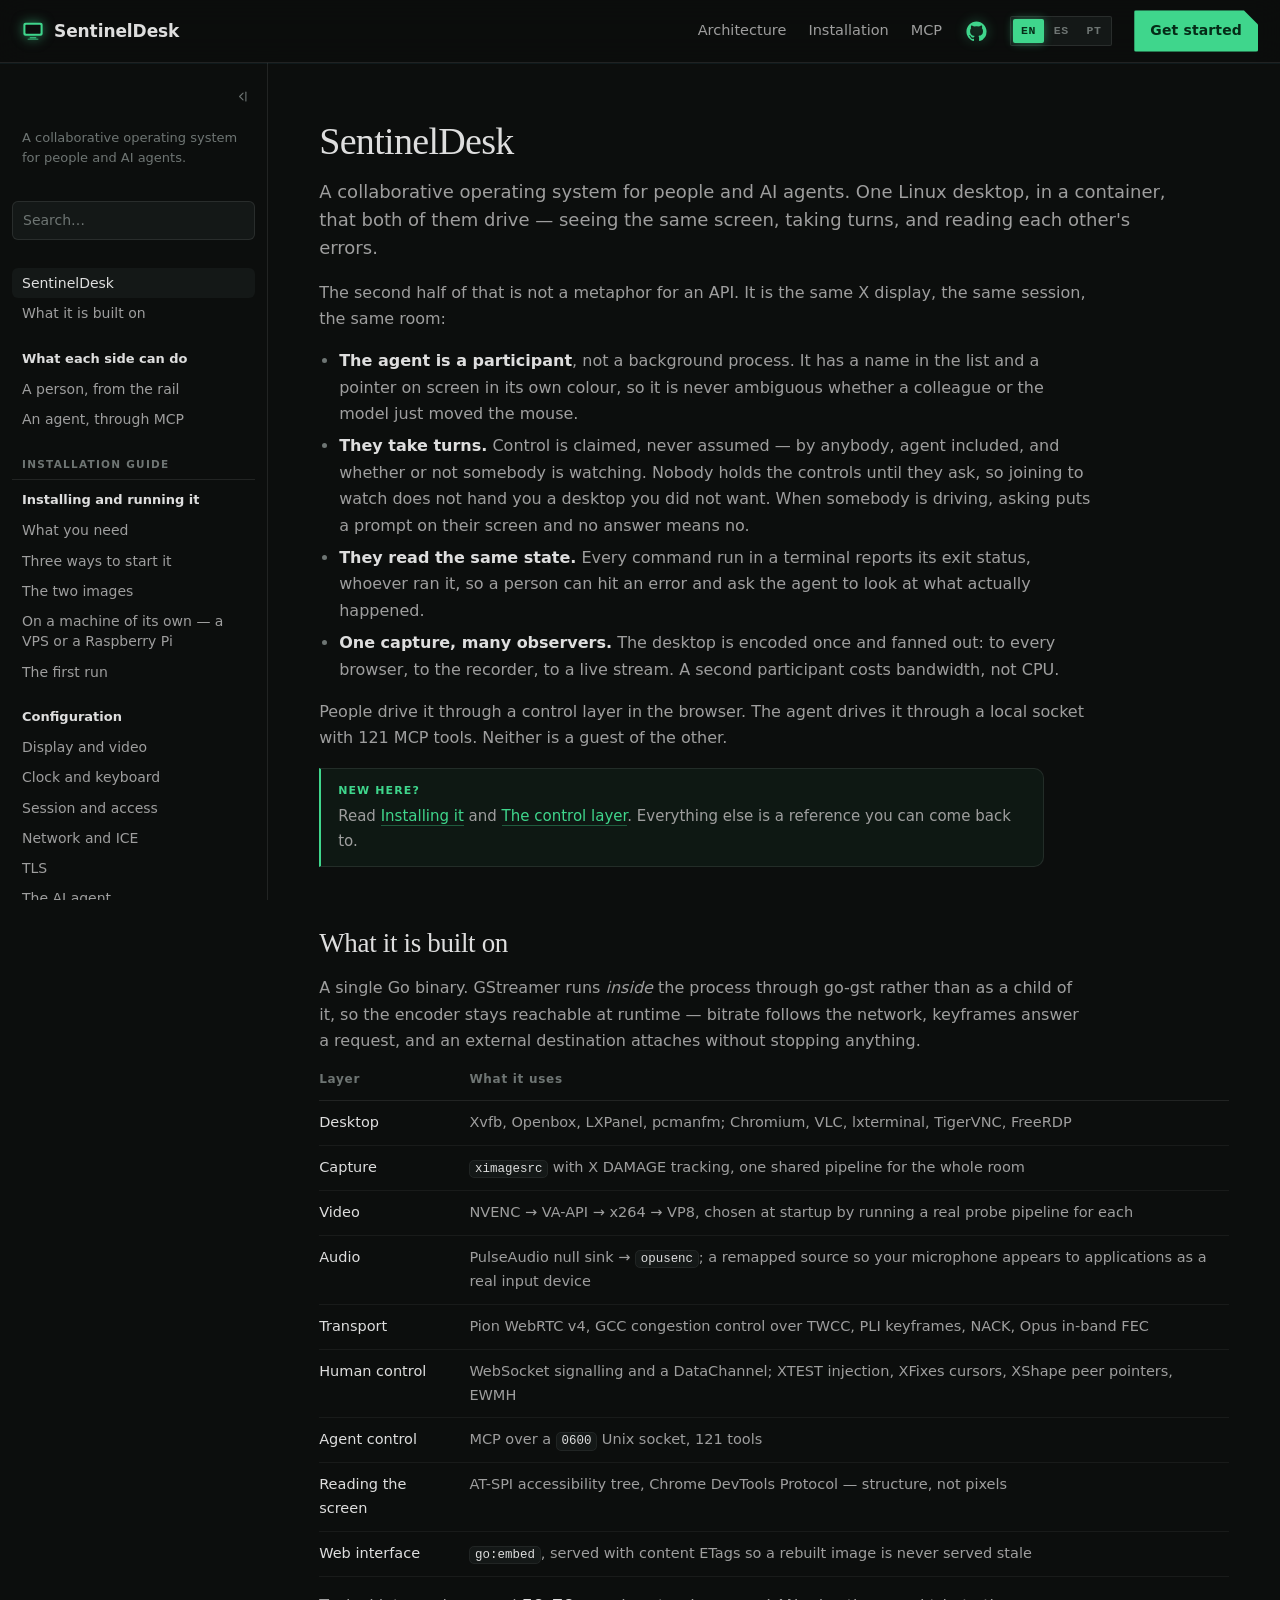
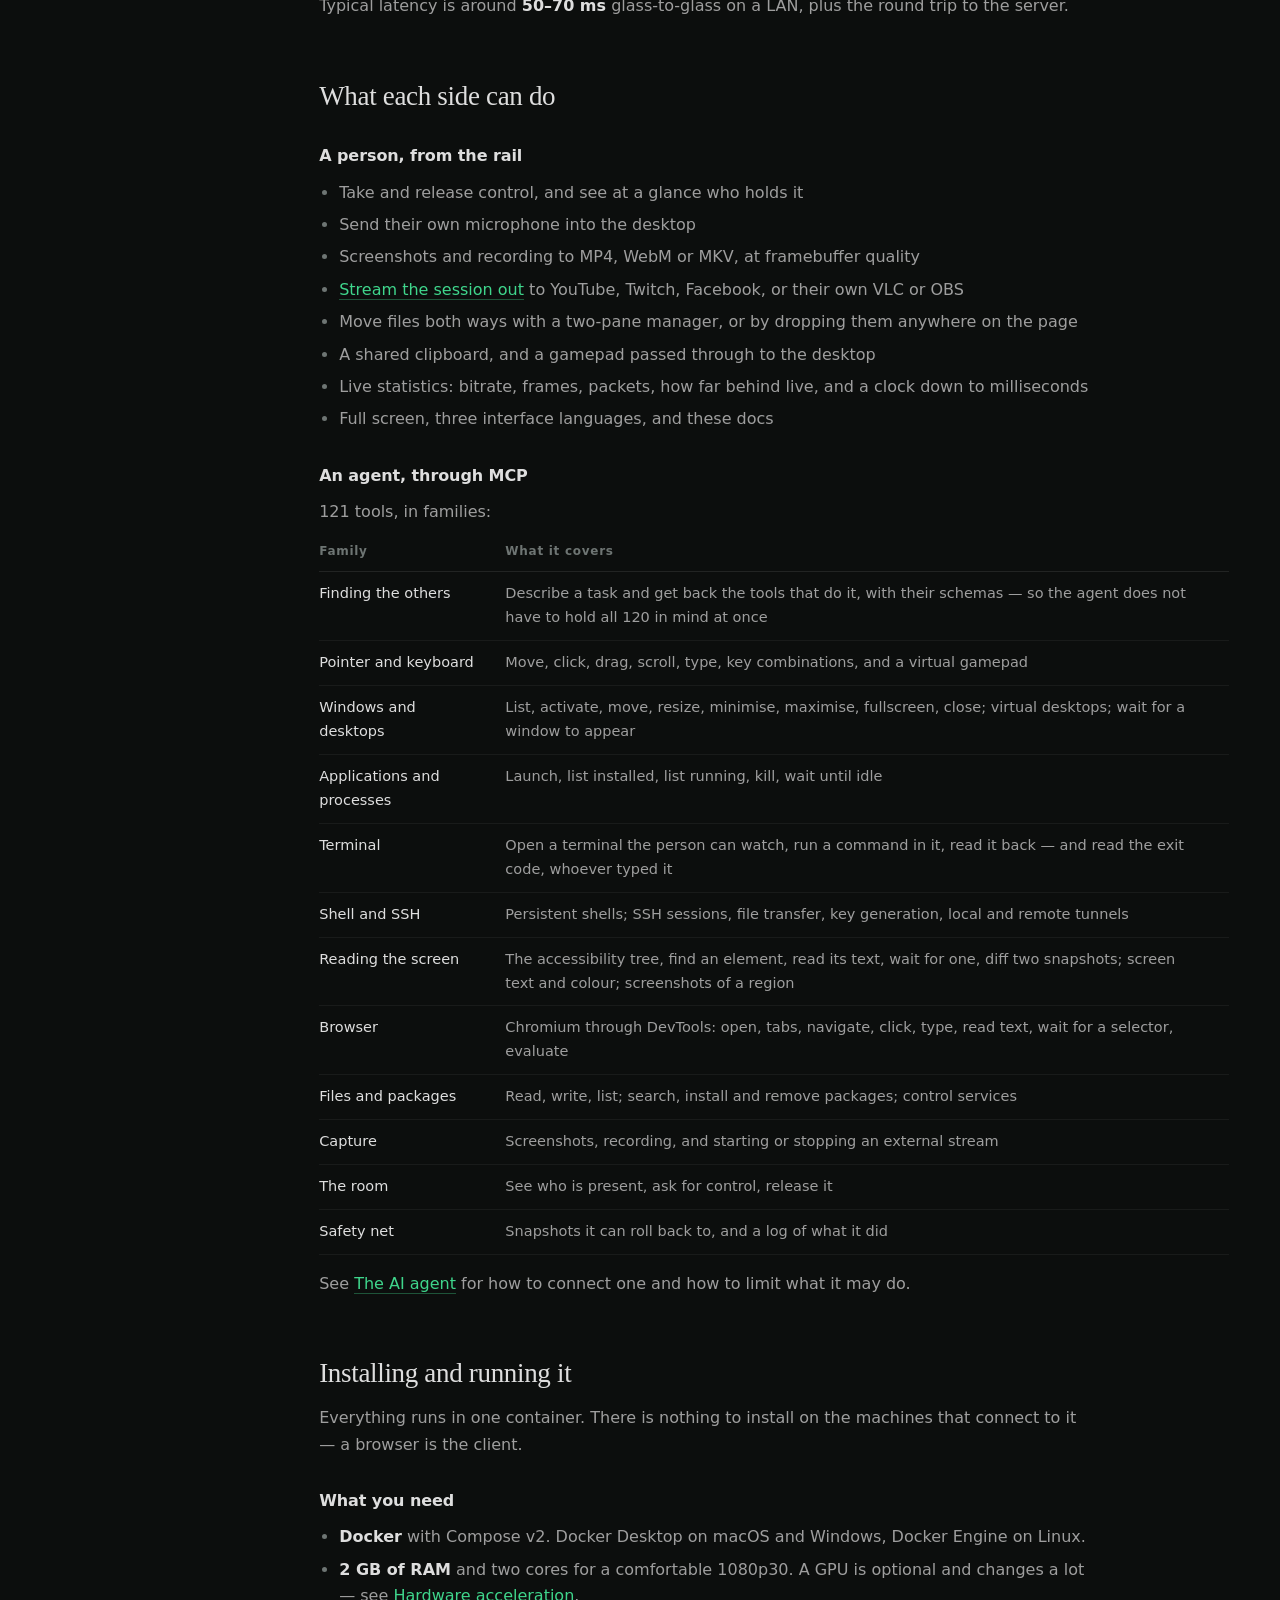
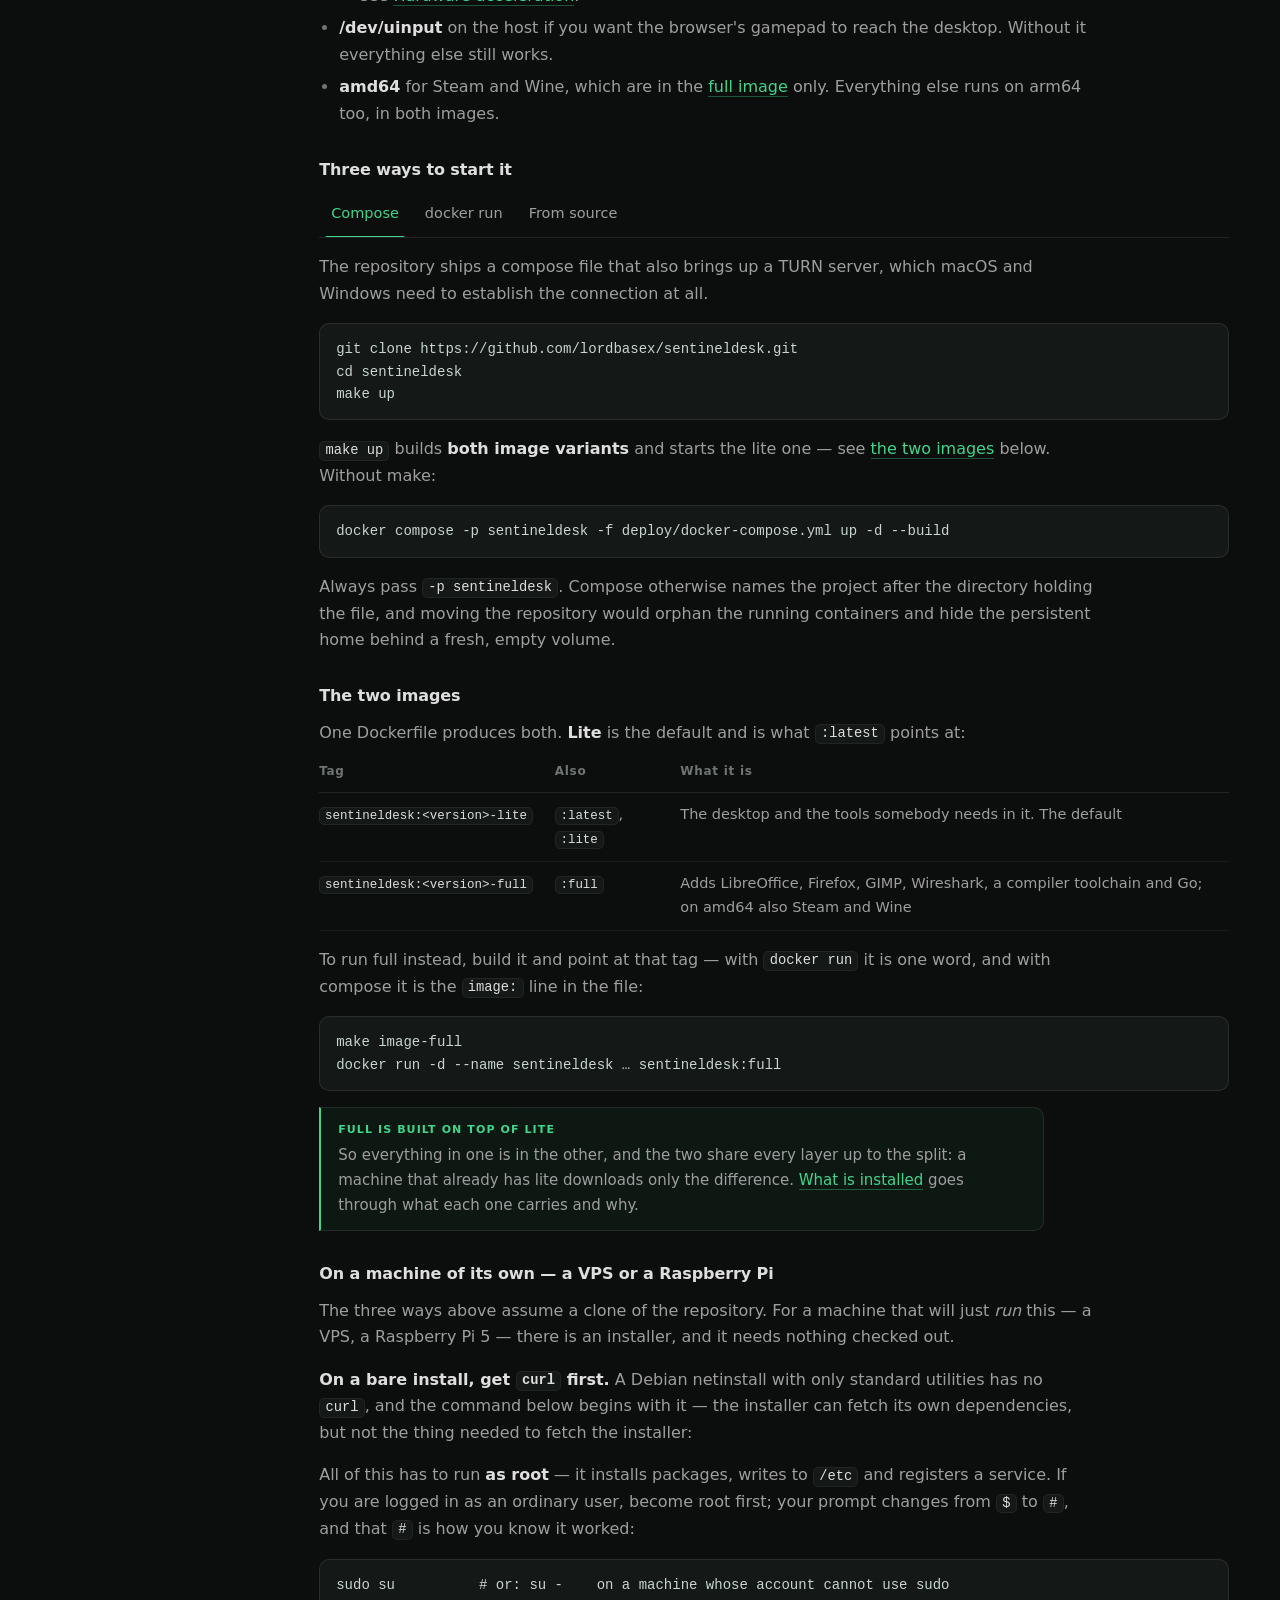
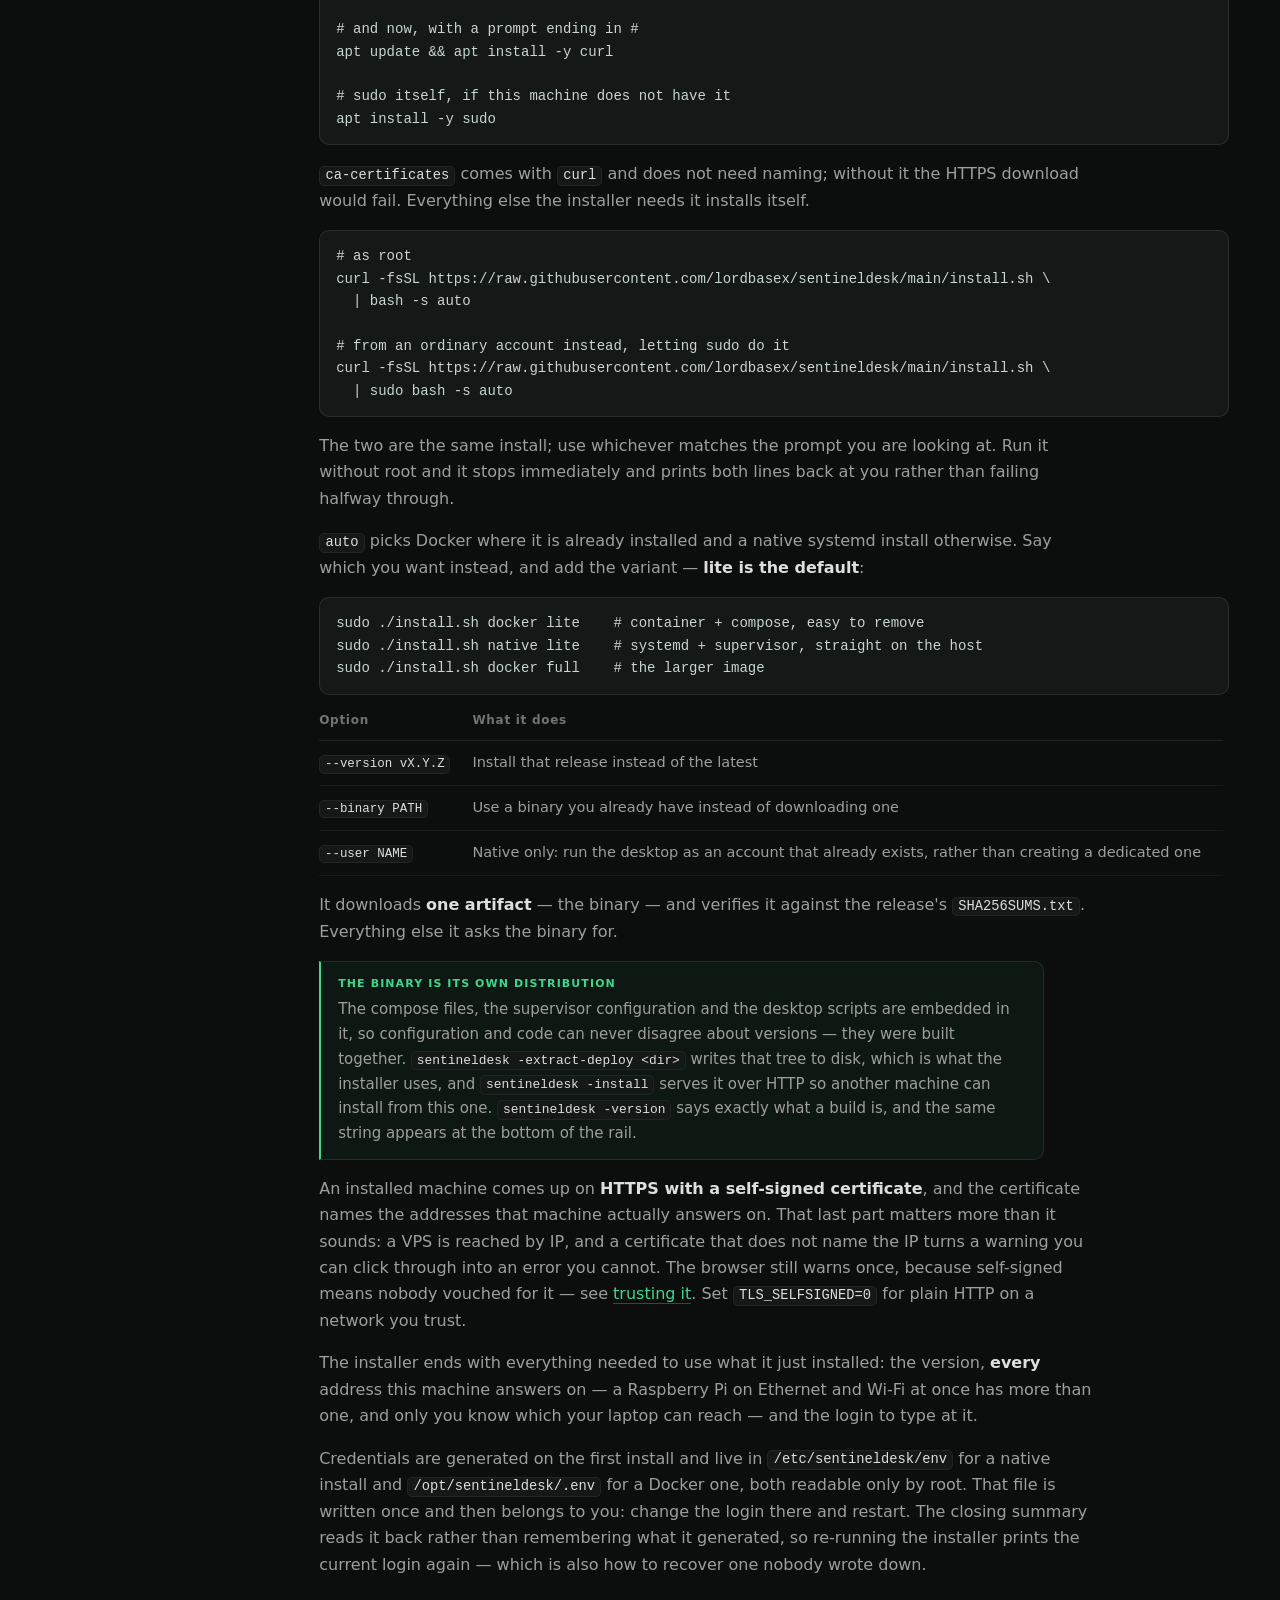
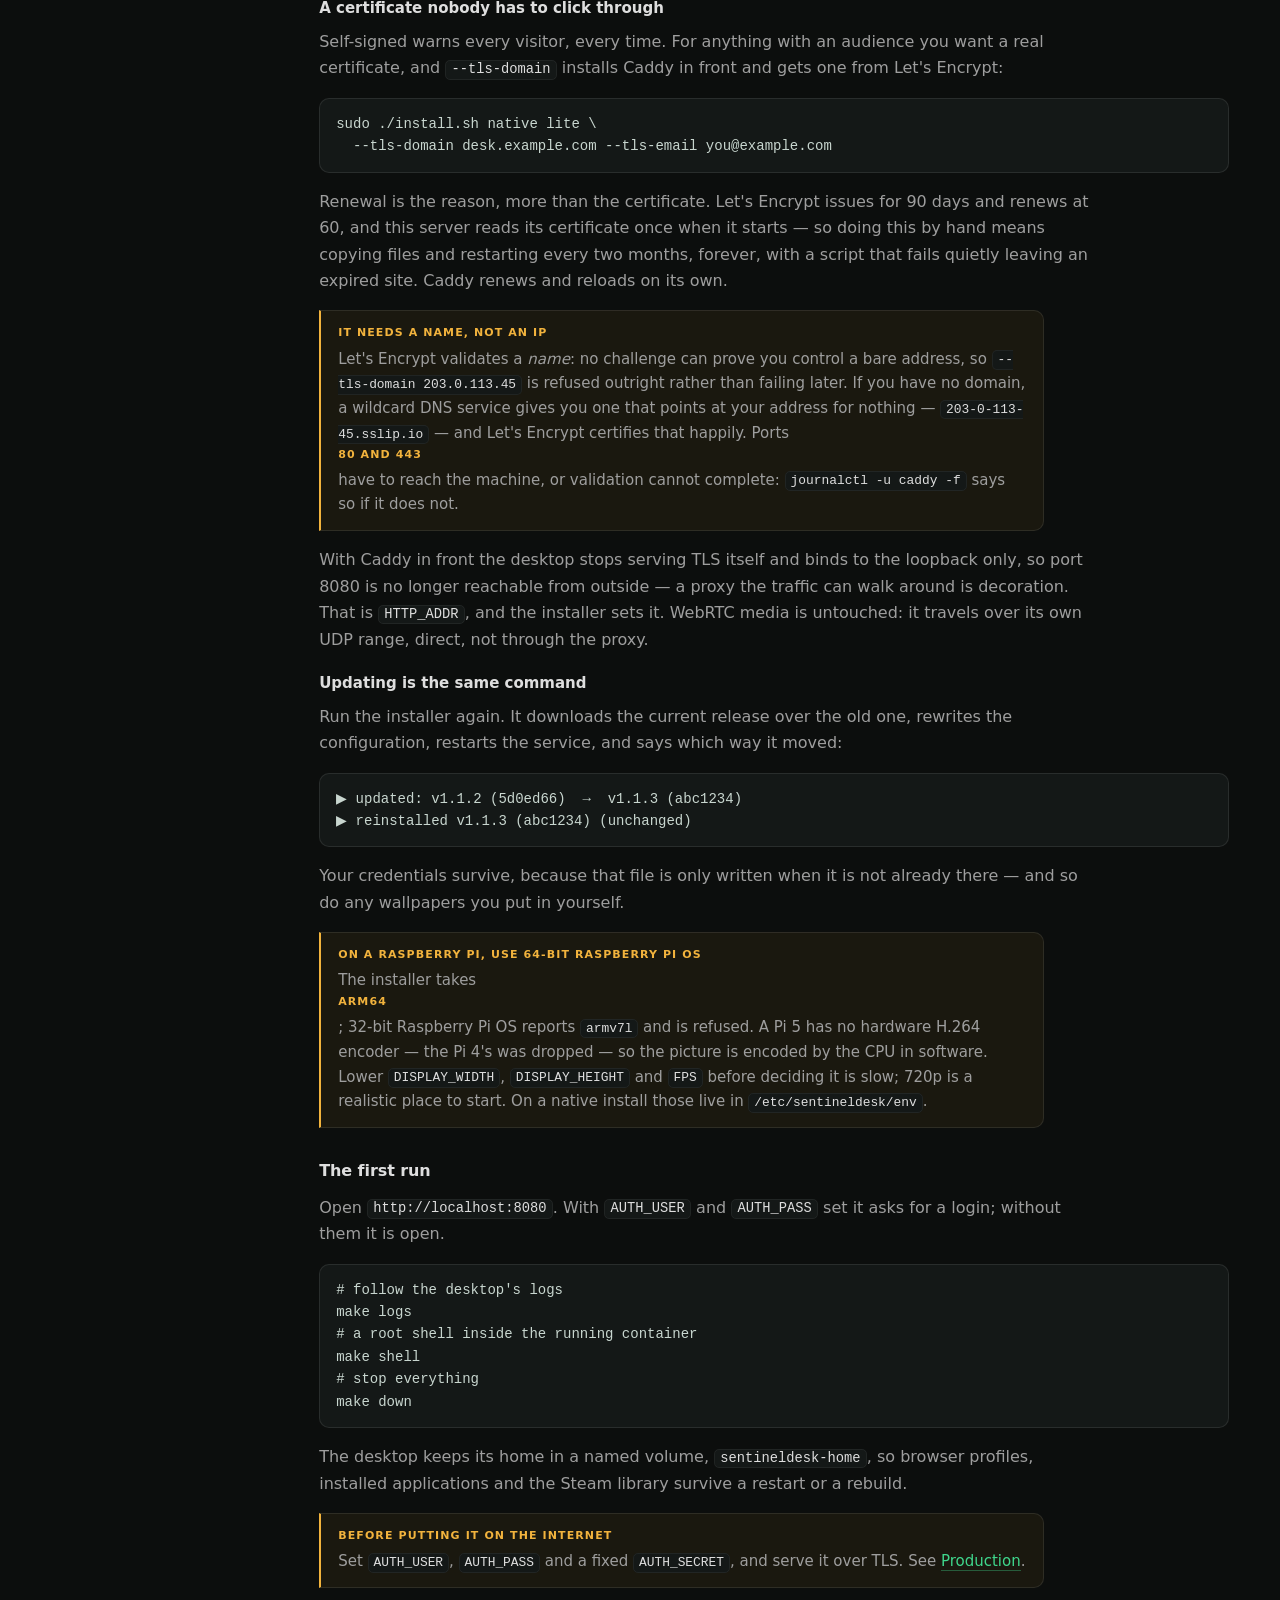
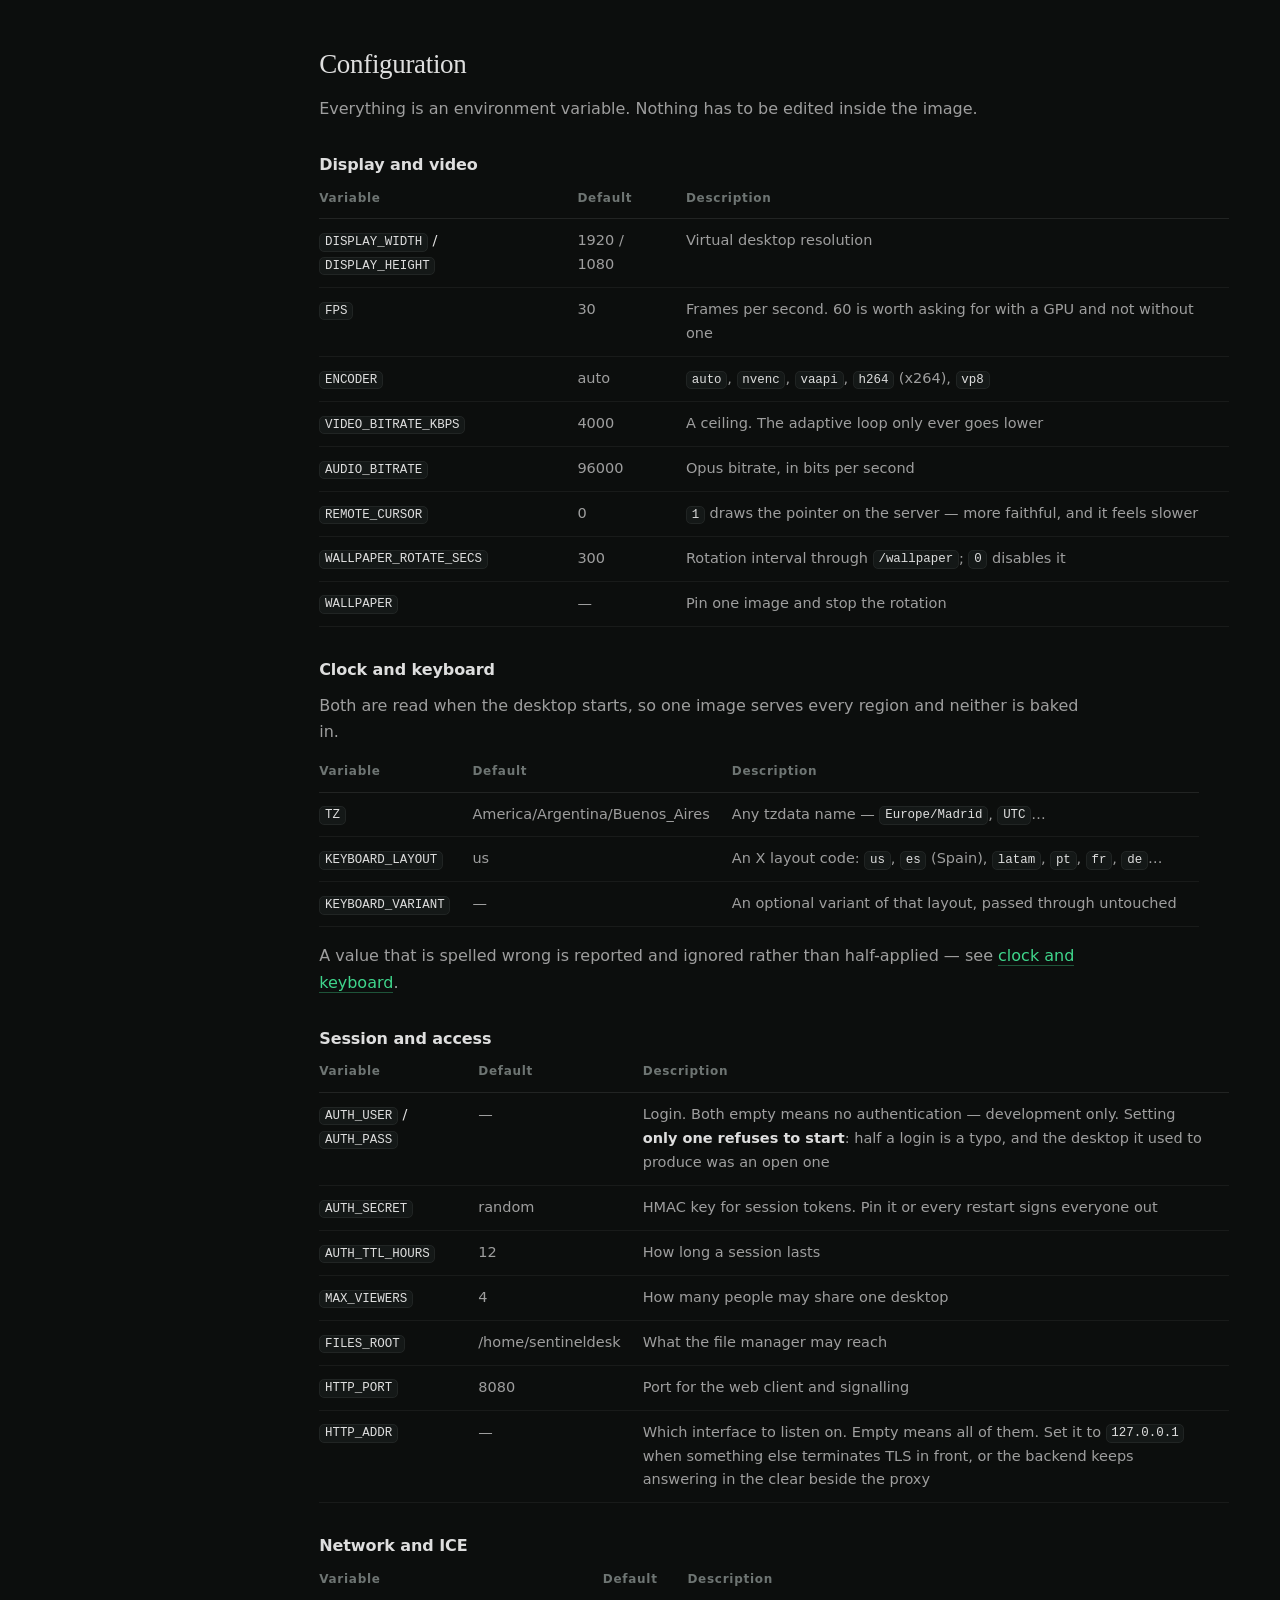
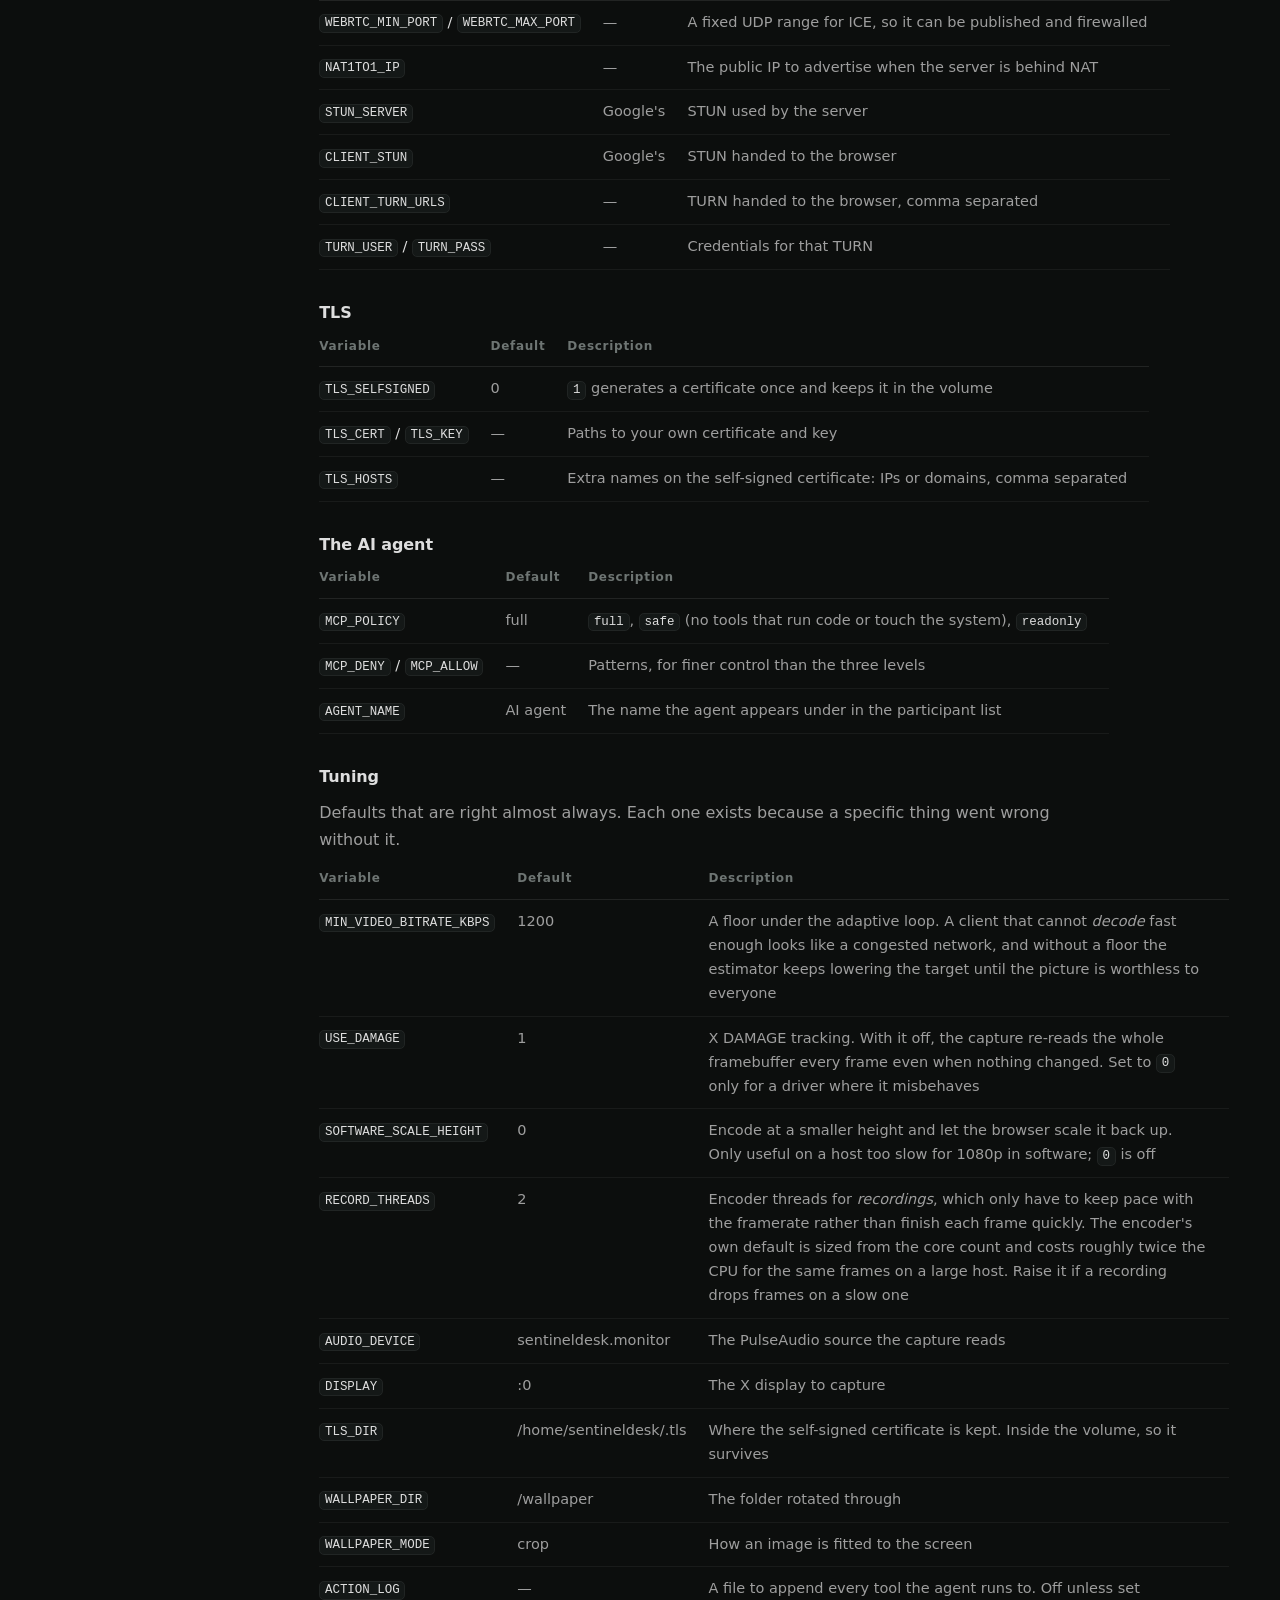
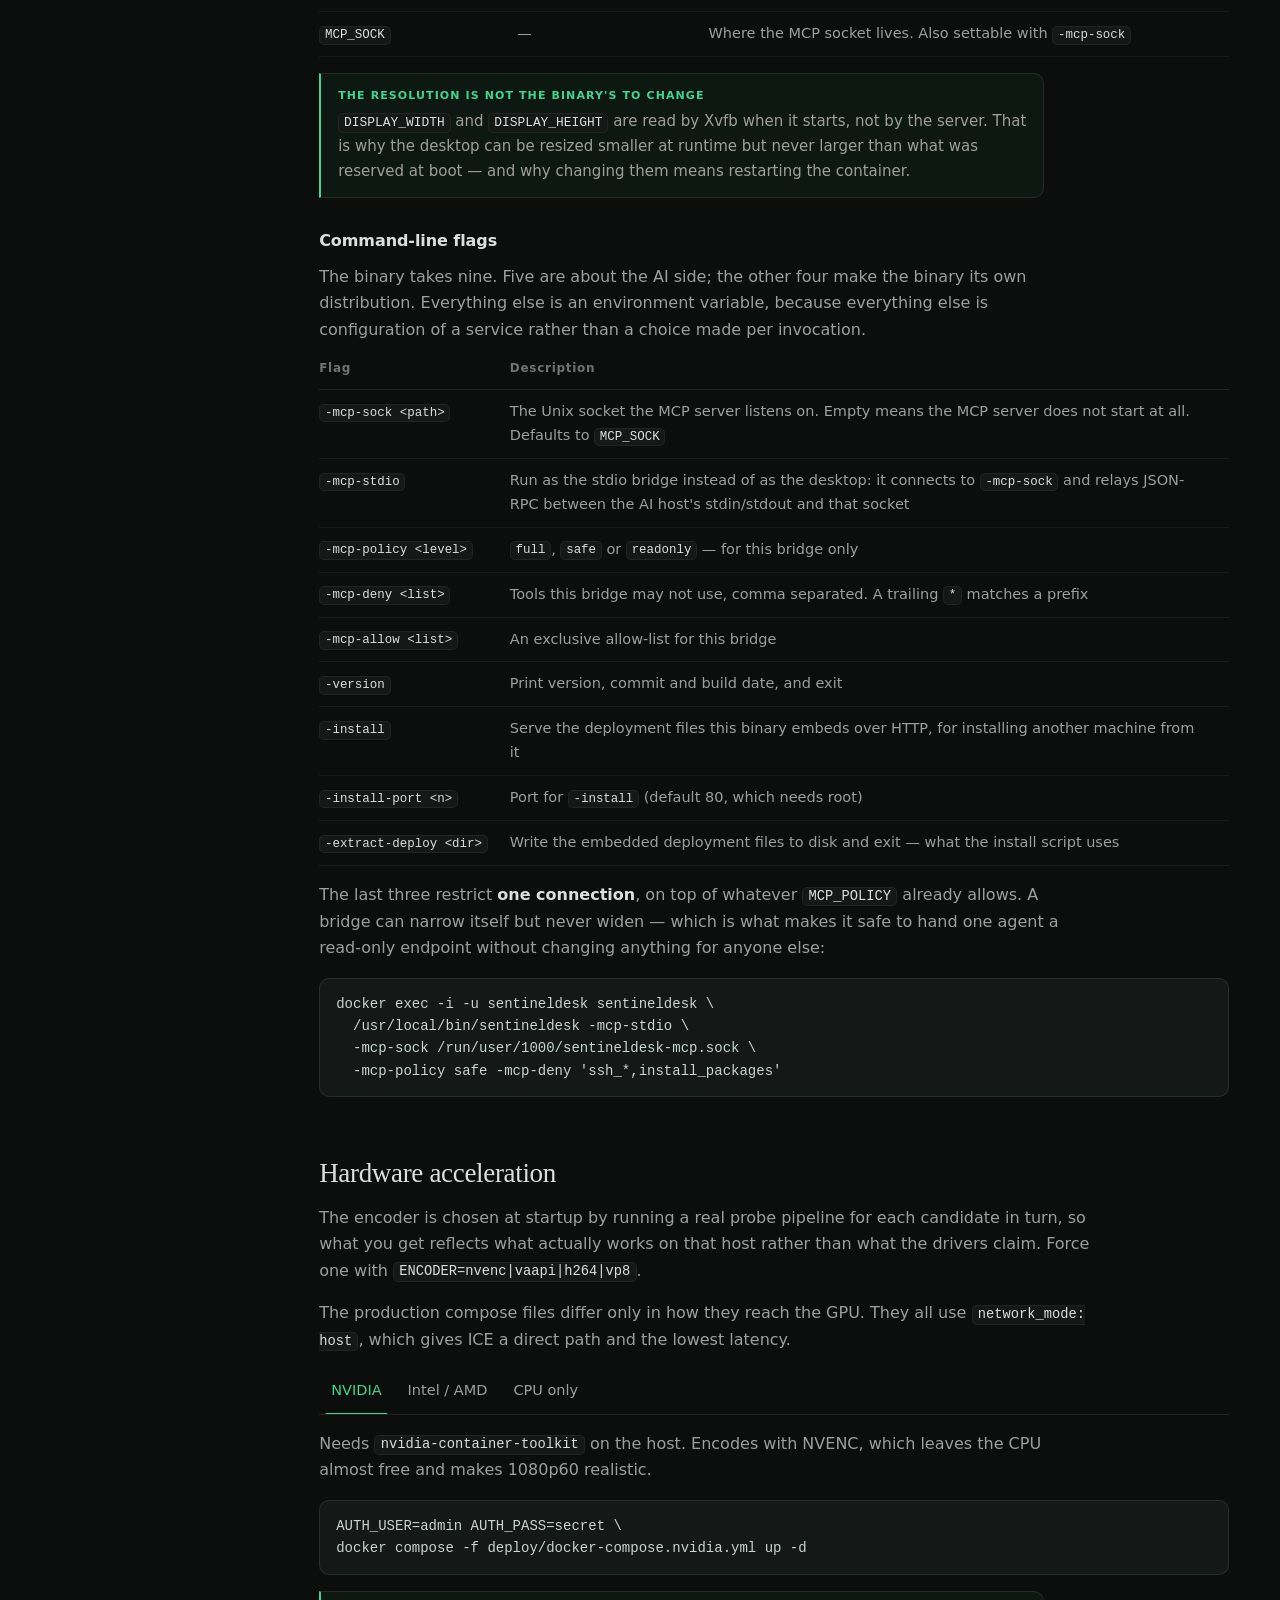
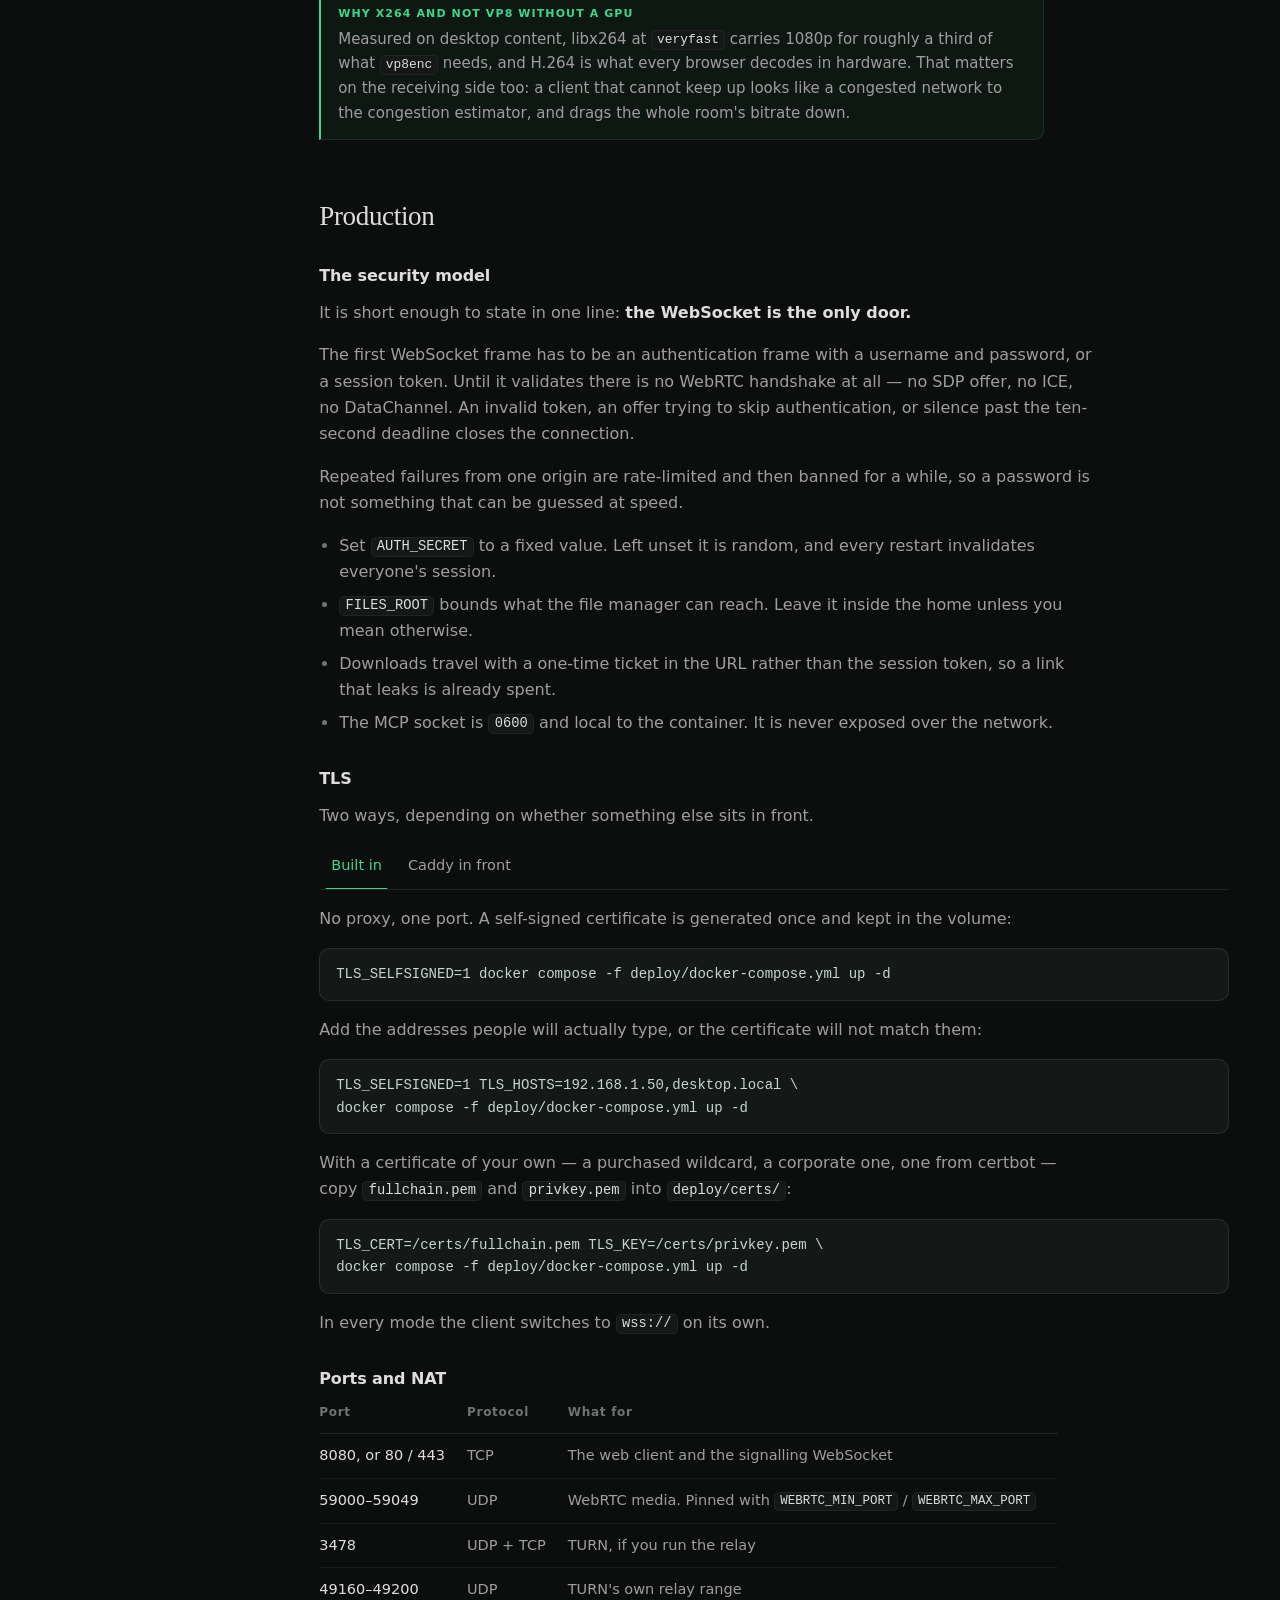
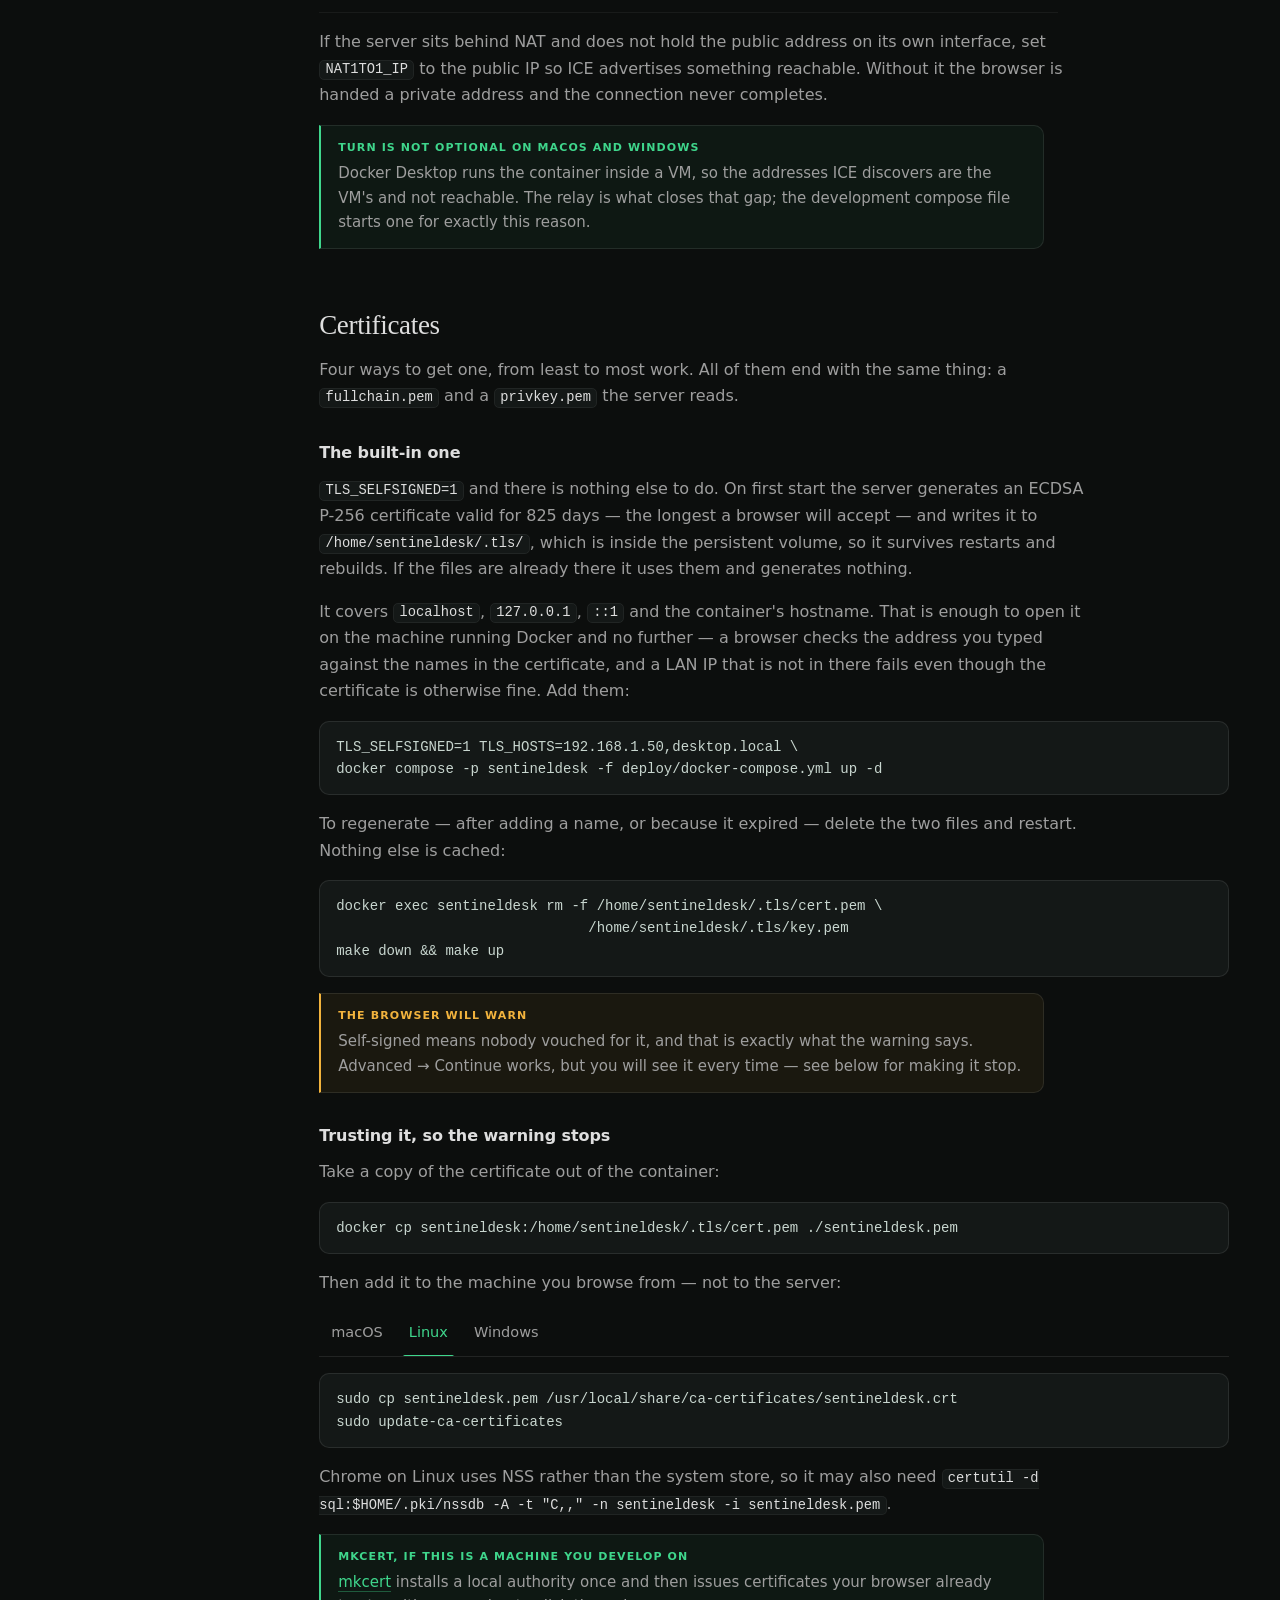
<file: docs/instalacion.html>
<!--
 * SentinelDesk
 * A collaborative operating system for people and AI agents.
 *
 * Copyright 2026 Federico Pereira <fpereira@cnsoluciones.com>
 * Co-authored by Nicolas Pereira <npereira@cnsoluciones.com>
 *
 * Licensed under the Apache License, Version 2.0.
 *
 * This product's name and logo are trademarks of Federico Pereira and are not
 * covered by the license above. See the README for the trademark policy.
 *
 * SPDX-License-Identifier: Apache-2.0
-->

<!--
  This page used to carry the installation instructions. They now live in the
  user guide, which had most of them already and in more depth — TLS,
  certificates, the variable tables, connecting an agent — while this page was
  the only place that documented installing on a machine of its own. Two
  half-overlapping accounts of the same thing is how documentation starts
  disagreeing with itself, so there is one now.

  Kept as a redirect rather than deleted: the address is published, linked from
  the project site and probably bookmarked, and a 404 helps nobody. ?lang= is
  carried across, because the guide honours it too.
-->
<!DOCTYPE html>
<html lang="en">
<head>
<meta charset="utf-8">
<meta name="viewport" content="width=device-width, initial-scale=1">
<title>Installation — SentinelDesk</title>
<link rel="canonical" href="guide/index.html#install">
<script>
  // Before the meta refresh, so the language survives the hop and the reader
  // does not land in English having asked for Portuguese.
  (function () {
    var lang = new URLSearchParams(location.search).get('lang');
    var to = 'guide/index.html' + (lang ? '?lang=' + encodeURIComponent(lang) : '') + '#install';
    location.replace(to);
  })();
</script>
<meta http-equiv="refresh" content="0; url=guide/index.html#install">
<style>
  body { margin: 0; min-height: 100vh; display: flex; align-items: center;
         justify-content: center; background: #0b0e14; color: #93a09a;
         font-family: system-ui, -apple-system, "Segoe UI", Roboto, sans-serif; }
  a { color: #4f8ef7; }
</style>
</head>
<body>
  <p>The installation guide has moved —
     <a href="guide/index.html#install">continue to the user guide</a>.</p>
</body>
</html>
</file>
<file: docs/sentineldesk.css>
/*
 * SentinelDesk
 * A collaborative operating system for people and AI agents.
 *
 * Copyright 2026 Federico Pereira <fpereira@cnsoluciones.com>
 * Co-authored by Nicolas Pereira <npereira@cnsoluciones.com>
 *
 * Licensed under the Apache License, Version 2.0.
 *
 * This product's name and logo are trademarks of Federico Pereira and are not
 * covered by the license above. See the README for the trademark policy.
 *
 * SPDX-License-Identifier: Apache-2.0
 */


/* Project site — shared styling for the landing page and its two sub-pages.
 *
 * Cyberpunk over the product's own palette. The ground is a blue-black night,
 * the chrome is neon cyan and violet — the same violet the control rail uses
 * for the agent — and the phosphor green stays what it has always meant:
 * "you are driving". The wallpaper (wallpaper/sentineldesk-wallpaper-6.png,
 * resized to 1400px and re-encoded as WebP) runs behind the hero and inside
 * the console's screen, in full colour: it IS the pitch — homínido, developer
 * and AI in one scene.
 *
 * ONE webfont, self-hosted, in one role: Archivo at its expanded widths, the
 * lettering of instrument panels — a rack of controls over a live machine.
 *
 * Dark only, deliberately. The product is a control layer floating over live
 * video, and it has exactly one appearance.
 *
 * Regenerate the wallpaper derivative with:
 *   sips -Z 1400 wallpaper/sentineldesk-wallpaper-6.png --out /tmp/w.png
 *   cwebp -q 72 /tmp/w.png -o docs/desktop-wallpaper.webp
 */

@font-face {
  font-family: 'Archivo';
  font-style: normal;
  font-weight: 100 900;
  font-stretch: 62% 125%;
  font-display: swap;
  src: url('fonts/archivo-variable-latin.woff2') format('woff2');
  unicode-range: U+0000-00FF, U+0131, U+0152-0153, U+2000-206F, U+2122, U+2191,
                 U+2193, U+2212, U+2215, U+FEFF, U+FFFD;
}

:root {
  color-scheme: dark;

  --bg:         #05070D;
  --raise:      #0B101B;
  --raise-2:    #101625;
  --line:       rgba(130,170,255,.16);
  --line-soft:  rgba(130,170,255,.09);

  --head:       #E6ECF7;   /* headings, and anything being emphasised */
  --ink:        #97A1B8;   /* body text */
  --faint:      #626D88;

  --drive:      #3FD68C;   /* the accent that means "you are driving" */
  --drive-ink:  #052B17;
  --watch:      #F2B33D;
  --rec:        #FF6B63;

  /* The agent's own colour, taken from the control rail — and the site's
     second neon, next to the interface cyan. */
  --agent:      #B08CF7;
  --agent-ink:  #1B0E33;
  --cyan:       #4CC8FF;

  --display: 'Archivo', system-ui, -apple-system, "Segoe UI", Roboto, sans-serif;
  --sans:  'Archivo', system-ui, -apple-system, "Segoe UI", Roboto, Helvetica, Arial, sans-serif;
  --mono:  ui-monospace, SFMono-Regular, "SF Mono", Menlo, Monaco, Consolas,
           "Liberation Mono", monospace;

  --wrap: 1080px;
  --measure: 72ch;
  --radius: 2px;

  /* The cyberpunk corner: one notch, top-right, on anything that is a panel. */
  --notch: 14px;
  --clip: polygon(0 0, calc(100% - var(--notch)) 0, 100% var(--notch),
                  100% 100%, 0 100%);
}

* { margin: 0; padding: 0; box-sizing: border-box; }

html { scroll-behavior: smooth; -webkit-text-size-adjust: 100%; }
@media (prefers-reduced-motion: reduce) { html { scroll-behavior: auto; } }

body {
  min-height: 100vh;
  background:
    radial-gradient(1200px 500px at 80% -100px,
      rgba(176,140,247,.07), transparent 70%),
    radial-gradient(900px 420px at 12% 0,
      rgba(76,200,255,.06), transparent 70%),
    var(--bg);
  color: var(--ink);
  font-family: var(--sans);
  font-size: 16px;
  line-height: 1.65;
  -webkit-font-smoothing: antialiased;
  overflow-x: hidden;
}

img { max-width: 100%; height: auto; }

::selection { background: color-mix(in srgb, var(--cyan) 30%, transparent); color: #fff; }

a:focus-visible, button:focus-visible, .btn:focus-visible {
  outline: 2px solid var(--cyan);
  outline-offset: 3px;
  border-radius: var(--radius);
}

.skip {
  position: absolute; left: -9999px; top: 8px; z-index: 100;
  padding: 8px 14px; background: var(--drive); color: var(--drive-ink);
  border-radius: var(--radius); font-weight: 600; text-decoration: none;
}
.skip:focus { left: 8px; }

.wrap { width: 100%; max-width: var(--wrap); margin: 0 auto; padding: 0 24px; }

/* --- brand mark ----------------------------------------------------------- */

.brand {
  display: inline-flex; align-items: center; gap: 10px;
  color: var(--head); text-decoration: none;
  font-family: var(--display); font-size: 17px; letter-spacing: -.005em;
  font-weight: 700; font-stretch: 112%;
}
.brand svg { width: 22px; height: 22px; flex: none;
             filter: drop-shadow(0 0 6px color-mix(in srgb, var(--drive) 55%, transparent)); }
.brand .scr { fill: var(--drive); }
.brand .gls { fill: var(--bg); }
.brand .std { fill: color-mix(in srgb, var(--drive) 62%, #000); }

/* --- header ----------------------------------------------------------------
 * Sticky and translucent over whatever scrolls beneath, closed by a neon
 * hairline. It carries the primary action at every scroll position.
 */

header {
  position: sticky; top: 0; z-index: 50;
  background: color-mix(in srgb, var(--bg) 78%, transparent);
  backdrop-filter: blur(14px); -webkit-backdrop-filter: blur(14px);
  border-bottom: 1px solid var(--line-soft);
  box-shadow: 0 1px 0 rgba(76,200,255,.06);
}
header .wrap {
  display: flex; align-items: center; gap: 20px;
  height: 62px;
}
header nav { display: flex; align-items: center; gap: 22px; margin-left: auto; }
header nav a {
  color: var(--ink); text-decoration: none; font-size: 14.5px;
  transition: color .15s ease, text-shadow .15s ease;
}
header nav a:hover { color: var(--head); }
header nav a[aria-current="page"] {
  color: var(--cyan);
  text-shadow: 0 0 12px color-mix(in srgb, var(--cyan) 55%, transparent);
}

@media (max-width: 720px) {
  header nav .hide-sm { display: none; }
  header .wrap {
    flex-wrap: wrap; height: auto; gap: 10px 14px; padding-block: 10px;
  }
  header nav {
    width: 100%; margin-left: 0; justify-content: space-between; gap: 14px;
  }
  header nav a { font-size: 13.5px; }
}

/* --- language switcher ------------------------------------------------------ */

.langs {
  display: flex; align-items: center; gap: 2px;
  padding: 2px; border: 1px solid var(--line); border-radius: var(--radius);
  background: var(--raise);
}
.langs button {
  appearance: none; border: 0; background: transparent; cursor: pointer;
  font-family: var(--mono); font-size: 11.5px; font-weight: 600;
  letter-spacing: .04em; color: var(--faint);
  padding: 4px 8px; border-radius: var(--radius); line-height: 1.4;
  transition: color .15s ease, background .15s ease;
}
.langs button:hover { color: var(--head); background: rgba(130,170,255,.08); }
.langs button.on {
  color: var(--drive-ink); background: var(--drive); font-weight: 700;
  box-shadow: 0 0 10px color-mix(in srgb, var(--drive) 45%, transparent);
}
.langs button:focus-visible { outline: 2px solid var(--cyan); outline-offset: 2px; }

footer .langs { background: transparent; }

/* --- the repository ---------------------------------------------------------
 * A mark, not a word: it is the only destination in the row that every reader
 * already knows by shape, and spelling it out would cost more room than the
 * icon does. It takes the brand's green and the brand's glow, because it goes
 * to the product rather than to another page of this site.
 */

.ghub {
  display: inline-flex; align-items: center; justify-content: center;
  width: 24px; height: 24px; flex: none;
  color: var(--drive);
  transition: filter .15s ease, transform .06s ease;
}
.ghub svg {
  width: 21px; height: 21px; fill: currentColor;
  filter: drop-shadow(0 0 6px color-mix(in srgb, var(--drive) 45%, transparent));
}
.ghub:hover { filter: brightness(1.18); }
.ghub:active { transform: translateY(1px); }

/* --- buttons ------------------------------------------------------------------
 * Two weights. The filled one is the accent, glows, and wears the notch;
 * there is at most one of it in view at a time.
 */

.btn {
  display: inline-flex; align-items: center; justify-content: center; gap: 8px;
  padding: 12px 22px; border: 1px solid transparent; border-radius: var(--radius);
  font-family: var(--display); font-size: 15px; font-weight: 700;
  font-stretch: 105%; letter-spacing: .01em;
  text-decoration: none; cursor: pointer; white-space: nowrap;
  transition: filter .15s ease, background .15s ease, border-color .15s ease,
              box-shadow .15s ease, transform .06s ease;
}
.btn:active { transform: translateY(1px); }
.btn svg { width: 16px; height: 16px; flex: none; }

.btn-primary {
  background: var(--drive); color: var(--drive-ink);
  clip-path: var(--clip);
  box-shadow: 0 0 22px color-mix(in srgb, var(--drive) 35%, transparent);
}
.btn-primary:hover { filter: brightness(1.12); }

.btn-ghost {
  background: color-mix(in srgb, var(--cyan) 4%, transparent);
  color: var(--head); border-color: var(--line);
}
.btn-ghost:hover {
  border-color: color-mix(in srgb, var(--cyan) 55%, transparent);
  box-shadow: 0 0 16px color-mix(in srgb, var(--cyan) 18%, transparent),
              inset 0 0 12px color-mix(in srgb, var(--cyan) 7%, transparent);
}

.btn-sm { padding: 8px 15px; font-size: 14px; }

/* --- hero -----------------------------------------------------------------------
 * The wallpaper runs behind the whole hero — the scene the product is about —
 * under a heavy veil so the interface stays the most legible thing on it.
 * The grid and the scanlines are one element each, painted with CSS.
 */

.hero { position: relative; overflow: hidden; padding: 96px 0 84px; }

.hero::before {
  content: ""; position: absolute; inset: 0; pointer-events: none;
  background:
    linear-gradient(180deg,
      color-mix(in srgb, var(--bg) 86%, transparent) 0%,
      color-mix(in srgb, var(--bg) 62%, transparent) 45%,
      var(--bg) 96%),
    linear-gradient(90deg,
      color-mix(in srgb, var(--bg) 88%, transparent) 0%,
      color-mix(in srgb, var(--bg) 40%, transparent) 60%,
      color-mix(in srgb, var(--bg) 20%, transparent) 100%),
    url('desktop-wallpaper.webp') center 30% / cover no-repeat;
}
.hero::after {
  /* The engineering grid + scanlines, fading out before the section below. */
  content: ""; position: absolute; inset: 0; pointer-events: none;
  background-image:
    repeating-linear-gradient(180deg, rgba(230,240,255,.028) 0 1px, transparent 1px 3px),
    linear-gradient(var(--line-soft) 1px, transparent 1px),
    linear-gradient(90deg, var(--line-soft) 1px, transparent 1px);
  background-size: auto, 56px 56px, 56px 56px;
  -webkit-mask-image: radial-gradient(closest-side at 50% 30%, #000, transparent);
  mask-image: radial-gradient(closest-side at 50% 30%, #000, transparent);
  opacity: .8;
}
.hero .wrap { position: relative; z-index: 1; }

.hero-grid {
  display: grid; grid-template-columns: 1fr; gap: 44px; align-items: center;
}
.hero-grid > * { min-width: 0; }

@media (min-width: 980px) {
  .hero-grid { grid-template-columns: 1.02fr 1fr; gap: 52px; }
  .hero { padding: 88px 0 80px; }
  .hero-grid h1 { font-size: clamp(32px, 3.5vw, 45px); max-width: none; }
  .hero-grid .lede { font-size: 17px; }
}

.eyebrow {
  display: inline-flex; align-items: center; gap: 9px;
  padding: 5px 13px 5px 9px; margin-bottom: 26px;
  border: 1px solid color-mix(in srgb, var(--cyan) 30%, transparent);
  border-radius: var(--radius);
  background: color-mix(in srgb, var(--raise) 80%, transparent);
  clip-path: polygon(0 0, calc(100% - 9px) 0, 100% 9px, 100% 100%, 0 100%);
  font-family: var(--mono); font-size: 12.5px; color: var(--ink);
}
.eyebrow .dot {
  width: 7px; height: 7px; background: var(--drive);
  box-shadow: 0 0 10px var(--drive);
  flex: none;
}

h1 {
  font-family: var(--display); font-weight: 800; color: var(--head);
  font-stretch: 125%;
  font-size: clamp(36px, 5.6vw, 60px); line-height: 1.02;
  letter-spacing: -.035em; max-width: 14ch;
}
h1 .accent {
  background: linear-gradient(92deg, var(--cyan) 0%, var(--agent) 100%);
  -webkit-background-clip: text; background-clip: text; color: transparent;
  filter: drop-shadow(0 0 18px color-mix(in srgb, var(--agent) 40%, transparent));
}

.lede {
  margin-top: 22px; max-width: 60ch;
  font-size: clamp(17px, 2vw, 19px); line-height: 1.6;
}
.lede strong { color: var(--head); font-weight: 600; }

.cta { display: flex; flex-wrap: wrap; gap: 12px; margin-top: 34px; }

.hero-note { margin-top: 18px; font-size: 13.5px; color: var(--faint); }
.hero-note strong { color: var(--head); }
.hero-note code {
  font-family: var(--mono); font-size: 12.5px; color: var(--ink);
  background: var(--raise); border: 1px solid var(--line-soft);
  padding: 2px 6px; border-radius: var(--radius);
}

/* --- the shared console: this page's one signature --------------------------
 *
 * The hero shows the thing the product actually is — a person and an agent on
 * the same screen, taking turns. Every device is borrowed from the product's
 * own control rail: the signature strip down the left edge, the SOLID chip for
 * "you are driving" against the HATCHED one for "somebody else is", and the
 * violet that means the somebody else is not a person.
 *
 * It is a loop, not a live session, and the caption says so. Control state is
 * carried by SHAPE and TEXT, never by colour alone.
 */

.console { --loop: 16s; background: none; border: 0; padding: 0; overflow: visible; }
@media (max-width: 979px) { .console { margin-top: 4px; } }

.console-frame {
  position: relative; display: flex;
  border: 1px solid color-mix(in srgb, var(--cyan) 35%, transparent);
  border-radius: var(--radius);
  background: var(--raise); overflow: hidden;
  clip-path: var(--clip);
  box-shadow:
    0 0 0 1px rgba(0,0,0,.5),
    0 0 34px color-mix(in srgb, var(--cyan) 14%, transparent),
    0 26px 64px -34px rgba(0,0,0,.95);
}

/* Pressing the frame opens the interactive desktop — the same thing the
   rail's Fullscreen row does, reached from the thing it is a picture of.

   Nothing here moves: the loop inside the frame is already the panel's motion,
   and a hover lift would compete with it. What changes is the cyan, which is
   this page's word for live. */
.console-frame {
  cursor: pointer;
  transition: border-color .2s ease, box-shadow .2s ease;
}
.console-frame:hover, .console-frame:focus-visible {
  border-color: color-mix(in srgb, var(--cyan) 68%, transparent);
  box-shadow:
    0 0 0 1px rgba(0,0,0,.5),
    0 0 44px color-mix(in srgb, var(--cyan) 26%, transparent),
    0 26px 64px -34px rgba(0,0,0,.95);
}
/* The focus ring is drawn inside rather than as an outline. Two reasons, and
   the second is the real one: clip-path would cut the notched corner off an
   outline, and an outline on the figure instead would enclose the state bar
   and the caption — saying that the caption is part of the control, which it
   is not. An inset ring follows the frame's own silhouette, notch included.

   Absolutely positioned, so it is not a flex item in a flex container. */
.console-frame:focus-visible { outline: none; }
.console-frame::after {
  content: ""; position: absolute; inset: 0; z-index: 4; pointer-events: none;
  box-shadow: inset 0 0 0 2px var(--cyan);
  opacity: 0;
}
.console-frame:focus-visible::after { opacity: 1; }
@media (prefers-reduced-motion: reduce) { .console-frame { transition: none; } }

/* The control signature: 3px, the full height of the frame. */
.rail { position: relative; width: 3px; flex: none; }
.rail::before, .rail::after { content: ""; position: absolute; inset: 0; }
.rail::before {
  background: var(--drive);
  box-shadow: 0 0 12px var(--drive);
  animation: rail-you var(--loop) infinite;
}
.rail::after {
  background: repeating-linear-gradient(180deg,
              var(--agent) 0 6px, transparent 6px 12px);
  opacity: 0;
  animation: rail-agent var(--loop) infinite;
}

.screen {
  position: relative; flex: 1; aspect-ratio: 16 / 9; overflow: hidden;
  background: #070A12;
}

/* The desktop's actual wallpaper, in full colour: the scene is the argument.
   Dimmed toward the edges so the control vocabulary stays the most legible
   thing in the frame. */
.screen::before {
  content: ""; position: absolute; inset: 0; pointer-events: none;
  background:
    radial-gradient(125% 105% at 50% 6%,
      rgba(7,10,18,.12) 0%, rgba(7,10,18,.6) 90%),
    url('menu-wallpaper.webp') left center / cover no-repeat;
}
/* Says what pressing the frame does. Without it the panel is a picture that
   turns out to react, which nobody discovers. It is always there, dim, and
   only brightens — appearing on hover would hide it from every touch screen,
   which is most of the traffic a landing page gets. pointer-events: none so
   the whole frame stays one target. */
.screen-open {
  position: absolute; z-index: 3; right: 3.2%; bottom: 6%;
  display: inline-flex; align-items: center; gap: 5px;
  padding: 3px 8px; border-radius: 999px; pointer-events: none;
  font-family: var(--mono); font-size: 8.5px; font-weight: 700;
  letter-spacing: .06em; line-height: 1; white-space: nowrap;
  color: color-mix(in srgb, var(--cyan) 78%, #E7EDEA);
  background: rgba(7,10,18,.68);
  border: 1px solid color-mix(in srgb, var(--cyan) 24%, transparent);
  opacity: .74; transition: opacity .2s ease, border-color .2s ease;
}
.screen-open svg {
  width: 9px; height: 9px; flex: none;
  fill: none; stroke: currentColor; stroke-width: 1.6; stroke-linecap: round;
}
.console-frame:hover .screen-open,
.console-frame:focus-visible .screen-open {
  opacity: 1; border-color: color-mix(in srgb, var(--cyan) 58%, transparent);
}
@media (prefers-reduced-motion: reduce) { .screen-open { transition: none; } }

/* Scanlines over the miniature: it is a streamed screen, and reads as one. */
.screen::after {
  content: ""; position: absolute; inset: 0; pointer-events: none;
  background: repeating-linear-gradient(180deg,
              rgba(230,240,255,.03) 0 1px, transparent 1px 3px);
}

/* A miniature of the real desktop — the same scene the fullscreen demo opens:
   the LXPanel bar, Chromium on the project page, a terminal that just ran. */
.panel {
  position: absolute; left: 0; right: 0; top: 0; height: 9%; z-index: 1;
  background: #d5dae3; border-bottom: 1px solid #b7bdc9;
  display: flex; align-items: center; gap: 5px; padding: 0 7px;
}
.panel i { width: 8px; height: 8px; border-radius: 2px; }
.panel .a1 { background: #7fb2e5; }
.panel .a2 { background: #4a90e2; border-radius: 50%; }
.panel .a3 { background: #b9b9b0; }
.panel .a4 { background: #2d323b; }
.panel .spacer { flex: 1; }
.panel .tray { display: block; width: 14px; height: 8px; border-radius: 1px;
               background: #111; text-decoration: none; }
.panel .clock { font-family: var(--mono); font-size: 7.5px; font-weight: 700;
                color: #1c2128; letter-spacing: .02em; }

.win {
  position: absolute; z-index: 1; border-radius: 3px; overflow: hidden;
  box-shadow: 0 8px 22px rgba(0,0,0,.5), 0 0 0 1px rgba(0,0,0,.35);
}
/* mini rail, floating left like the real toolbar */
.mrail {
  position: absolute; left: 2.5%; top: 16%; bottom: 13%; width: 11%; z-index: 2;
  background: rgba(13,17,16,.62); border: 1px solid rgba(255,255,255,.18);
  border-radius: 5px; backdrop-filter: blur(3px); -webkit-backdrop-filter: blur(3px);
  display: flex; flex-direction: column; align-items: center; gap: 7.5%;
  padding: 9% 0; box-shadow: 0 6px 18px rgba(0,0,0,.4);
}
.mrail .sig {
  position: absolute; left: 0; top: 7%; bottom: 7%; width: 2px;
  border-radius: 0 1px 1px 0; background: var(--drive); box-shadow: 0 0 5px var(--drive);
}
.mrail .chip { display: block; width: 64%; height: 7.5%; border-radius: 2px;
               background: #3FD68C; box-shadow: 0 0 6px rgba(63,214,140,.5);
               text-decoration: none; }
.mrail u { display: block; width: 38%; height: 4%; border-radius: 1px;
           background: rgba(231,237,234,.35); text-decoration: none; }

/* mini Chromium, on the docs — stretched, the main window of the scene */
.win-a { left: 16%; top: 14%; width: 66%; background: #fff; }
.cbar { display: flex; align-items: flex-end; height: 14px; padding: 3px 4px 0; background: #dee1e6; }
.ctab {
  display: inline-flex; align-items: center; gap: 3px; padding: 2px 7px;
  border-radius: 4px 4px 0 0; background: #fff;
  font-family: var(--sans); font-size: 6.5px; color: #202124; line-height: 1.4;
}
.ctab i { width: 5px; height: 5px; border-radius: 1px; background: var(--drive); }
.curl {
  display: flex; align-items: center; margin: 3px 5px; padding: 2.5px 7px; border-radius: 999px;
  background: #f1f3f4; font-family: var(--sans); font-size: 6px; color: #5f6368;
  white-space: nowrap; overflow: hidden;
}
.cpage { padding: 7px 8px 12px; display: flex; flex-direction: column; gap: 5px; background: #fff; }
.cpage u { display: block; height: 3.5px; border-radius: 1px; background: rgba(32,33,36,.14); text-decoration: none; }
.cpage u.on { background: color-mix(in srgb, var(--drive) 60%, transparent); }
/* mini terminal */
.win-b { left: 50%; top: 54%; width: 45%; background: rgba(24,27,33,.97); }
.tbar { display: flex; align-items: center; gap: 3px; height: 10px; padding: 0 5px; background: #3a3f47; }
.tbar i { width: 3.5px; height: 3.5px; border-radius: 50%; background: #9aa3ad; }
.tbody { padding: 5px 7px 7px; font-family: var(--mono); font-size: 6.5px; line-height: 1.75; color: #e7edea; }
.tbody .tl { display: block; white-space: nowrap; overflow: hidden; }
.tbody b { color: var(--drive); font-weight: 700; }

/* The caret only blinks while the agent is at the controls. */
.caret {
  position: absolute; z-index: 1; left: 57%; top: 64%; width: 6px; height: 9px;
  background: var(--agent); opacity: 0;
  box-shadow: 0 0 8px var(--agent);
  animation: caret-window var(--loop) infinite;
}

/* --- pointers ---
 * Named, in their owner's colour, with a dark ring so they hold over any
 * wallpaper — in the product the background rotates every five minutes. */
.ptr {
  position: absolute; z-index: 2; display: flex; align-items: flex-start; gap: 5px;
  pointer-events: none; will-change: left, top;
}
.ptr svg { width: 16px; height: 16px; flex: none;
           filter: drop-shadow(0 1px 1.5px rgba(0,0,0,.85)); }
.ptr span {
  font-family: var(--display); font-size: 9.5px; font-weight: 700;
  font-stretch: 105%; letter-spacing: .07em; text-transform: uppercase;
  padding: 2px 6px; border-radius: var(--radius); white-space: nowrap; line-height: 1.5;
  box-shadow: 0 0 0 1px rgba(0,0,0,.55), 0 2px 6px rgba(0,0,0,.5);
}
.ptr-you { left: 30%; top: 74%; animation: ptr-you var(--loop) infinite; }
.ptr-you svg { fill: var(--drive); }
.ptr-you span { background: var(--drive); color: var(--drive-ink);
                box-shadow: 0 0 0 1px rgba(0,0,0,.55), 0 0 14px color-mix(in srgb, var(--drive) 50%, transparent); }
.ptr-agent { left: 72%; top: 30%; animation: ptr-agent var(--loop) infinite; }
.ptr-agent svg { fill: var(--agent); }
.ptr-agent span { background: var(--agent); color: var(--agent-ink);
                  box-shadow: 0 0 0 1px rgba(0,0,0,.55), 0 0 14px color-mix(in srgb, var(--agent) 50%, transparent); }

/* --- the state bar under the frame --- */

.console-bar {
  display: flex; flex-direction: column; align-items: flex-start;
  gap: 9px; margin-top: 14px;
}

.chip-stack { position: relative; height: 28px; align-self: stretch; }
.chip {
  position: absolute; left: 0; top: 0; display: inline-flex; align-items: center;
  gap: 7px; height: 28px; padding: 0 11px; border-radius: var(--radius);
  font-family: var(--display); font-size: 10.5px; font-weight: 700;
  font-stretch: 105%; letter-spacing: .08em; text-transform: uppercase;
  white-space: nowrap; opacity: 0;
}
.chip b { width: 7px; height: 7px; border-radius: 1px; flex: none; }

/* Solid: you are driving. */
.chip-you {
  background: var(--drive); color: var(--drive-ink); opacity: 1;
  box-shadow: 0 0 18px color-mix(in srgb, var(--drive) 38%, transparent);
  animation: chip-you var(--loop) infinite;
}
.chip-you b { background: var(--drive-ink); }

/* Hatched: somebody else. Amber while the question is open… */
.chip-ask {
  border: 1px solid var(--watch); color: var(--watch);
  background: repeating-linear-gradient(135deg,
              color-mix(in srgb, var(--watch) 15%, transparent) 0 5px,
              transparent 5px 11px);
  animation: chip-ask var(--loop) infinite;
}
.chip-ask b { background: var(--watch); }

/* …violet once the somebody else turns out to be the agent. */
.chip-agent {
  border: 1px solid var(--agent); color: var(--agent);
  background: repeating-linear-gradient(135deg,
              color-mix(in srgb, var(--agent) 15%, transparent) 0 5px,
              transparent 5px 11px);
  box-shadow: 0 0 18px color-mix(in srgb, var(--agent) 22%, transparent);
  animation: chip-agent var(--loop) infinite;
}
.chip-agent b { background: var(--agent); }

.readout {
  font-family: var(--mono); font-size: 11.5px; letter-spacing: .03em;
  color: var(--faint); line-height: 1.7;
}
.readout em { font-style: normal; color: var(--cyan);
              text-shadow: 0 0 10px color-mix(in srgb, var(--cyan) 45%, transparent); }

.console figcaption {
  margin-top: 12px; font-size: 12.5px; color: var(--faint); max-width: 62ch;
}

@media (max-width: 640px) {
  .ptr span { font-size: 8px; padding: 1px 4px; }
  .readout { font-size: 10.5px; }
}

/* --- the loop ---
 * One timeline, four beats: you drive · the agent asks · the agent drives ·
 * control comes back. Hard cuts, not cross-fades: a change of control is
 * discrete. */
@keyframes rail-you   { 0%,52.9% { opacity: 1 } 53%,89.9% { opacity: 0 } 90%,100% { opacity: 1 } }
@keyframes rail-agent { 0%,52.9% { opacity: 0 } 53%,89.9% { opacity: 1 } 90%,100% { opacity: 0 } }

@keyframes chip-you   { 0%,42.9% { opacity: 1 } 43%,89.9% { opacity: 0 } 90%,100% { opacity: 1 } }
@keyframes chip-ask   { 0%,42.9% { opacity: 0 } 43%,52.9% { opacity: 1 } 53%,100% { opacity: 0 } }
@keyframes chip-agent { 0%,52.9% { opacity: 0 } 53%,89.9% { opacity: 1 } 90%,100% { opacity: 0 } }

@keyframes caret-window {
  0%,56% { opacity: 0 }
  60% { opacity: 1 } 63% { opacity: 0 } 66% { opacity: 1 } 69% { opacity: 0 }
  72% { opacity: 1 } 75% { opacity: 0 } 78% { opacity: 1 } 81% { opacity: 0 }
  84% { opacity: 1 } 88%,100% { opacity: 0 }
}

@keyframes ptr-you {
  0%   { left: 30%; top: 74% }
  10%  { left: 44%; top: 34% }
  20%  { left: 62%; top: 50% }
  30%  { left: 36%; top: 62% }
  40%, 100% { left: 28%; top: 76% }
}

@keyframes ptr-agent {
  0%, 55% { left: 72%; top: 30% }
  63% { left: 54%; top: 62% }
  72% { left: 30%; top: 40% }
  81% { left: 60%; top: 48% }
  89%, 100% { left: 72%; top: 30% }
}

/* Reduced motion: the loop stops in its opening beat — both pointers present,
 * control with the person. */
@media (prefers-reduced-motion: reduce) {
  .rail::before, .rail::after, .caret,
  .chip, .ptr { animation: none; }
  .rail::after, .caret, .chip-ask, .chip-agent { opacity: 0; }
  .rail::before, .chip-you { opacity: 1; }
}

/* --- sections ------------------------------------------------------------- */

section { padding: 72px 0; }
section + section { border-top: 1px solid var(--line-soft); }

.sec-head { max-width: var(--measure); margin-bottom: 38px; }
.kicker {
  font-family: var(--mono); font-size: 12px; letter-spacing: .18em;
  text-transform: uppercase; color: var(--cyan); font-weight: 600;
  margin-bottom: 13px;
  text-shadow: 0 0 12px color-mix(in srgb, var(--cyan) 40%, transparent);
}
.kicker::before { content: "// "; color: var(--faint); text-shadow: none; }
h2 {
  font-family: var(--display); font-weight: 700; color: var(--head);
  font-stretch: 115%;
  font-size: clamp(25px, 3.2vw, 33px); line-height: 1.15; letter-spacing: -.025em;
}
h3 {
  font-family: var(--display); font-weight: 700; color: var(--head);
  font-stretch: 108%;
  font-size: 18.5px; line-height: 1.25; letter-spacing: -.015em;
}
.sec-head p { margin-top: 14px; }

/* --- cards -------------------------------------------------------------------
 * HUD panels: raised a step off the night, notched at the top-right corner,
 * with a corner bracket at the top-left. Hover lifts the neon, not the card.
 */

.grid { display: grid; gap: 16px; }
.grid.c2 { grid-template-columns: repeat(2, 1fr); }
.grid.c3 { grid-template-columns: repeat(3, 1fr); }
@media (max-width: 900px) { .grid.c3 { grid-template-columns: repeat(2, 1fr); } }
@media (max-width: 640px) {
  .grid.c2, .grid.c3 { grid-template-columns: 1fr; }
}

.card {
  position: relative;
  background: linear-gradient(160deg, var(--raise-2), var(--raise) 55%);
  border: 1px solid var(--line-soft);
  border-radius: var(--radius); padding: 24px;
  clip-path: var(--clip);
  transition: border-color .15s ease, box-shadow .15s ease;
}
.card::before {
  /* The corner bracket. */
  content: ""; position: absolute; left: 0; top: 0; width: 14px; height: 14px;
  border-left: 2px solid color-mix(in srgb, var(--cyan) 55%, transparent);
  border-top: 2px solid color-mix(in srgb, var(--cyan) 55%, transparent);
  pointer-events: none;
}
.card:hover {
  border-color: color-mix(in srgb, var(--cyan) 35%, transparent);
  box-shadow: inset 0 0 26px color-mix(in srgb, var(--cyan) 6%, transparent);
}
.card .ic {
  width: 34px; height: 34px; border-radius: var(--radius); margin-bottom: 16px;
  display: grid; place-items: center;
  background: color-mix(in srgb, var(--cyan) 10%, transparent);
  border: 1px solid color-mix(in srgb, var(--cyan) 30%, transparent);
  box-shadow: 0 0 14px color-mix(in srgb, var(--cyan) 12%, transparent);
}
.card .ic svg {
  width: 17px; height: 17px; fill: none; stroke: var(--cyan);
  stroke-width: 1.7; stroke-linecap: round; stroke-linejoin: round;
}
.card h3 { margin-bottom: 9px; }
.card p { font-size: 14.7px; }

/* Feature lists inside cards: quiet rows behind a neon tick. */
.feats { list-style: none; margin-top: 4px; }
.feats li {
  position: relative; padding: 7px 0 7px 20px; font-size: 14.5px;
}
.feats li + li { border-top: 1px solid var(--line-soft); }
.feats li::before {
  content: "\25B8"; position: absolute; left: 2px; top: 6px;
  color: var(--cyan); font-size: 12px;
}
.card.you .feats li::before { color: var(--drive); }
.card.watch .feats li::before { color: var(--agent); }

/* The person's card carries the drive green… */
.card.you::before {
  border-color: color-mix(in srgb, var(--drive) 60%, transparent);
}
.card.you .ic {
  background: color-mix(in srgb, var(--drive) 10%, transparent);
  border-color: color-mix(in srgb, var(--drive) 32%, transparent);
  box-shadow: 0 0 14px color-mix(in srgb, var(--drive) 14%, transparent);
}
.card.you .ic svg { stroke: var(--drive); }
.card.you:hover {
  border-color: color-mix(in srgb, var(--drive) 38%, transparent);
  box-shadow: inset 0 0 26px color-mix(in srgb, var(--drive) 7%, transparent);
}

/* …and the agent's card the agent's violet, so the two planes are told
   apart by hue as well as by wording. */
.card.watch::before {
  border-color: color-mix(in srgb, var(--agent) 60%, transparent);
}
.card.watch .ic {
  background: color-mix(in srgb, var(--agent) 12%, transparent);
  border-color: color-mix(in srgb, var(--agent) 32%, transparent);
  box-shadow: 0 0 14px color-mix(in srgb, var(--agent) 14%, transparent);
}
.card.watch .ic svg { stroke: var(--agent); }
.card.watch:hover {
  border-color: color-mix(in srgb, var(--agent) 38%, transparent);
  box-shadow: inset 0 0 26px color-mix(in srgb, var(--agent) 7%, transparent);
}

/* --- split (text beside a figure) --- */

.split { display: grid; grid-template-columns: 1fr 1fr; gap: 44px; align-items: center; }
.split > *, .grid > * { min-width: 0; }
.split pre, .prose pre { min-width: 0; max-width: 100%; }
@media (max-width: 880px) { .split { grid-template-columns: 1fr; gap: 30px; } }

figure {
  background: var(--raise); border: 1px solid var(--line);
  border-radius: var(--radius); padding: 12px; overflow: hidden;
  clip-path: var(--clip);
}
figure img { display: block; border-radius: 1px; }
figcaption { margin-top: 12px; font-size: 13px; color: var(--faint); padding: 0 4px 4px; }

/* --- prose --- */

.prose { max-width: var(--measure); }
.prose > * + * { margin-top: 18px; }
.prose h2 { margin-top: 46px; }
.prose h3 { margin-top: 34px; }
.prose strong { color: var(--head); font-weight: 600; }
.prose a { color: var(--cyan); text-decoration: none;
           border-bottom: 1px solid color-mix(in srgb, var(--cyan) 35%, transparent); }
.prose a:hover { border-bottom-color: var(--cyan);
                 text-shadow: 0 0 12px color-mix(in srgb, var(--cyan) 45%, transparent); }
.prose ul, .prose ol { padding-left: 22px; }
.prose li + li { margin-top: 8px; }
.prose li::marker { color: var(--cyan); }

/* --- code ----------------------------------------------------------------------
 * Terminals. A neon hairline on top, phosphor text inside.
 */

code { font-family: var(--mono); font-size: .89em; }

p code, li code, td code {
  background: var(--raise); border: 1px solid var(--line-soft);
  padding: 1.5px 5px; border-radius: var(--radius); color: var(--head);
  white-space: nowrap;
}

@media (max-width: 700px) {
  p code, li code, td code { white-space: normal; overflow-wrap: anywhere; }
}

pre {
  position: relative;
  background: #060910; border: 1px solid var(--line);
  border-top: 2px solid color-mix(in srgb, var(--drive) 55%, transparent);
  border-radius: var(--radius); padding: 16px 18px;
  overflow-x: auto;
  font-size: 13.5px; line-height: 1.6;
  box-shadow: inset 0 0 40px rgba(0,0,0,.5);
}
pre code { color: #C9D8E8; white-space: pre; }
pre .c { color: var(--faint); }      /* comment */
pre .p { color: var(--drive); }      /* prompt / emphasis */

/* --- tables --- */

.table-wrap { overflow-x: auto; border: 1px solid var(--line); border-radius: var(--radius);
              clip-path: var(--clip); background: var(--raise); }
table { width: 100%; border-collapse: collapse; font-size: 14.5px; }
th, td { text-align: left; padding: 11px 15px; border-bottom: 1px solid var(--line-soft); }
th { color: var(--cyan); font-weight: 600; background: var(--raise-2); white-space: nowrap;
     font-family: var(--mono); font-size: 12px; letter-spacing: .08em; text-transform: uppercase; }
tbody tr:last-child td { border-bottom: 0; }
tbody tr:hover td { background: rgba(130,170,255,.03); }

/* --- callout --- */

.note {
  border: 1px solid color-mix(in srgb, var(--drive) 30%, transparent);
  border-left: 2px solid var(--drive);
  background: color-mix(in srgb, var(--drive) 5%, transparent);
  padding: 15px 18px; border-radius: var(--radius); font-size: 14.7px;
}
.note.warn {
  border-color: color-mix(in srgb, var(--watch) 30%, transparent);
  border-left-color: var(--watch);
  background: color-mix(in srgb, var(--watch) 6%, transparent);
}
.note b { color: var(--head); }

/* --- steps --- */

.steps { list-style: none; counter-reset: step; padding: 0; }
.steps > li {
  counter-increment: step; position: relative;
  padding-left: 46px; padding-bottom: 30px;
}
.steps > li::before {
  content: counter(step, decimal-leading-zero);
  position: absolute; left: 0; top: 0;
  width: 28px; height: 28px;
  display: grid; place-items: center;
  background: var(--raise); border: 1px solid color-mix(in srgb, var(--cyan) 40%, transparent);
  border-radius: var(--radius);
  color: var(--cyan); font-size: 11px; font-weight: 700; font-family: var(--mono);
  box-shadow: 0 0 12px color-mix(in srgb, var(--cyan) 15%, transparent);
}
.steps > li:not(:last-child)::after {
  content: ""; position: absolute; left: 13.5px; top: 32px; bottom: 6px;
  width: 1px; background: linear-gradient(180deg,
    color-mix(in srgb, var(--cyan) 35%, transparent), var(--line-soft));
}
.steps > li > * + * { margin-top: 12px; }
.steps h3 { margin: 0; }

/* --- final call ------------------------------------------------------------------
 * The neon poster: the night sky concentrated, both accents glowing behind
 * display-grade type.
 */

.final {
  position: relative; text-align: center; padding: 96px 0; overflow: hidden;
  border-top: 1px solid var(--line-soft);
  background:
    radial-gradient(700px 340px at 30% 115%,
      color-mix(in srgb, var(--agent) 14%, transparent), transparent 70%),
    radial-gradient(700px 340px at 72% -15%,
      color-mix(in srgb, var(--cyan) 12%, transparent), transparent 70%),
    var(--bg);
}
.final::before {
  content: ""; position: absolute; inset: 0; pointer-events: none;
  background-image:
    linear-gradient(var(--line-soft) 1px, transparent 1px),
    linear-gradient(90deg, var(--line-soft) 1px, transparent 1px);
  background-size: 56px 56px;
  -webkit-mask-image: radial-gradient(closest-side at 50% 50%, #000, transparent);
  mask-image: radial-gradient(closest-side at 50% 50%, #000, transparent);
  opacity: .5;
}
.final .wrap { position: relative; }
.final h2 {
  margin: 0 auto; max-width: 20ch;
  font-size: clamp(28px, 4vw, 42px);
  text-shadow: 0 0 30px color-mix(in srgb, var(--cyan) 25%, transparent);
}
.final p { margin: 16px auto 0; max-width: 54ch; }
.final .cta { justify-content: center; }

/* --- the rail, annotated ------------------------------------------------------
 * A faithful, static recreation of the product's control rail (its own tokens,
 * radius and type — it is the product, not the site), with numbered markers
 * keyed to the notes beside it.
 */

.rlx-wrap { display: grid; grid-template-columns: 340px 1fr; gap: 44px; align-items: start; }
@media (max-width: 920px) { .rlx-wrap { grid-template-columns: 1fr; } }

.rlx-scene {
  display: flex; justify-content: flex-start; padding: 24px 20px 24px 14px;
  background: url('menu-wallpaper.webp') left center / cover no-repeat;
  border: 1px solid var(--line); clip-path: var(--clip);
}
.rlx-capn { margin-top: 12px; font-size: 12.5px; color: var(--faint); }

.rlx-rail {
  position: relative; width: 240px; padding-bottom: 2px;
  font-family: var(--mono); color: #E7EDEA;
  background: rgba(13,17,16,.55);
  backdrop-filter: blur(16px) saturate(1.3);
  -webkit-backdrop-filter: blur(16px) saturate(1.3);
  border: 1px solid rgba(255,255,255,.16); border-radius: 12px;
  box-shadow: 0 16px 48px rgba(0,0,0,.42);
}
.rlx-strip {
  position: absolute; left: 0; top: 10px; bottom: 10px; width: 3px;
  border-radius: 0 2px 2px 0; background: #3FD68C; box-shadow: 0 0 12px #3FD68C;
}
.rlx-head { padding: 10px 12px 0; font-size: 9px; letter-spacing: .24em; color: #93A09A; }
.rlx-mod { padding: 9px 12px 12px; }
.rlx-cap {
  display: flex; align-items: center; gap: 8px;
  font-size: 9.5px; letter-spacing: .14em; text-transform: uppercase; color: #93A09A;
}
.rlx-count { margin-left: auto; white-space: nowrap; }
.rlx-you {
  display: flex; align-items: center; gap: 8px; margin-top: 9px; padding: 8px 10px;
  border-radius: 6px; background: #3FD68C; color: #052B17;
  font-size: 11px; font-weight: 700; letter-spacing: .06em; text-transform: uppercase;
  box-shadow: 0 0 16px rgba(63,214,140,.35);
}
.rlx-you svg { flex: none; }
.rlx-release {
  display: block; width: 100%; margin-top: 8px; padding: 8px 10px; border-radius: 6px;
  border: 1px solid rgba(255,255,255,.16); background: none; color: #E7EDEA;
  font-size: 11.5px; letter-spacing: .05em; text-transform: uppercase;
  font-weight: 700; text-align: center; cursor: pointer;
}
.rlx-release:active { transform: translateY(1px); }
.rlx-release:hover { background: rgba(255,255,255,.07); }
.rlx-div { height: 1px; background: rgba(255,255,255,.08); margin: 0 10px; }
.rlx-g { padding: 9px 12px 2px; font-size: 9.5px; letter-spacing: .16em; text-transform: uppercase; color: #93A09A; }
.rlx-rows { padding: 2px 6px 4px; }
.rlx-row { display: flex; align-items: center; padding: 7px 10px; border-radius: 7px; font-size: 12px; }
.rlx-row svg { flex: none; opacity: .92; }
.rlx-lab { margin-left: 10px; white-space: nowrap; overflow: hidden; }
.rlx-chip {
  margin-left: 8px; font-size: 9px; padding: 1px 4px;
  border: 1px solid rgba(255,255,255,.16); border-radius: 4px; color: #93A09A;
}
.rlx-about {
  padding: 8px 12px 9px; font-size: 9px; letter-spacing: .08em;
  color: #93A09A; opacity: .75; border-top: 1px solid rgba(255,255,255,.08); margin-top: 4px;
}
.rlx-foot { display: flex; align-items: center; justify-content: space-between; gap: 6px; padding: 6px 8px 8px; }
.rlx-foot .rlx-fbtn:last-child { border: 1px solid rgba(255,255,255,.08); }
.rlx-fbtn {
  display: flex; align-items: center; justify-content: center;
  width: 30px; height: 26px; border-radius: 6px; color: #93A09A;
  border: 1px solid rgba(255,255,255,.08); font-size: 12px; line-height: 1;
}

.rlx-num {
  display: inline-flex; align-items: center; justify-content: center; flex: none;
  width: 17px; height: 17px; margin-left: auto; border-radius: 50%;
  background: var(--cyan); color: #03222f;
  font-family: var(--mono); font-size: 9.5px; font-weight: 700; line-height: 1;
  box-shadow: 0 0 10px color-mix(in srgb, var(--cyan) 45%, transparent);
}
.rlx-cap .rlx-num { margin-left: 8px; }

.rlx-notes-g {
  font-family: var(--mono); font-size: 11px; letter-spacing: .18em;
  text-transform: uppercase; color: var(--cyan); margin: 26px 0 4px;
}
.rlx-notes-g:first-child { margin-top: 0; }
.rlx-note { display: flex; gap: 12px; padding: 12px 0; border-top: 1px solid var(--line-soft); }
.rlx-note .rlx-num { margin-left: 0; margin-top: 3px; }
.rlx-note h3 { font-size: 15px; margin-bottom: 4px; }
.rlx-note p { font-size: 14px; }

/* --- the screenshot slider ------------------------------------------------------
 * Native scroll-snap; the buttons only nudge it. One slide per viewport.
 */

.shots-wrap { position: relative; }
.shots {
  display: flex; gap: 16px;
  overflow-x: auto; scroll-snap-type: x mandatory;
  scrollbar-width: none; -webkit-overflow-scrolling: touch;
}
.shots::-webkit-scrollbar { display: none; }
.shots:focus-visible { outline: 2px solid var(--cyan); outline-offset: 4px; }
.shot { flex: 0 0 100%; scroll-snap-align: center; margin: 0; }
.shot img { width: 100%; }

.shots-btn {
  position: absolute; top: 50%; transform: translateY(-50%); z-index: 2;
  display: flex; align-items: center; justify-content: center;
  width: 42px; height: 42px; cursor: pointer;
  background: color-mix(in srgb, var(--bg) 72%, transparent);
  backdrop-filter: blur(8px); -webkit-backdrop-filter: blur(8px);
  border: 1px solid color-mix(in srgb, var(--cyan) 40%, transparent);
  border-radius: var(--radius); color: var(--cyan);
  transition: box-shadow .15s ease, background .15s ease;
}
.shots-btn:hover {
  background: color-mix(in srgb, var(--cyan) 14%, var(--bg));
  box-shadow: 0 0 18px color-mix(in srgb, var(--cyan) 30%, transparent);
}
.shots-btn:active { transform: translateY(calc(-50% + 1px)); }
.shots-prev { left: 14px; }
.shots-next { right: 14px; }
@media (max-width: 640px) {
  .shots-btn { width: 36px; height: 36px; }
  .shots-prev { left: 8px; }
  .shots-next { right: 8px; }
}

/* --- the rail, interactive states ------------------------------------------------
 * The demo is the product's own behavior: presence switches the strip and the
 * hero module, the mic goes LIVE, REC runs a timer, the popovers float over
 * the scene, and the rail collapses or hides like the real one.
 */

.rlx-scene { position: relative; min-height: 540px; align-items: center; }
.rlx-demo-tag {
  display: inline-flex; align-items: center; gap: 8px; margin-bottom: 12px;
  padding: 5px 11px; border: 1px dashed color-mix(in srgb, var(--cyan) 45%, transparent);
  font-family: var(--mono); font-size: 11px; letter-spacing: .08em; color: var(--cyan);
}
.rlx-dot { width: 7px; height: 7px; border-radius: 50%; background: var(--drive); animation: rlx-pulse 1.6s infinite; flex: none; }
.rlx-dot.rec { background: #FF5D55; animation: rlx-pulse 1.2s infinite; }
@keyframes rlx-pulse { 0%,100% { opacity: 1 } 50% { opacity: .3 } }
@keyframes rlx-fade { from { opacity: 0 } to { opacity: 1 } }
@keyframes rlx-rise { from { opacity: 0; transform: translate(-50%, 10px) } to { opacity: 1; transform: translate(-50%, 0) } }
.rlx-scene [hidden], .rlx-notes [hidden] { display: none !important; }

.rlx-rail { transition: width .26s ease, transform .3s ease, opacity .25s ease; z-index: 2; }
.rlx-rail[data-h="1"] { transform: translateX(-140%); opacity: 0; pointer-events: none; }
button.rlx-row, .rlx-fbtn, .rlx-release, .rlx-take, .rlx-handle,
#rlx-fm-close, #rlx-fm-esc, #rlx-take2 {
  font: inherit; background: none; border: 0; color: inherit; cursor: pointer; text-align: left;
}
button.rlx-row { width: 100%; transition: background .12s ease; }
button.rlx-row:hover { background: rgba(255,255,255,.07); }
button.rlx-row:active { transform: translateY(1px); }
.rlx-ic { display: flex; width: 20px; height: 20px; align-items: center; justify-content: center; flex: none; }
.rlx-mod { cursor: default; }

/* presence */
.rlx-strip-other { background: repeating-linear-gradient(180deg, #b08cf7 0 6px, transparent 6px 12px); box-shadow: none; }
.rlx-rail[data-p="you"] .rlx-strip-other, .rlx-rail[data-p="you"] .rlx-only-other { display: none; }
.rlx-rail[data-p="other"] .rlx-strip-you, .rlx-rail[data-p="other"] .rlx-only-you { display: none; }
.rlx-other {
  display: flex; align-items: center; gap: 8px; margin-top: 9px; padding: 8px 10px;
  border-radius: 6px; border: 1px solid #b08cf7; color: #b08cf7;
  font-size: 11px; font-weight: 700; letter-spacing: .06em; text-transform: uppercase;
  background: repeating-linear-gradient(135deg, rgba(176,140,247,.15) 0 5px, transparent 5px 11px);
}
.rlx-take {
  display: block; width: 100%; margin-top: 8px; padding: 8px 10px; border-radius: 6px;
  background: #F2B33D; color: #2A1C02; font-size: 11.5px; font-weight: 700;
  letter-spacing: .05em; text-transform: uppercase; text-align: center;
}
.rlx-take:hover { filter: brightness(1.12); }
.rlx-rail[data-p="other"] #rlx-mic { opacity: .45; cursor: not-allowed; }

/* mic / rec / audio states */
#rlx-mic.on { color: #3FD68C; background: rgba(63,214,140,.1); }
.rlx-live { display: none; margin-left: 8px; font-size: 9px; font-weight: 700; letter-spacing: .1em; padding: 2px 5px; border-radius: 4px; background: #3FD68C; color: #052B17; animation: rlx-pulse 1.6s infinite; }
#rlx-mic.on .rlx-live { display: inline-block; }
#rlx-rec .stop-in { display: none; fill: currentColor; stroke: none; }
#rlx-rec.on .dot-in { display: none; }
#rlx-rec.on .stop-in { display: block; }
#rlx-rec.on .ring { animation: rlx-pulse 1.2s infinite; }
#rlx-rec.on { color: #FF5D55; background: rgba(255,93,85,.13); }
.rlx-rectime { display: none; margin-left: 8px; font-size: 10px; color: #FF5D55; }
#rlx-rec.on .rlx-rectime { display: inline; }
#rlx-rtmp.on { color: #FF5D55; }
#rlx-rtmp.on .rlx-live { display: inline-block; background: #FF5D55; color: #2A0503; }
#rlx-audio.off .rlx-lab { text-decoration: line-through; text-decoration-thickness: 1px; color: #93A09A; }
#rlx-audio.off .rlx-ic { opacity: .5; }

/* collapse */
.rlx-hc { display: none; }
.rlx-rail[data-c="1"] { width: 58px; }
.rlx-rail[data-c="1"] .rlx-hx, .rlx-rail[data-c="1"] .rlx-lab, .rlx-rail[data-c="1"] .rlx-count,
.rlx-rail[data-c="1"] .rlx-chip, .rlx-rail[data-c="1"] .rlx-live, .rlx-rail[data-c="1"] .rlx-rectime,
.rlx-rail[data-c="1"] .rlx-g, .rlx-rail[data-c="1"] .rlx-release, .rlx-rail[data-c="1"] .rlx-take,
.rlx-rail[data-c="1"] .rlx-you span:last-child, .rlx-rail[data-c="1"] .rlx-other span:last-child,
.rlx-rail[data-c="1"] .rlx-cap span:first-child, .rlx-rail[data-c="1"] .rlx-about { display: none; }
.rlx-rail[data-c="1"] .rlx-hc { display: inline; }
.rlx-rail[data-c="1"] .rlx-head { text-align: center; padding: 10px 0 0; }
.rlx-rail[data-c="1"] .rlx-row { flex-direction: column; justify-content: center; gap: 3px; padding: 9px 0; }
.rlx-rail[data-c="1"] .rlx-cap, .rlx-rail[data-c="1"] .rlx-you, .rlx-rail[data-c="1"] .rlx-other { justify-content: center; }
.rlx-rail[data-c="1"] .rlx-you, .rlx-rail[data-c="1"] .rlx-other { padding: 8px 6px; }
.rlx-rail[data-c="1"] .rlx-foot { flex-direction: column; align-items: center; }
.rlx-rail[data-c="1"] .rlx-rectime { display: none !important; }
.rlx-rail[data-c="1"] #rlx-rec.on .rlx-rectime {
  display: block !important; margin-left: 0; font-size: 9px; text-align: center;
}
.rlx-cvr { display: none; }
.rlx-rail[data-c="1"] .rlx-cvl { display: none; }
.rlx-rail[data-c="1"] .rlx-cvr { display: flex; }
.rlx-fbtn:hover { background: rgba(255,255,255,.07); color: #E7EDEA; }

/* overlays */
.rlx-handle {
  position: absolute; left: 0; top: 50%; transform: translateY(-50%); z-index: 3;
  display: flex; flex-direction: column; align-items: center; justify-content: center; gap: 4px;
  width: 20px; height: 76px; border-radius: 0 9px 9px 0;
  background: rgba(13,17,16,.92); border: 1px solid rgba(255,255,255,.16); border-left: 0;
  color: #93A09A; font-size: 11px; opacity: .55; transition: opacity .2s;
}
.rlx-handle:hover { opacity: 1; color: #E7EDEA; }
.rlx-recpill {
  position: absolute; top: 14px; right: 14px; z-index: 4;
  display: flex; align-items: center; gap: 8px; padding: 6px 11px;
  background: rgba(16,22,20,.96); border: 1px solid #FF5D55; border-radius: 6px;
  font-family: var(--mono); font-size: 11.5px; font-weight: 700; letter-spacing: .1em; color: #FF5D55;
  animation: rlx-fade .25s;
}
.rlx-banner {
  display: flex; align-items: center; gap: 12px; padding: 10px 12px 10px 18px;
  margin-bottom: 16px; position: relative;
  background: rgba(16,22,20,.96); border: 1px solid #F2B33D; border-radius: 9px;
  box-shadow: 0 14px 36px rgba(0,0,0,.4); color: #E7EDEA; white-space: normal;
  font-family: var(--mono); font-size: 11.5px; animation: rlx-fade .25s;
}
.rlx-banner > svg { flex: none; color: #F2B33D; }
.rlx-banner > span { min-width: 0; flex: 1; }
.rlx-banner::before {
  content: ""; position: absolute; left: 0; top: 0; bottom: 0; width: 6px;
  border-radius: 9px 0 0 9px; opacity: .85;
  background: repeating-linear-gradient(135deg, #F2B33D 0 5px, transparent 5px 10px);
}
.rlx-banner b { color: #F2B33D; }
.rlx-banner button {
  flex: none; padding: 7px 12px; border-radius: 6px; background: #F2B33D; color: #2A1C02;
  font-size: 11px; font-weight: 700; letter-spacing: .05em; text-transform: uppercase; text-align: center;
}
.rlx-banner #rlx-take2 {
  background: #F2B33D; color: #2A1C02;
  padding: 7px 12px; border-radius: 6px;
  font-size: 11px; font-weight: 700; letter-spacing: .05em; text-transform: uppercase; text-align: center;
}
.rlx-banner button:hover { filter: brightness(1.12); }
.rlx-pop {
  margin-top: 16px; padding: 16px 18px;
  background: rgba(16,22,20,.96); border: 1px solid rgba(255,255,255,.16); border-radius: 9px;
  box-shadow: 0 14px 36px rgba(0,0,0,.4); color: #E7EDEA;
  font-family: var(--mono); animation: rlx-fade .18s;
}
.rlx-st-head {
  display: flex; align-items: center; gap: 8px;
  margin: -16px -18px 8px; padding: 8px 10px 8px 14px;
  border-bottom: 1px solid rgba(255,255,255,.08);
}
.rlx-st-head > span:first-child { font-size: 9.5px; letter-spacing: .16em; color: #93A09A; }
.rlx-st-live { width: 6px; height: 6px; border-radius: 50%; background: #3FD68C; animation: rlx-pulse 1.6s infinite; }
#rlx-pop-close {
  margin-left: auto; display: flex; align-items: center; justify-content: center;
  width: 22px; height: 20px; border: 0; border-radius: 5px;
  background: none; color: #93A09A; cursor: pointer; font: inherit;
}
#rlx-pop-close:hover { background: rgba(255,255,255,.07); color: #E7EDEA; }
.rlx-pop-grid { display: grid; grid-template-columns: 1fr auto; gap: 6px 12px; font-size: 12px; }
.rlx-pop-grid .k { color: #93A09A; font-size: 10.5px; align-self: baseline; }
.rlx-pop-grid span:not(.k) { text-align: right; }
.rlx-pop-grid i { font-style: normal; }
.rlx-fm {
  display: flex; flex-direction: column; margin-top: 16px;
  background: rgba(13,17,16,.96); border: 1px solid rgba(255,255,255,.16); border-radius: 10px;
  box-shadow: 0 24px 64px rgba(0,0,0,.45); color: #E7EDEA; overflow: hidden;
  font-family: var(--mono); animation: rlx-fade .18s;
}
.rlx-fm-h { display: flex; align-items: center; justify-content: space-between; padding: 9px 12px; border-bottom: 1px solid rgba(255,255,255,.08); font-size: 12px; font-weight: 700; letter-spacing: .06em; }
#rlx-fm-close { display: flex; align-items: center; justify-content: center; width: 26px; height: 24px; border-radius: 5px; color: #93A09A; }
#rlx-fm-close:hover { background: rgba(255,255,255,.07); color: #E7EDEA; }
.rlx-fm-body { display: grid; grid-template-columns: 1fr 1fr; gap: 10px; flex: 1; padding: 10px; min-height: 240px; }
.rlx-fm-pane { display: flex; flex-direction: column; border: 1px solid rgba(255,255,255,.08); border-radius: 6px; overflow: hidden; min-height: 0; }
.rlx-fm-ph { padding: 7px 10px; background: rgba(255,255,255,.07); border-bottom: 1px solid rgba(255,255,255,.08); font-size: 10px; font-weight: 700; letter-spacing: .14em; }
.rlx-fm-ph.g { color: #3FD68C; } .rlx-fm-ph.a { color: #F2B33D; }
.rlx-fm-rows { display: flex; flex-direction: column; gap: 2px; padding: 8px 10px; font-size: 11.5px; color: #cfd8d3; }
.rlx-fm-drop { flex: 1; display: flex; align-items: center; justify-content: center; text-align: center; margin: 10px; padding: 10px; border: 1px dashed rgba(242,179,61,.5); border-radius: 6px; font-size: 11px; color: #93A09A; min-height: 120px; }
.rlx-fm-keys { display: flex; flex-wrap: wrap; gap: 6px; padding: 8px 10px; border-top: 1px solid rgba(255,255,255,.08); }
.rlx-fm-keys > * { display: flex; align-items: center; gap: 7px; flex: 1; justify-content: center; padding: 5px 8px; border-radius: 6px; font-size: 11px; color: #E7EDEA; min-width: 84px; }
.rlx-fm-keys b { font-size: 9.5px; font-weight: 700; padding: 1px 5px; border: 1px solid rgba(255,255,255,.16); border-radius: 4px; color: #93A09A; }
#rlx-fm-esc:hover { background: rgba(255,255,255,.07); }
.rlx-toast {
  position: absolute; top: 14px; left: 50%; transform: translateX(-50%); z-index: 7;
  padding: 8px 14px; background: rgba(16,22,20,.96); border: 1px solid rgba(255,255,255,.16);
  border-radius: 7px; font-family: var(--mono); font-size: 12px; color: #E7EDEA;
  box-shadow: 0 10px 28px rgba(0,0,0,.35); animation: rlx-fade .2s; white-space: nowrap; max-width: calc(100% - 28px); overflow: hidden; text-overflow: ellipsis;
}
.rlx-flash { position: absolute; inset: 0; background: #fff; opacity: .65; z-index: 8; pointer-events: none; }

/* the streaming window, in the notes panel like the file manager */
.rlx-rs {
  display: flex; flex-direction: column; margin-top: 16px;
  background: rgba(13,17,16,.96); border: 1px solid rgba(255,255,255,.16); border-radius: 10px;
  box-shadow: 0 24px 64px rgba(0,0,0,.45); color: #E7EDEA; overflow: hidden;
  font-family: var(--mono); animation: rlx-fade .18s;
}
.rlx-rs-sub { margin-left: 2px; font-size: 11px; font-weight: 400; color: #93A09A; flex: 1; }
#rlx-rs-close { display: flex; align-items: center; justify-content: center; width: 26px; height: 24px; border-radius: 5px; color: #93A09A; background: none; border: 0; cursor: pointer; font: inherit; }
#rlx-rs-close:hover { background: rgba(255,255,255,.07); color: #E7EDEA; }
.rlx-rs-body { display: flex; flex-direction: column; gap: 12px; padding: 12px; }
.rlx-rs-pick { display: grid; grid-template-columns: repeat(4, 1fr); gap: 6px; }
.rlx-rs-plat {
  display: flex; flex-direction: column; align-items: center; gap: 5px;
  padding: 9px 4px 7px; border: 1px solid rgba(255,255,255,.08); border-radius: 7px;
  background: none; color: #93A09A; cursor: pointer; font: inherit; font-size: 9.5px;
}
.rlx-rs-plat:hover { background: rgba(255,255,255,.07); color: #E7EDEA; }
.rlx-rs-plat[aria-checked="true"] { border-color: #3FD68C; color: #E7EDEA; background: rgba(63,214,140,.12); }
.rlx-rs-field { display: flex; flex-direction: column; gap: 5px; }
.rlx-rs-field > span { font-size: 9.5px; letter-spacing: .14em; text-transform: uppercase; color: #93A09A; }
#rlx-rs-url {
  width: 100%; padding: 8px 10px; font: inherit; font-size: 12px; color: #E7EDEA;
  background: rgba(0,0,0,.28); border: 1px solid rgba(255,255,255,.08); border-radius: 6px; outline: none;
}
#rlx-rs-url:focus { border-color: var(--cyan); }
#rlx-rs-url::placeholder { color: rgba(147,160,154,.55); }
.rlx-rs-hint { font-size: 11px; line-height: 1.45; color: #93A09A; margin: -4px 0 0; }
.rlx-rs-opts { display: flex; flex-direction: column; gap: 6px; font-size: 11.5px; }
.rlx-rs-opts label { display: flex; align-items: center; gap: 7px; cursor: pointer; }
.rlx-rs-opts input { accent-color: #3FD68C; }
#rlx-rs-msg { font-size: 11px; color: #93A09A; }
#rlx-rs-help {
  margin-left: auto; font-size: 11px; color: #93A09A; text-decoration: none;
  white-space: nowrap; border-bottom: 1px solid transparent;
}
#rlx-rs-help:hover { color: #3FD68C; border-bottom-color: currentColor; }
.rlx-rs-actions { display: flex; align-items: center; gap: 10px; }
#rlx-rs-go {
  padding: 8px 16px; font: inherit; font-size: 12px; font-weight: 700; letter-spacing: .04em;
  border: 0; border-radius: 6px; background: #3FD68C; color: #052B17; cursor: pointer;
}
#rlx-rs-go:hover { filter: brightness(1.08); }
#rlx-rs-active { border-top: 1px solid rgba(255,255,255,.08); padding-top: 10px; display: flex; flex-direction: column; gap: 7px; }
.rlx-rs-ahead { font-size: 9.5px; letter-spacing: .14em; text-transform: uppercase; color: #FF5D55; }
#rlx-rs-list { list-style: none; display: flex; flex-direction: column; gap: 5px; margin: 0; padding: 0; }
#rlx-rs-list li { display: flex; align-items: center; gap: 8px; font-size: 11px; }
#rlx-rs-list .plat { font-weight: 700; }
#rlx-rs-list .url { flex: 1; color: #93A09A; overflow: hidden; text-overflow: ellipsis; white-space: nowrap; }
#rlx-rs-list button {
  padding: 3px 9px; font: inherit; font-size: 10.5px; border: 1px solid rgba(255,255,255,.16);
  border-radius: 5px; background: none; color: #93A09A; cursor: pointer;
}
#rlx-rs-list button:hover { border-color: #FF5D55; color: #FF5D55; }

/* --- the simulated desktop (fullscreen) ------------------------------------------
 * What the Fullscreen row opens: the wallpaper, the LXPanel bar, Chromium on
 * the project page and a terminal typing by itself. Windows drag for real.
 */

.rlx-desk {
  position: fixed; inset: 0; z-index: 999;
  display: flex; flex-direction: column; overflow: hidden;
  background: url('menu-wallpaper.webp') left center / cover no-repeat #0d1418;
  cursor: default;
}
.rlx-desk[hidden] { display: none !important; }
.rlx-desk [hidden] { display: none !important; }
/* The rail rides along into the simulated desktop, floating over it exactly
   like the real toolbar: left edge, vertically centred, above the windows. */
.dk-area > .rlx-rail {
  position: absolute; left: 14px; top: 50%; transform: translateY(-50%);
  z-index: 60; max-height: calc(100% - 24px); overflow-y: auto; overflow-x: hidden;
  scrollbar-width: none;
}
.dk-area > .rlx-rail::-webkit-scrollbar { display: none; }
.dk-area > .rlx-rail[data-h="1"] { transform: translate(-140%, -50%); }
.dk-area > .rlx-handle { z-index: 59; }
/* The demo windows follow into the desktop and float like the real ones:
   file manager and streaming centred, statistics bottom-left. */
.dk-area > .rlx-fm {
  position: absolute; left: 50%; top: 50%; transform: translate(-50%, -50%);
  width: min(720px, calc(100% - 96px)); max-height: calc(100% - 48px);
  margin: 0; z-index: 55;
}
.dk-area > .rlx-rs {
  position: absolute; left: 50%; top: 50%; transform: translate(-50%, -50%);
  width: min(430px, calc(100% - 48px)); max-height: calc(100% - 48px);
  margin: 0; z-index: 56; overflow-y: auto;
}
/* Participants' pointers, drawn over the desktop like the real X markers:
   each in its owner's colour, looping on their own paths. */
.dk-ptr {
  position: absolute; z-index: 52; display: flex; align-items: flex-start; gap: 5px;
  pointer-events: none; will-change: left, top;
}
.dk-ptr svg { flex: none; filter: drop-shadow(0 1px 1.5px rgba(0,0,0,.85)); }
.dk-ptr span {
  font-family: var(--mono); font-size: 10px; font-weight: 700;
  letter-spacing: .07em; text-transform: uppercase;
  padding: 2px 6px; border-radius: 3px; white-space: nowrap; line-height: 1.5;
  box-shadow: 0 0 0 1px rgba(0,0,0,.55), 0 2px 6px rgba(0,0,0,.5);
}
.dk-ptr-nicolas { left: 62%; top: 30%; animation: dk-ptr-nicolas 21s infinite; }
.dk-ptr-nicolas svg { fill: #F2B33D; }
.dk-ptr-nicolas span { background: #F2B33D; color: #2A1C02; }
.dk-ptr-federico { left: 24%; top: 46%; animation: dk-ptr-federico 26s infinite; }
.dk-ptr-federico svg { fill: #4CC8FF; }
.dk-ptr-federico span { background: #4CC8FF; color: #03222f; }
.dk-ptr-agent { left: 40%; top: 62%; animation: dk-ptr-agent 17s infinite; }
.dk-ptr-agent svg { fill: #b08cf7; }
.dk-ptr-agent span { background: #b08cf7; color: #1b1130; }
@keyframes dk-ptr-nicolas {
  0%   { left: 62%; top: 30% }
  14%  { left: 74%; top: 56% }
  30%  { left: 58%; top: 72% }
  48%  { left: 80%; top: 38% }
  66%  { left: 68%; top: 22% }
  82%  { left: 55%; top: 44% }
  100% { left: 62%; top: 30% }
}
/* A different rhythm on purpose: long pauses then a quick move, the way a
   person parks the mouse while reading and then goes somewhere. */
@keyframes dk-ptr-federico {
  0%, 16%  { left: 24%; top: 46% }
  20%, 42% { left: 33%; top: 24% }
  46%, 63% { left: 21%; top: 68% }
  67%, 88% { left: 38%; top: 55% }
  92%, 100% { left: 24%; top: 46% }
}
@keyframes dk-ptr-agent {
  0%   { left: 40%; top: 62% }
  18%  { left: 30%; top: 34% }
  36%  { left: 52%; top: 26% }
  55%  { left: 46%; top: 70% }
  74%  { left: 34%; top: 52% }
  100% { left: 40%; top: 62% }
}
@media (prefers-reduced-motion: reduce) { .dk-ptr { animation: none; } }
.dk-area > .rlx-pop {
  position: absolute; left: 14px; bottom: 14px; width: 226px;
  margin: 0; z-index: 54;
}
.dk-exit {
  display: flex; align-items: center; justify-content: center;
  width: 26px; height: 24px; margin-left: 6px; border: 0; border-radius: 3px;
  background: none; color: #1c2128; cursor: pointer; font: inherit;
}
.dk-exit:hover { background: #C2352F; color: #fff; }
.dk-panel {
  display: flex; align-items: center; gap: 4px; height: 30px; padding: 0 8px;
  background: #d5dae3; border-bottom: 1px solid #b7bdc9; flex: none;
}
.dk-app {
  display: flex; align-items: center; justify-content: center;
  width: 26px; height: 24px; border: 0; border-radius: 3px;
  background: none; cursor: pointer; font: inherit;
}
.dk-app:hover { background: rgba(0,0,0,.12); }
.dk-spacer { flex: 1; }
.dk-tray { display: flex; align-items: center; margin-right: 7px; }
.dk-clock { font-family: var(--mono); font-size: 12.5px; font-weight: 700; color: #1c2128; }
.dk-area { position: relative; flex: 1; min-height: 0; }
.dk-win {
  position: absolute; display: flex; flex-direction: column;
  border-radius: 6px 6px 4px 4px; overflow: hidden;
  box-shadow: 0 18px 48px rgba(0,0,0,.5), 0 0 0 1px rgba(0,0,0,.35);
  min-width: 220px; min-height: 120px;
}
.dk-cbtns { display: flex; align-items: center; gap: 2px; margin-left: auto; }
.dk-wbtn {
  display: flex; align-items: center; justify-content: center;
  width: 22px; height: 18px; border: 0; border-radius: 3px;
  background: none; color: inherit; font-size: 9px; line-height: 1; cursor: pointer;
}
.dk-wbtn:hover { background: rgba(0,0,0,.18); }
/* Chromium */
.dk-chrome { background: #fff; }
.dk-cbar {
  display: flex; align-items: flex-end; gap: 8px; height: 34px; padding: 6px 8px 0;
  background: #dee1e6; cursor: move; user-select: none; -webkit-user-select: none; touch-action: none;
}
.dk-tab {
  display: inline-flex; align-items: center; gap: 6px;
  padding: 6px 14px; border-radius: 8px 8px 0 0; background: #fff;
  font-family: var(--sans); font-size: 11.5px; color: #202124; white-space: nowrap;
}
.dk-cbar .dk-cbtns { align-self: center; color: #444; }
.dk-url {
  display: flex; align-items: center; gap: 7px; margin: 6px 10px; padding: 5px 12px;
  background: #f1f3f4; border-radius: 999px;
  font-family: var(--sans); font-size: 11.5px; color: #202124;
  white-space: nowrap; overflow: hidden;
}
.dk-page { flex: 1; width: 100%; border: 0; background: #05070D; }
/* Terminal */
.dk-term { background: rgba(24,27,33,.96); }
.dk-tbar {
  display: flex; align-items: center; gap: 8px; height: 26px; padding: 0 6px 0 10px;
  background: #3a3f47; color: #d7dce2;
  font-family: var(--mono); font-size: 11px;
  cursor: move; user-select: none; -webkit-user-select: none; touch-action: none;
}
.dk-tbar .dk-wbtn { color: #d7dce2; }
.dk-tbar .dk-wbtn:hover { background: rgba(255,255,255,.15); }
.dk-tbody {
  flex: 1; padding: 10px 12px; overflow: hidden;
  font-family: var(--mono); font-size: 12.5px; line-height: 1.65; color: #e7edea;
  text-align: left;
}
.dk-tline { white-space: pre-wrap; word-break: break-all; }
.dk-ps1 { color: #3FD68C; }
.dk-caret {
  display: inline-block; width: 7px; height: 13px; margin-left: 1px;
  background: #e7edea; vertical-align: -2px;
  animation: rlx-pulse 1.1s steps(2) infinite;
}
@media (max-width: 640px) {
  .dk-chrome { width: 88% !important; }
  .dk-term { width: 80% !important; left: 12% !important; }
}

/* the notes panel: one explanation at a time */
.rlx-note { display: none; animation: rlx-fade .18s; }
.rlx-note.on {
  display: block; padding: 20px 22px;
  border: 1px solid color-mix(in srgb, var(--cyan) 35%, transparent);
  background: linear-gradient(160deg, var(--raise-2), var(--raise) 55%);
  clip-path: var(--clip);
}
.rlx-note-g { font-family: var(--mono); font-size: 10.5px; letter-spacing: .18em; text-transform: uppercase; color: var(--cyan); margin-bottom: 8px; }
.rlx-note h3 { font-size: 17px; margin-bottom: 8px; }
.rlx-note p { font-size: 14.5px; }
@media (min-width: 921px) { .rlx-notes { position: sticky; top: 96px; } }

@media (prefers-reduced-motion: reduce) {
  .rlx-rail, .rlx-handle { transition: none; }
  .rlx-dot, .rlx-live, .rlx-recpill, .rlx-banner, .rlx-note.on, .rlx-pop, .rlx-fm, .rlx-toast { animation: none; }
}

/* --- footer --- */

footer {
  border-top: 1px solid var(--line-soft);
  padding: 40px 0 56px; font-size: 13.5px; color: var(--faint);
}
footer .cols { display: flex; flex-wrap: wrap; gap: 30px; align-items: flex-start; }
footer .cols > div:first-child { margin-right: auto; }
footer a { color: var(--ink); text-decoration: none; }
footer a:hover { color: var(--cyan); }
footer nav { display: flex; flex-direction: column; gap: 9px; }
footer .legal { margin-top: 30px; padding-top: 22px; border-top: 1px solid var(--line-soft); max-width: var(--measure); }
footer .legal p + p { margin-top: 9px; }
</file>
<file: docs/guide/docs.css>
/*
 * SentinelDesk
 * A collaborative operating system for people and AI agents.
 *
 * Copyright 2026 Federico Pereira <fpereira@cnsoluciones.com>
 * Co-authored by Nicolas Pereira <npereira@cnsoluciones.com>
 *
 * Licensed under the Apache License, Version 2.0.
 *
 * This product's name and logo are trademarks of Federico Pereira and are not
 * covered by the license above. See the README for the trademark policy.
 *
 * SPDX-License-Identifier: Apache-2.0
 */


/* Documentation styling.
 *
 * Laid out the way technical documentation has settled on being laid out: a
 * grouped navigation rail, a text column at a fixed reading measure left
 * against it, and tabbed code for the choices a reader makes once — which
 * operating system they are on — rather than every time.
 *
 * Two typefaces doing two jobs. Headings are set in a serif at regular weight:
 * it separates structure from body text by shape instead of by shouting, which
 * is what a wall of bold sans headings does. Everything else is the system sans
 * at a quiet grey, so the things that ARE emphasised still read as emphasis.
 *
 * No webfont is loaded. A page served from the container has to render the same
 * on a machine with no route to the internet, and the system serif stack is
 * genuinely good now: New York on macOS, Georgia on Windows, Liberation or
 * DejaVu on Linux.
 *
 * The accent stays SentinelDesk's phosphor green — the same one the control
 * layer uses for "you are driving". Borrowing a layout is craft; borrowing
 * another product's brand colour is costume.
 */

:root {
  color-scheme: dark;

  --bg:         #0C0E0D;
  --raise:      #141817;
  --line:       rgba(255,255,255,.09);
  --line-soft:  rgba(255,255,255,.055);

  --head:       #DEDEDE;   /* headings, and anything being emphasised */
  --ink:        #9E9E9E;   /* body text */
  --faint:      #6E7573;

  --drive:      #3FD68C;   /* the accent, used sparingly */
  --drive-ink:  #052B17;
  --watch:      #F2B33D;
  --rec:        #FF6B63;

  /* The interface neon, and the corner. Both come from the site's stylesheet
     rather than being approximated here: the bar at the top of this page is
     meant to be the same object as the bar on every other page, and a second
     set of near-enough values is how two objects drift apart. */
  --cyan:       #4CC8FF;
  --radius: 2px;
  --notch: 14px;
  --clip: polygon(0 0, calc(100% - var(--notch)) 0, 100% var(--notch),
                  100% 100%, 0 100%);

  --serif: ui-serif, "New York", Georgia, "Times New Roman", Times, serif;
  --sans:  system-ui, -apple-system, "Segoe UI", Roboto, Helvetica, Arial, sans-serif;
  --mono:  ui-monospace, SFMono-Regular, "SF Mono", Menlo, Monaco, Consolas,
           "Liberation Mono", monospace;

  /* The site's display face, for the bar only. The prose below it keeps its
     serif: this page is a document and reads like one, and the bar is the
     product's furniture. */
  --display: 'Archivo', system-ui, -apple-system, "Segoe UI", Roboto, sans-serif;

  --hdr: 62px;
  --side: 268px;
  --measure: 76ch;   /* prose */
  --wide: 104ch;     /* code, tables, tab groups */
}

* { margin: 0; padding: 0; box-sizing: border-box; }

html { scroll-behavior: smooth; -webkit-text-size-adjust: 100%; }
@media (prefers-reduced-motion: reduce) { html { scroll-behavior: auto; } }

body {
  min-height: 100vh;
  background: var(--bg);
  color: var(--ink);
  font-family: var(--sans);
  font-size: 16px;
  line-height: 1.65;
  -webkit-font-smoothing: antialiased;
}

/* The sidebar's room used to be padding on the body. It moved onto the document
   itself so the bar can run the full width of the window above both of them —
   a header indented by 268px would be a header belonging to the article rather
   than to the site. */

.skip {
  position: absolute; left: -9999px; top: 8px; z-index: 60;
  padding: 8px 14px; background: var(--drive); color: var(--drive-ink);
  border-radius: 6px; font-weight: 600; text-decoration: none;
}
.skip:focus { left: 8px; }

/* --- the site's bar ---------------------------------------------------------
 *
 * Lifted from the site's stylesheet rather than reinterpreted, because the point
 * is that it is the same bar. What differs is the wrap: there is no 1080px
 * column to centre against on a page laid out around a fixed sidebar, so it
 * spans the window and keeps the sidebar's own left inset, which lines the brand
 * up with the contents beneath it.
 */

header {
  position: sticky; top: 0; z-index: 50;
  background: color-mix(in srgb, var(--bg) 78%, transparent);
  backdrop-filter: blur(14px); -webkit-backdrop-filter: blur(14px);
  border-bottom: 1px solid var(--line);
  box-shadow: 0 1px 0 rgba(76,200,255,.06);
}
header .wrap {
  display: flex; align-items: center; gap: 20px;
  height: var(--hdr); padding: 0 clamp(16px, 3vw, 22px);
}
header nav { display: flex; align-items: center; gap: 22px; margin-left: auto; }
header nav a {
  color: var(--ink); text-decoration: none; font-size: 14.5px; border: 0;
  font-family: var(--display);
  transition: color .15s ease;
}
header nav a:hover { color: var(--head); }
header nav a[aria-current="page"] {
  color: var(--cyan);
  text-shadow: 0 0 12px color-mix(in srgb, var(--cyan) 55%, transparent);
}

/* The repository, as a mark rather than another word in the row. Brand green,
   brand glow: it goes to the product, not to another page of this site. */
.ghub {
  display: inline-flex; align-items: center; justify-content: center;
  width: 24px; height: 24px; flex: none;
  color: var(--drive);
  transition: filter .15s ease, transform .06s ease;
}
.ghub svg {
  width: 21px; height: 21px; fill: currentColor;
  filter: drop-shadow(0 0 6px color-mix(in srgb, var(--drive) 45%, transparent));
}
.ghub:hover { filter: brightness(1.18); }
.ghub:active { transform: translateY(1px); }

/* --- buttons ----------------------------------------------------------------
 * One weight is enough here: the guide has a single primary action. It wears
 * the notch, which is the site's one ornament and the only thing on this page
 * that is not a rectangle.
 */

.btn {
  display: inline-flex; align-items: center; justify-content: center; gap: 8px;
  padding: 12px 22px; border: 1px solid transparent; border-radius: var(--radius);
  font-family: var(--display); font-size: 15px; font-weight: 700;
  font-stretch: 105%; letter-spacing: .01em;
  text-decoration: none; cursor: pointer; white-space: nowrap;
  transition: filter .15s ease, box-shadow .15s ease, transform .06s ease;
}
.btn:active { transform: translateY(1px); }
.btn-primary {
  background: var(--drive); color: var(--drive-ink);
  clip-path: var(--clip);
  box-shadow: 0 0 22px color-mix(in srgb, var(--drive) 35%, transparent);
}
.btn-primary:hover { filter: brightness(1.12); }
.btn-sm { padding: 8px 15px; font-size: 14px; }

/* --- navigation rail ------------------------------------------------------
 *
 * The same background as the page, divided by a single line. A panel in its own
 * colour would read as a second surface; this reads as one page with a margin.
 */

#side {
  position: fixed; top: var(--hdr); left: 0; bottom: 0; width: var(--side);
  z-index: 40; overflow-y: auto; overscroll-behavior: contain;
  background: var(--bg); border-right: 1px solid var(--line);
  padding: 20px 0 28px; display: flex; flex-direction: column; gap: 18px;
  transition: transform .18s ease;
}
body.side-closed #side { transform: translateX(-100%); }

/* Only the collapse control lives in this row now, so it sits where a control
   sits: at the end, against the edge it pulls the panel toward. */
.head { display: flex; align-items: center; justify-content: flex-end; padding: 0 12px 0 22px; }

/* The site's brand, in the bar. Same shape, same green, same glow. */
.brand {
  display: inline-flex; align-items: center; gap: 10px;
  color: var(--head); text-decoration: none; border: 0;
  font-family: var(--display); font-size: 17px; letter-spacing: -.005em;
  font-weight: 700; font-stretch: 112%;
}
.brand svg { width: 22px; height: 22px; flex: none;
             filter: drop-shadow(0 0 6px color-mix(in srgb, var(--drive) 55%, transparent)); }
.brand .scr { fill: var(--drive); }
.brand .gls { fill: var(--bg); }
.brand .std { fill: color-mix(in srgb, var(--drive) 62%, #000); }

#side-close, #side-open {
  display: flex; align-items: center; justify-content: center;
  width: 28px; height: 28px; flex: none;
  border: 1px solid transparent; border-radius: 6px;
  background: none; color: var(--faint); cursor: pointer;
}
#side-close:hover, #side-open:hover {
  color: var(--head); background: var(--raise); border-color: var(--line-soft);
}
#side-close svg, #side-open svg {
  width: 15px; height: 15px; fill: none; stroke: currentColor;
  stroke-width: 1.8; stroke-linecap: round; stroke-linejoin: round;
}
#side-open {
  position: fixed; top: calc(var(--hdr) + 16px); left: 16px; z-index: 41;
  width: 34px; height: 34px; background: var(--bg);
  border-color: var(--line); opacity: 0; pointer-events: none;
  transition: opacity .18s ease;
}
body.side-closed #side-open { opacity: 1; pointer-events: auto; }

.tagline {
  padding: 0 22px; font-size: 13px; line-height: 1.5; color: var(--faint);
}

/* The switch as the site draws it: a segmented pill, the active one filled with
   the accent. It reads as one control with three positions rather than three
   buttons that happen to be adjacent. Keyed on aria-pressed, which is what
   docs.js already sets — no second source of truth for which one is on. */
.langs {
  display: flex; align-items: center; gap: 2px;
  padding: 2px; border: 1px solid var(--line); border-radius: var(--radius);
  background: var(--raise);
}
.langs button {
  appearance: none; border: 0; background: transparent; cursor: pointer;
  font-family: var(--mono); font-size: 11.5px; font-weight: 600;
  letter-spacing: .04em; color: var(--faint);
  padding: 4px 8px; border-radius: var(--radius); line-height: 1.4;
  transition: color .15s ease, background .15s ease;
}
.langs button:hover { color: var(--head); background: rgba(255,255,255,.06); }
.langs button[aria-pressed="true"] {
  color: var(--drive-ink); background: var(--drive); font-weight: 700;
  box-shadow: 0 0 10px color-mix(in srgb, var(--drive) 45%, transparent);
}
.langs button:focus-visible { outline: 2px solid var(--cyan); outline-offset: 2px; }

/* The contents follow the document's own shape: an h2 becomes a group label,
   its h3s become the items under it. Nothing to keep in sync by hand. */
/* The search box.
 *
 * It filters the contents list in place rather than opening a result panel: the
 * answer appears where the reader already knows how to read, and emptying the
 * box puts the list back untouched. Sized and coloured like the list under it,
 * because it is part of the same object. */
#search-box { padding: 0 12px 10px; }
#search {
  width: 100%; box-sizing: border-box;
  padding: 7px 10px; border-radius: 6px;
  border: 1px solid var(--line);
  background: var(--raise); color: var(--head);
  font: inherit; font-size: 14px;
}
#search::placeholder { color: var(--faint); }
#search:focus {
  outline: none;
  border-color: var(--drive);
  box-shadow: 0 0 0 3px rgba(63, 214, 140, .13);
}
/* The search cancel button browsers add, made to match rather than sit there
   as a white blob on a dark field. */
#search::-webkit-search-cancel-button {
  -webkit-appearance: none; height: 14px; width: 14px; cursor: pointer;
  background: var(--faint);
  -webkit-mask: url("data:image/svg+xml,%3Csvg xmlns='http://www.w3.org/2000/svg' viewBox='0 0 24 24'%3E%3Cpath d='M6 6l12 12M18 6L6 18' stroke='black' stroke-width='2.5' fill='none'/%3E%3C/svg%3E") center/contain no-repeat;
}
#search-empty {
  margin: 8px 2px 0; font-size: 13px; line-height: 1.45; color: var(--faint);
}

#toc { flex: 1; padding: 0 12px; }
#toc a {
  display: block; padding: 5px 10px; border-radius: 6px; border: 0;
  color: var(--ink); text-decoration: none; font-size: 14px; line-height: 1.45;
}
/* A section that has sub-headings becomes a heading in the list too: brighter,
   with air above it, so the list has the same structure the page does. */
#toc a.group {
  margin-top: 16px; font-size: 13px; font-weight: 600; color: var(--head);
}
#toc a.group:first-child { margin-top: 0; }
/* Where one guide ends and the next begins. */
#toc .track {
  margin: 22px 0 6px; padding: 0 10px 6px;
  border-bottom: 1px solid var(--line);
  font-size: 10.5px; font-weight: 600; letter-spacing: .12em;
  text-transform: uppercase; color: var(--faint);
}
#toc .track + a.group { margin-top: 6px; }
#toc a:hover { color: var(--head); background: var(--raise); }
#toc a.current { color: var(--head); background: var(--raise); font-weight: 500; }

.side-foot { padding: 6px 22px 0; }
.side-foot a { color: var(--faint); text-decoration: none; font-size: 13px; border: 0; }
.side-foot a:hover { color: var(--drive); }

/* --- content --------------------------------------------------------------
 *
 * Left against the rail rather than centred in whatever is left over. Centring
 * put a third of a wide screen between the navigation and the first word, which
 * read as a layout that had not been finished.
 *
 * Two widths: prose keeps a reading measure, while code, tables and tab groups
 * take the wider one — they are what suffers from being squeezed.
 */

#doc {
  padding: 56px clamp(24px, 4vw, 56px) 120px; min-width: 0; outline: none;
  margin-left: var(--side); transition: margin-left .18s ease;
}
body.side-closed #doc { margin-left: 0; }
#content { max-width: var(--wide); }

section > p, section > ul, section > ol, section > .note,
section > h2, section > h3, .lede {
  max-width: var(--measure);
}

.loading { color: var(--faint); }

section { scroll-margin-top: 24px; }
section + section { margin-top: 52px; }

h1 {
  font-family: var(--serif); font-weight: 400;
  font-size: 38px; line-height: 1.18; letter-spacing: -.018em;
  color: var(--head); text-wrap: balance; margin-bottom: 14px;
}
.lede { font-size: 18px; line-height: 1.55; color: var(--ink); margin-bottom: 18px; }

h2 {
  font-family: var(--serif); font-weight: 400;
  font-size: 27px; line-height: 1.25; letter-spacing: -.012em;
  color: var(--head); text-wrap: balance;
  margin-bottom: 14px; padding-top: 8px;
}
h3 {
  font-size: 16px; font-weight: 600; color: var(--head);
  margin: 30px 0 10px; letter-spacing: -.005em;
}
h4 { font-size: 15px; font-weight: 600; color: var(--head); margin: 18px 0 8px; }

p, ul, ol, table, pre, .note, .tabs { margin-bottom: 16px; }
ul, ol { padding-left: 20px; }
li { margin-bottom: 6px; }
li::marker { color: var(--faint); }
li > ul, li > ol { margin: 6px 0 0; }

a { color: var(--drive); text-decoration: none;
    border-bottom: 1px solid color-mix(in srgb, var(--drive) 35%, transparent); }
a:hover { border-bottom-color: currentColor; }

strong, b { color: var(--head); font-weight: 600; }
em { color: var(--ink); font-style: italic; }

code {
  font-family: var(--mono); font-size: .86em;
  background: var(--raise); border: 1px solid var(--line-soft);
  border-radius: 5px; padding: .1em .38em; color: var(--head);
}

pre {
  position: relative;
  background: var(--raise); border: 1px solid var(--line);
  border-radius: 10px; padding: 14px 16px; overflow-x: auto;
}
pre code {
  background: none; border: 0; padding: 0; font-size: 14px; line-height: 1.6;
  white-space: pre; display: block; color: #C8D6CF;
}

.copy {
  position: absolute; top: 8px; right: 8px; padding: 3px 9px;
  font: inherit; font-size: 11px; font-family: var(--mono);
  border: 1px solid var(--line); border-radius: 6px;
  background: var(--bg); color: var(--faint); cursor: pointer;
  opacity: 0; transition: opacity .12s;
}
pre:hover .copy, .copy:focus-visible { opacity: 1; }
.copy:hover { color: var(--drive);
  border-color: color-mix(in srgb, var(--drive) 45%, transparent); }

/* --- tabs -----------------------------------------------------------------
 *
 * For a choice the reader makes once. Three commands side by side asks everyone
 * to read all three and work out which is theirs; a tab asks once, remembers,
 * and applies to every group on the page.
 */

.tabs { max-width: var(--wide); }
.tabbar {
  display: flex; gap: 2px; border-bottom: 1px solid var(--line);
  margin-bottom: 16px; overflow-x: auto; scrollbar-width: none;
}
.tabbar::-webkit-scrollbar { display: none; }
.tabbar button {
  position: relative; padding: 9px 12px 11px; font: inherit; font-size: 14.5px;
  border: 0; background: none; color: var(--ink); cursor: pointer;
  white-space: nowrap;
}
.tabbar button:hover { color: var(--head); }
.tabbar button[aria-selected="true"] { color: var(--drive); }
.tabbar button[aria-selected="true"]::after {
  content: ""; position: absolute; left: 6px; right: 6px; bottom: -1px;
  height: 2px; border-radius: 2px 2px 0 0; background: var(--drive);
}
.tab[hidden] { display: none; }
.tab > :last-child { margin-bottom: 0; }
.tab > p { max-width: var(--measure); }

/* --- callouts -------------------------------------------------------------- */

.note {
  border: 1px solid var(--line); border-left: 2px solid var(--drive);
  border-radius: 0 10px 10px 0; padding: 13px 17px;
  background: color-mix(in srgb, var(--drive) 5%, transparent);
  font-size: 15px;
}
.note.warn { border-left-color: var(--watch);
  background: color-mix(in srgb, var(--watch) 6%, transparent); }
.note.stop { border-left-color: var(--rec);
  background: color-mix(in srgb, var(--rec) 6%, transparent); }
.note b {
  display: block; font-size: 11px; letter-spacing: .1em; text-transform: uppercase;
  color: var(--drive); margin-bottom: 4px; font-weight: 600;
}
.note.warn b { color: var(--watch); }
.note.stop b { color: var(--rec); }
.note :last-child { margin-bottom: 0; }
.note p { max-width: none; }

/* --- tables ---------------------------------------------------------------- */

table {
  width: 100%; max-width: var(--wide); border-collapse: collapse;
  font-size: 14.5px; display: block; overflow-x: auto;
}
th, td {
  text-align: left; padding: 10px 22px 10px 0;
  border-bottom: 1px solid var(--line-soft); vertical-align: top;
}
tr:first-child th { padding-top: 0; }
th {
  font-size: 12px; letter-spacing: .06em; color: var(--faint);
  font-weight: 600; border-bottom-color: var(--line);
}
td:first-child { color: var(--head); }
td code { white-space: nowrap; }

kbd {
  font-family: var(--mono); font-size: .8em; padding: .12em .45em;
  border: 1px solid var(--line); border-bottom-width: 2px;
  border-radius: 5px; background: var(--raise); color: var(--head);
}

/* --- narrow ---------------------------------------------------------------- */

@media (max-width: 900px) {
  body { font-size: 15.5px; }
  #doc { padding: 68px 20px 90px; margin-left: 0; }
  #content { max-width: 100%; }
  h1 { font-size: 32px; }
  h2 { font-size: 24px; }
}

/* The bar stays ONE row at every width, dropping items instead of wrapping.
   The site's own header wraps to two rows down here, but this page cannot
   afford that: --hdr is what positions the fixed sidebar and the handle that
   reopens it, and a height that changes with the viewport would have to be
   guessed in two places and kept in step by hand. Dropping the least urgent
   item is the honest version of the same decision. */
@media (max-width: 720px) {
  header nav { gap: 16px; }
  header nav .hide-sm { display: none; }
}
@media (max-width: 560px) {
  header .wrap { gap: 12px; }
  header nav { gap: 12px; }
  header nav a#nav-arch, header nav a#nav-install { display: none; }
  .brand span { display: none; }   /* the mark alone still identifies it */
}

@media (prefers-reduced-motion: reduce) {
  #doc, #side, #side-open, .copy { transition: none; }
}
</file>
